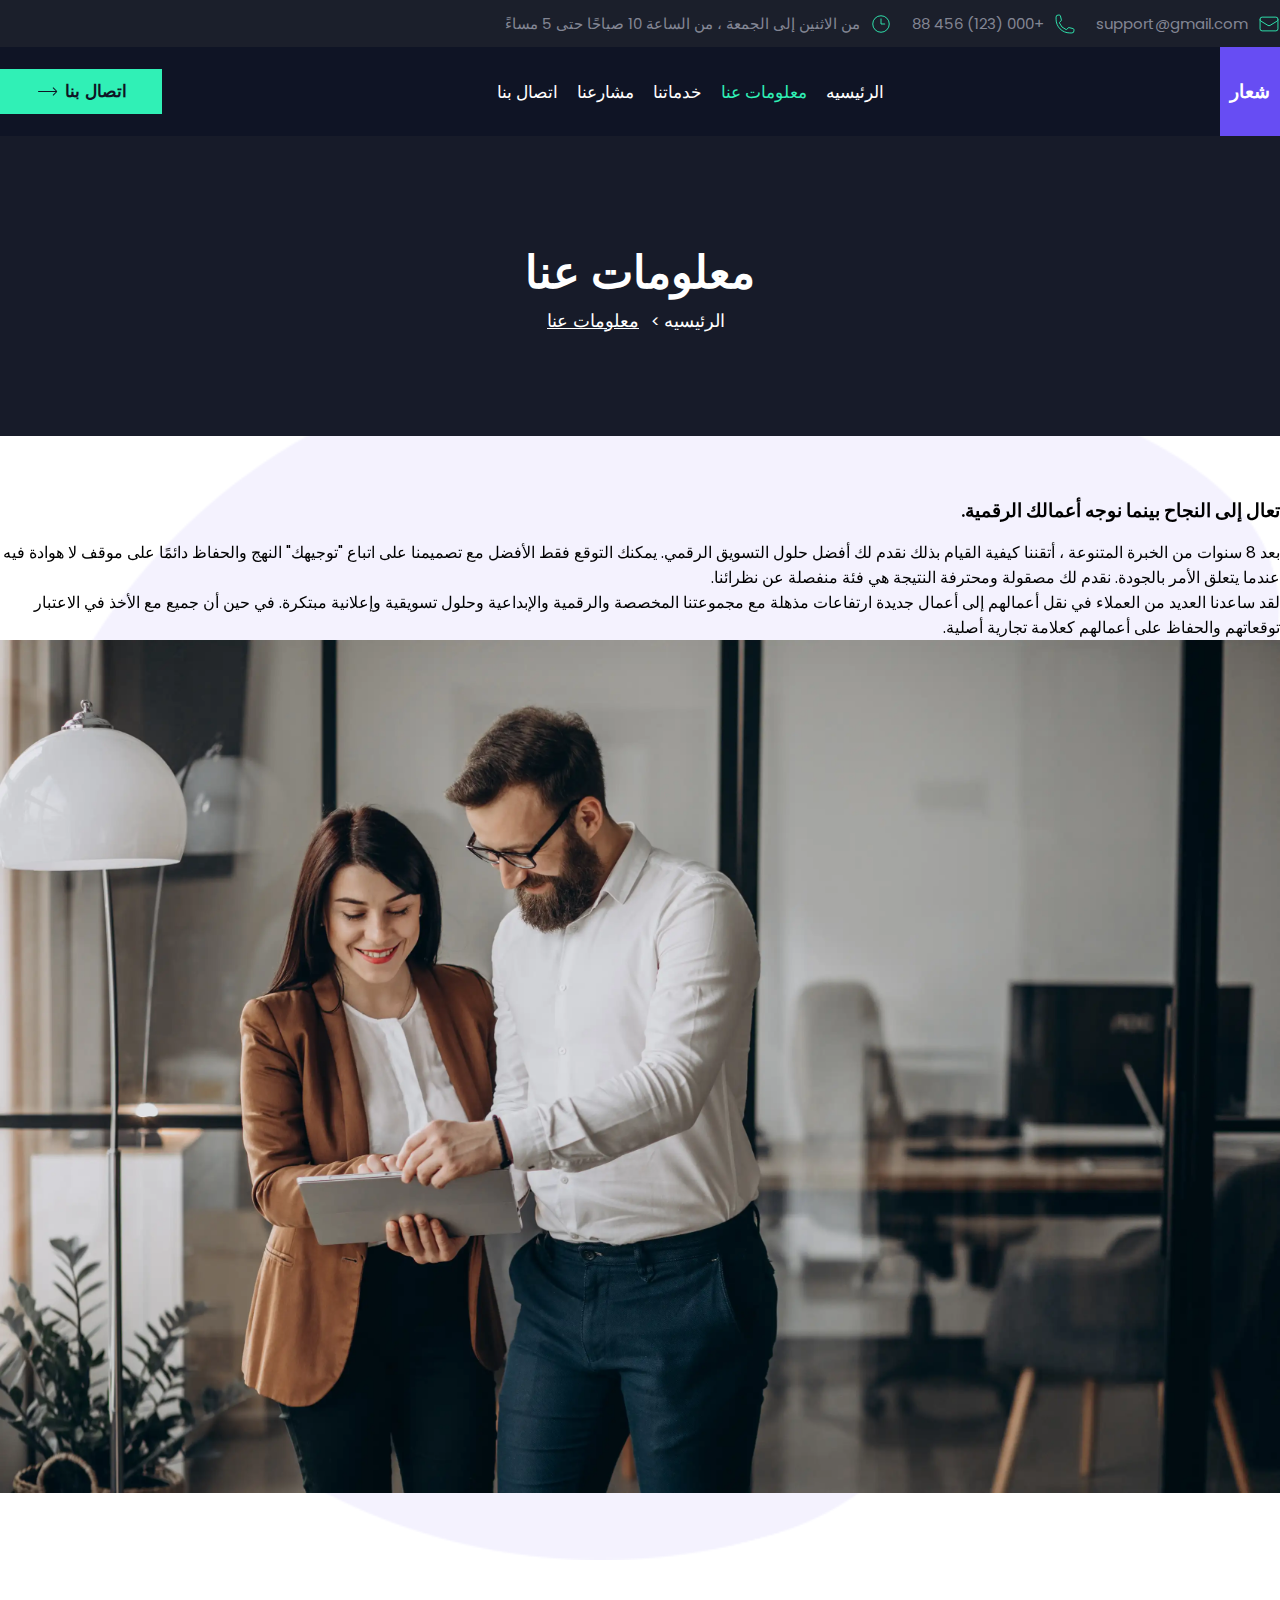
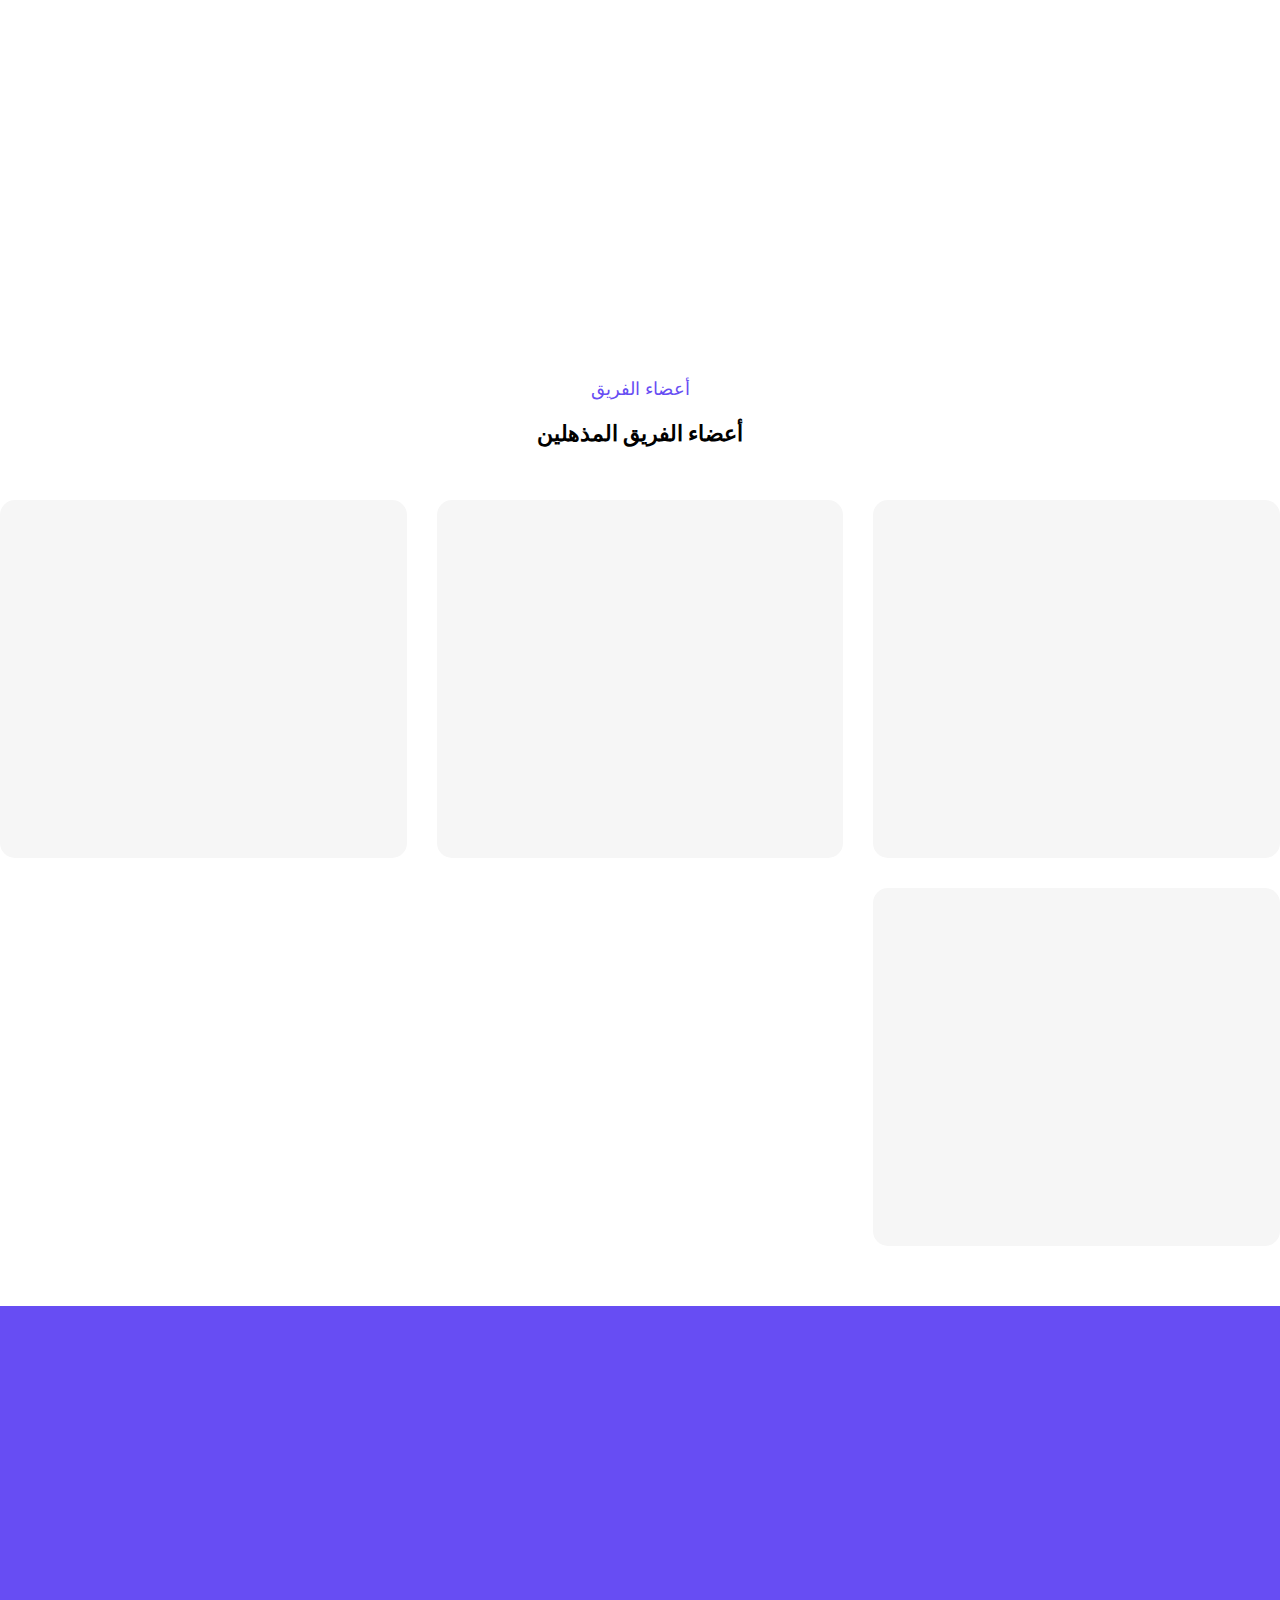
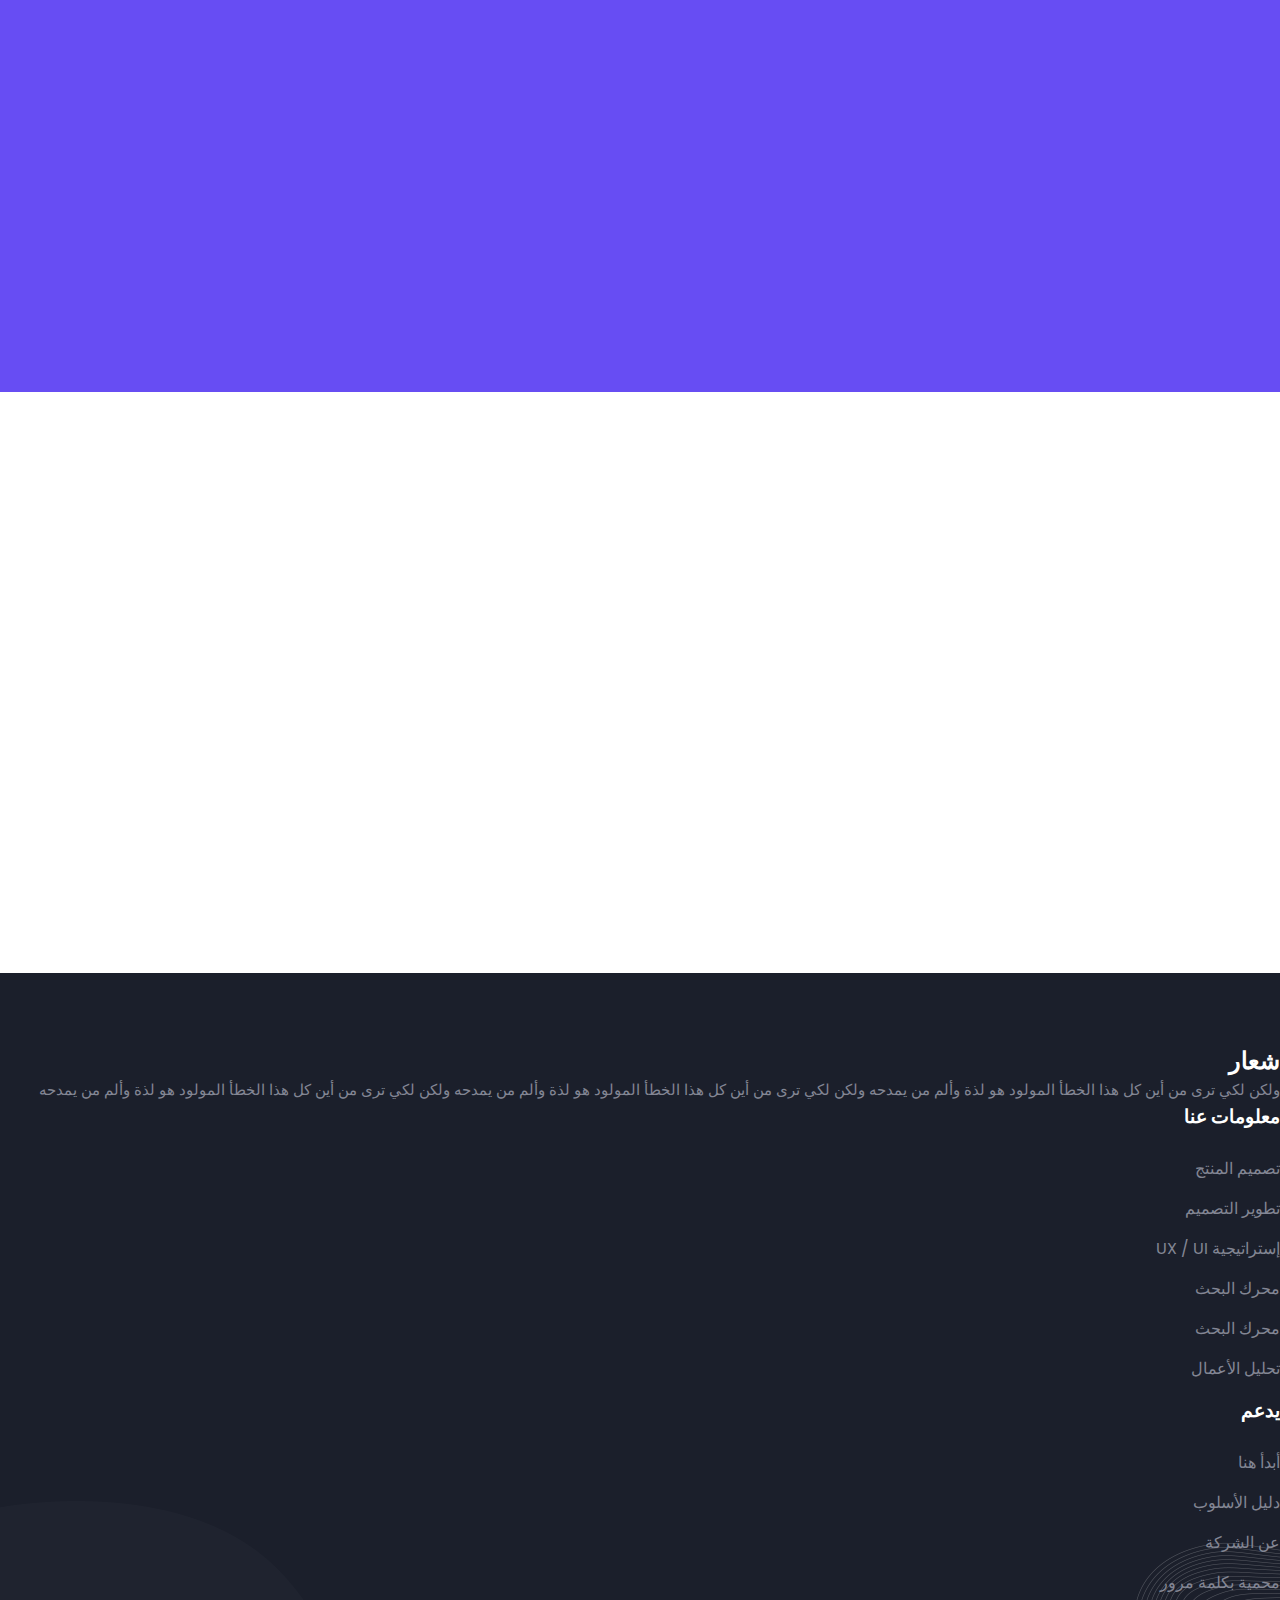
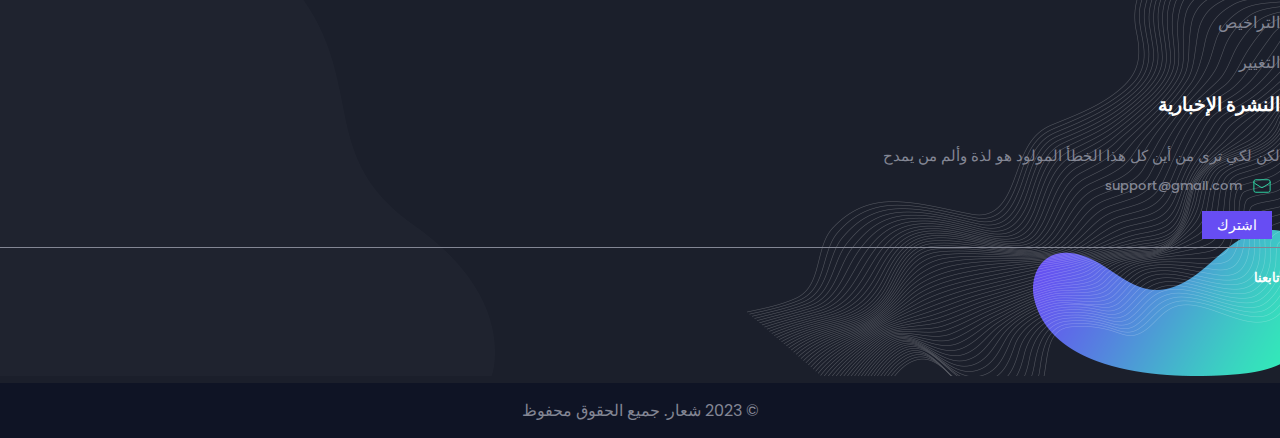
<file: about.html>
<!DOCTYPE html>
<html lang="en" dir="rtl">
  <head>
    <meta charset="UTF-8" />
    <meta http-equiv="X-UA-Compatible" content="IE=edge" />
    <meta name="viewport" content="width=device-width, initial-scale=1.0" />
    <title>programing website | معلومات عنا</title>
    <link rel="stylesheet" href="css/style-ar.css" />
    <link
      href="https://cdn.jsdelivr.net/npm/bootstrap@5.3.0-alpha2/dist/css/bootstrap.min.css"
      rel="stylesheet"
      integrity="sha384-aFq/bzH65dt+w6FI2ooMVUpc+21e0SRygnTpmBvdBgSdnuTN7QbdgL+OapgHtvPp"
      crossorigin="anonymous"
    />
    <link
      rel="stylesheet"
      href="https://cdnjs.cloudflare.com/ajax/libs/font-awesome/6.4.0/css/all.min.css"
      integrity="sha512-iecdLmaskl7CVkqkXNQ/ZH/XLlvWZOJyj7Yy7tcenmpD1ypASozpmT/E0iPtmFIB46ZmdtAc9eNBvH0H/ZpiBw=="
      crossorigin="anonymous"
      referrerpolicy="no-referrer"
    />
    <link href="https://unpkg.com/aos@2.3.1/dist/aos.css" rel="stylesheet" />
    <script src="https://unpkg.com/aos@2.3.1/dist/aos.js"></script>
  </head>
  <body>
    <!-- start header top -->
    <div class="header-top">
      <div class="container">
        <div class="header-top-warpper">
          <div class="information-items">
            <div class="item">
              <svg
                xmlns="http://www.w3.org/2000/svg"
                fill="none"
                viewBox="0 0 24 24"
                strokeWidth="{1.5}"
                stroke="currentColor"
                className="w-6 h-6"
              >
                <path
                  strokeLinecap="round"
                  strokeLinejoin="round"
                  d="M21.75 6.75v10.5a2.25 2.25 0 01-2.25 2.25h-15a2.25 2.25 0 01-2.25-2.25V6.75m19.5 0A2.25 2.25 0 0019.5 4.5h-15a2.25 2.25 0 00-2.25 2.25m19.5 0v.243a2.25 2.25 0 01-1.07 1.916l-7.5 4.615a2.25 2.25 0 01-2.36 0L3.32 8.91a2.25 2.25 0 01-1.07-1.916V6.75"
                />
              </svg>
              <span>support@gmail.com</span>
            </div>
            <div class="item">
              <svg
                xmlns="http://www.w3.org/2000/svg"
                fill="none"
                viewBox="0 0 24 24"
                strokeWidth="{1.5}"
                stroke="currentColor"
                className="w-6 h-6"
              >
                <path
                  strokeLinecap="round"
                  strokeLinejoin="round"
                  d="M2.25 6.75c0 8.284 6.716 15 15 15h2.25a2.25 2.25 0 002.25-2.25v-1.372c0-.516-.351-.966-.852-1.091l-4.423-1.106c-.44-.11-.902.055-1.173.417l-.97 1.293c-.282.376-.769.542-1.21.38a12.035 12.035 0 01-7.143-7.143c-.162-.441.004-.928.38-1.21l1.293-.97c.363-.271.527-.734.417-1.173L6.963 3.102a1.125 1.125 0 00-1.091-.852H4.5A2.25 2.25 0 002.25 4.5v2.25z"
                />
              </svg>

              <span>+000 (123) 456 88</span>
            </div>
            <div class="item">
              <svg
                xmlns="http://www.w3.org/2000/svg"
                fill="none"
                viewBox="0 0 24 24"
                strokeWidth="{1.5}"
                stroke="currentColor"
                className="w-6 h-6"
              >
                <path
                  strokeLinecap="round"
                  strokeLinejoin="round"
                  d="M12 6v6h4.5m4.5 0a9 9 0 11-18 0 9 9 0 0118 0z"
                />
              </svg>

              <span
                >من الاثنين إلى الجمعة ، من الساعة 10 صباحًا حتى 5 مساءً</span
              >
            </div>
          </div>

          <div class="social">
            <a href="#">
              <i class="fa-brands fa-facebook-f"></i>
            </a>
            <a href="#">
              <i class="fa-brands fa-twitter"></i>
            </a>
            <a href="#">
              <i class="fa-brands fa-instagram"></i>
            </a>
            <a href="#">
              <i class="fa-brands fa-linkedin"></i>
            </a>
          </div>
        </div>
      </div>
    </div>
    <!-- end header top -->

    <!-- start main header -->
    <div class="main-header">
      <div class="container">
        <div class="main-header-warpper">
          <div class="logo">
            <h3>شعار</h3>
          </div>

          <div class="links">
            <a href="index.html" class="link">الرئيسيه</a>
            <a href="about.html" class="link active">معلومات عنا</a>
            <a href="services.html" class="link">خدماتنا</a>
            <a href="Portfolio.html" class="link"> مشارعنا</a>
            <a href="contact.html" class="link">اتصال بنا</a>
          </div>

          <div class="header-right">
            <div class="btn-menu">
              <svg
                xmlns="http://www.w3.org/2000/svg"
                fill="none"
                viewBox="0 0 24 24"
                strokeWidth="{1.5}"
                stroke="currentColor"
                className="w-6 h-6"
              >
                <path
                  strokeLinecap="round"
                  strokeLinejoin="round"
                  d="M3.75 6.75h16.5M3.75 12h16.5m-16.5 5.25h16.5"
                />
              </svg>
            </div>

            <button class="btn-main">
              اتصال بنا<svg
                xmlns="http://www.w3.org/2000/svg"
                fill="none"
                viewBox="0 0 24 24"
                strokeWidth="{1.5}"
                stroke="currentColor"
                className="w-6 h-6"
              >
                <path
                  strokeLinecap="round"
                  strokeLinejoin="round"
                  d="M17.25 8.25L21 12m0 0l-3.75 3.75M21 12H3"
                />
              </svg>
            </button>
          </div>
        </div>
      </div>
    </div>
    <!-- end main header -->

    <!-- start menu mobile -->
    <div class="menu-mobile">
      <div class="content">
        <span class="close-menu">
          <svg
            xmlns="http://www.w3.org/2000/svg"
            fill="none"
            viewBox="0 0 24 24"
            stroke-width="1.5"
            stroke="currentColor"
            class="w-6 h-6"
          >
            <path
              stroke-linecap="round"
              stroke-linejoin="round"
              d="M6 18L18 6M6 6l12 12"
            />
          </svg>
        </span>

        <h3 class="title">شعار</h3>

        <div class="links">
          <a href="index.html" class="link">الرئيسيه</a>
          <a href="about.html" class="link active">معلومات عنا</a>
          <a href="services.html" class="link">خدماتنا</a>
          <a href="Portfolio.html" class="link"> مشارعنا</a>
          <a href="contact.html" class="link">اتصال بنا</a>
        </div>
      </div>
    </div>
    <!-- end menu mobile -->

    <!-- start page title warpper -->
    <div class="page-title-warpper" data-aos="zoom-in-down">
      <div class="container">
        <div class="content">
          <h2>معلومات عنا</h2>
          <div class="path">
            <a href="index.html">الرئيسيه</a> >
            <a href="about.html">معلومات عنا</a>
          </div>
        </div>
      </div>
    </div>
    <!-- end page title warpper -->

    <!-- start عن الشركة -->
    <div class="about-company">
      <div class="container">
        <div class="row line">
          <div class="col-12 col-md-6 left" data-aos="fade-right">
            <div class="text">
              <h3>تعال إلى النجاح بينما نوجه أعمالك الرقمية.</h3>
              <p>
                بعد 8 سنوات من الخبرة المتنوعة ، أتقننا كيفية القيام بذلك نقدم
                لك أفضل حلول التسويق الرقمي. يمكنك التوقع فقط الأفضل مع تصميمنا
                على اتباع "توجيهك" النهج والحفاظ دائمًا على موقف لا هوادة فيه
                عندما يتعلق الأمر بالجودة. نقدم لك مصقولة ومحترفة النتيجة هي فئة
                منفصلة عن نظرائنا.
              </p>
              <p>
                لقد ساعدنا العديد من العملاء في نقل أعمالهم إلى أعمال جديدة
                ارتفاعات مذهلة مع مجموعتنا المخصصة والرقمية والإبداعية وحلول
                تسويقية وإعلانية مبتكرة. في حين أن جميع مع الأخذ في الاعتبار
                توقعاتهم والحفاظ على أعمالهم كعلامة تجارية أصلية.
              </p>
            </div>
          </div>
          <div class="col-12 col-md-6 right" data-aos="fade-left">
            <div class="image">
              <img src="images/ab2.webp" alt="" />
            </div>
          </div>
        </div>
      </div>
    </div>
    <!-- end عن الشركة -->

    <!-- start features company -->
    <div class="features-company">
      <div class="container">
        <div class="boxs">
          <div class="box" data-aos="fade-right">
            <img src="images/simplicity.png" alt="" />
            <h4>بساطة</h4>
            <p>
              مع أكثر من 20 عامًا من الخبرة ، نعمل على تقديم أفضل خدمة لعملائنا.
            </p>
          </div>
          <div class="box" data-aos="fade-up">
            <img src="images/social-media.png" alt="" />
            <h4>Social Good</h4>
            <p>
              مع أكثر من 20 عامًا من الخبرة ، نعمل على تقديم أفضل خدمة لعملائنا.
            </p>
          </div>
          <div class="box" data-aos="fade-left">
            <img src="images/partner.png" alt="" />
            <h4>Trust Partner</h4>
            <p>
              مع أكثر من 20 عامًا من الخبرة ، نعمل على تقديم أفضل خدمة لعملائنا.
            </p>
          </div>
        </div>
      </div>
    </div>
    <!-- end features company -->

    <!-- start team member -->
    <div class="team-member">
      <div class="container">
        <span class="subtitle">أعضاء الفريق </span>
        <h2 class="title">أعضاء الفريق المذهلين</h2>
        <div class="boxs">
          <div class="box">
            <img src="images/member1.jpg" alt="" data-aos="flip-left" />

            <div class="text" data-aos="fade-right">
              <h4 class="title-box">Johnathan P. Bailey</h4>
              <span class="job-title">UX/UI Designer</span>
            </div>

            <div class="social" data-aos="fade-left">
              <a href="#">
                <i class="fa-brands fa-facebook-f"></i>
              </a>
              <a href="#">
                <i class="fa-brands fa-twitter"></i>
              </a>
              <a href="#">
                <i class="fa-brands fa-instagram"></i>
              </a>
              <a href="#">
                <i class="fa-brands fa-linkedin"></i>
              </a>
            </div>
          </div>
          <div class="box">
            <img src="images/member2.jpg" alt="" data-aos="flip-right" />

            <div class="text" data-aos="fade-left">
              <h4 class="title-box">Mark M. Hughes</h4>
              <span class="job-title">Web Developer</span>
            </div>

            <div class="social" data-aos="fade-right">
              <a href="#">
                <i class="fa-brands fa-facebook-f"></i>
              </a>
              <a href="#">
                <i class="fa-brands fa-twitter"></i>
              </a>
              <a href="#">
                <i class="fa-brands fa-instagram"></i>
              </a>
              <a href="#">
                <i class="fa-brands fa-linkedin"></i>
              </a>
            </div>
          </div>
          <div class="box">
            <img src="images/member3.jpg" alt="" data-aos="flip-right" />

            <div class="text" data-aos="fade-left">
              <h4 class="title-box">Donald B. Mitchell</h4>
              <span class="job-title">Software Engineer</span>
            </div>

            <div class="social" data-aos="fade-right">
              <a href="#">
                <i class="fa-brands fa-facebook-f"></i>
              </a>
              <a href="#">
                <i class="fa-brands fa-twitter"></i>
              </a>
              <a href="#">
                <i class="fa-brands fa-instagram"></i>
              </a>
              <a href="#">
                <i class="fa-brands fa-linkedin"></i>
              </a>
            </div>
          </div>
          <div class="box">
            <img src="images/member4.jpg" alt="" data-aos="flip-right" />

            <div class="text" data-aos="fade-left">
              <h4 class="title-box">Bennie N. Bannister</h4>
              <span class="job-title">Senior Consultant</span>
            </div>

            <div class="social" data-aos="fade-right">
              <a href="#">
                <i class="fa-brands fa-facebook-f"></i>
              </a>
              <a href="#">
                <i class="fa-brands fa-twitter"></i>
              </a>
              <a href="#">
                <i class="fa-brands fa-instagram"></i>
              </a>
              <a href="#">
                <i class="fa-brands fa-linkedin"></i>
              </a>
            </div>
          </div>
        </div>
      </div>
    </div>
    <!-- end team member -->

    <!-- start Company Statistics -->
    <div class="company-statistics">
      <div class="container">
        <span class="subtitle" data-aos="fade-down">إحصائيات الشركة </span>
        <h2 class="title" data-aos="fade-up">تعرف على إحصائيات الشركة</h2>
        <div class="boxs">
          <div class="box" data-aos="fade-right">
            <div class="image">
              <img src="images/vision.png" alt="" />
            </div>
            <div class="text">
              <h1>2563+</h1>
              <span>استكمال المشروع</span>
            </div>
          </div>
          <div class="box" data-aos="fade-up">
            <div class="image">
              <img src="images/value.png" alt="" />
            </div>
            <div class="text">
              <h1>98%</h1>
              <span>عملاء سعداء</span>
            </div>
          </div>
          <div class="box" data-aos="fade-down">
            <div class="image">
              <img src="images/award.png" alt="" />
            </div>
            <div class="text">
              <h1>63k+</h1>
              <span>الحائز على جائزة</span>
            </div>
          </div>
          <div class="box" data-aos="fade-left">
            <div class="image">
              <img src="images/suitcase.png" alt="" />
            </div>
            <div class="text">
              <h1>36+</h1>
              <span>سنوات خبرة</span>
            </div>
          </div>
        </div>
      </div>
    </div>
    <!-- end Company Statistics -->

    <!-- start Clients Feedback -->
    <div class="client-feedback">
      <div class="container">
        <div class="content">
          <span class="subtitle" data-aos="fade-right">ملاحظات العملاء</span>
          <h2 class="title" data-aos="fade-left">ماذا يقول لنا عملاؤنا</h2>
          <div class="boxs">
            <div class="box" data-aos="zoom-in-down">
              <div class="image">
                <img src="images/member1.jpg" alt="" />
              </div>
              <div class="info">
                <div class="head">
                  <h5 class="title-box">عمل ممتاز</h5>
                  <div class="stars">
                    <i class="fa-solid fa-star"></i>
                    <i class="fa-solid fa-star"></i>
                    <i class="fa-solid fa-star"></i>
                    <i class="fa-solid fa-star"></i>
                  </div>
                </div>
                <p class="desc">
                  مع أكثر من 20 عامًا من الخبرة ، نعمل على تقديم أفضل خدمة
                  لعملائنا.مع أكثر من 20 عامًا من الخبرة ، نعمل على تقديم أفضل
                  خدمة لعملائنا.
                </p>
                <div class="footer-box">
                  <i class="fa-solid fa-quote-left"></i>
                  <div class="client">
                    <h5 class="name">Andrew D.Bricker</h5>
                    <span class="position">Senior Manager</span>
                  </div>
                </div>
              </div>
            </div>
            <div class="box" data-aos="zoom-in-down">
              <div class="image">
                <img src="images/member2.jpg" alt="" />
              </div>
              <div class="info">
                <div class="head">
                  <h5 class="title-box">عمل ممتاز</h5>
                  <div class="stars">
                    <i class="fa-solid fa-star"></i>
                    <i class="fa-solid fa-star"></i>
                    <i class="fa-solid fa-star"></i>
                  </div>
                </div>
                <p class="desc">
                  مع أكثر من 20 عامًا من الخبرة ، نعمل على تقديم أفضل خدمة
                  لعملائنا.مع أكثر من 20 عامًا من الخبرة ، نعمل على تقديم أفضل
                  خدمة لعملائنا.
                </p>
                <div class="footer-box">
                  <i class="fa-solid fa-quote-left"></i>
                  <div class="client">
                    <h5 class="name">Jose T.McMichaelr</h5>
                    <span class="position">Senior Manager</span>
                  </div>
                </div>
              </div>
            </div>
          </div>
        </div>
      </div>
    </div>
    <!-- end Clients Feedback -->

    <!-- start footer -->
    <footer>
      <div class="container">
        <div class="row content">
          <div class="col-12 col-md-4">
            <div class="logo">
              <h2>شعار</h2>
            </div>
            <p class="desc">
              ولكن لكي ترى من أين كل هذا الخطأ المولود هو لذة وألم من يمدحه ولكن
              لكي ترى من أين كل هذا الخطأ المولود هو لذة وألم من يمدحه ولكن لكي
              ترى من أين كل هذا الخطأ المولود هو لذة وألم من يمدحه
            </p>
          </div>
          <div class="col-12 col-md-2">
            <div class="items">
              <h3>معلومات عنا</h3>
              <span>تصميم المنتج</span>
              <span>تطوير التصميم</span>
              <span>إستراتيجية UX / UI</span>
              <span>محرك البحث</span>
              <span>محرك البحث</span>
              <span>تحليل الأعمال</span>
            </div>
          </div>
          <div class="col-12 col-md-2">
            <div class="items">
              <h3>يدعم</h3>
              <span>أبدأ هنا</span>
              <span>دليل الأسلوب</span>
              <span>عن الشركة</span>
              <span>محمية بكلمة مرور</span>
              <span>التراخيص</span>
              <span>التغيير</span>
            </div>
          </div>
          <div class="col-12 col-md-4">
            <div class="items">
              <h3>النشرة الإخبارية</h3>
              <p class="desc">
                لكن لكي ترى من أين كل هذا الخطأ المولود هو لذة وألم من يمدح
              </p>
              <div
                class="d-flex justify-content-between align-items-center sign-dev"
              >
                <div class="item">
                  <svg
                    xmlns="http://www.w3.org/2000/svg"
                    fill="none"
                    viewBox="0 0 24 24"
                    strokewidth="{1.5}"
                    stroke="currentColor"
                    classname="w-6 h-6"
                  >
                    <path
                      strokelinecap="round"
                      strokelinejoin="round"
                      d="M21.75 6.75v10.5a2.25 2.25 0 01-2.25 2.25h-15a2.25 2.25 0 01-2.25-2.25V6.75m19.5 0A2.25 2.25 0 0019.5 4.5h-15a2.25 2.25 0 00-2.25 2.25m19.5 0v.243a2.25 2.25 0 01-1.07 1.916l-7.5 4.615a2.25 2.25 0 01-2.36 0L3.32 8.91a2.25 2.25 0 01-1.07-1.916V6.75"
                    ></path>
                  </svg>
                  <span>support@gmail.com</span>
                </div>
                <button class="btn-sign">اشترك</button>
              </div>
              <div class="social-container">
                <h5>تابعنا</h5>
                <div class="social">
                  <a href="#">
                    <i class="fa-brands fa-facebook-f"></i>
                  </a>
                  <a href="#">
                    <i class="fa-brands fa-twitter"></i>
                  </a>
                  <a href="#">
                    <i class="fa-brands fa-instagram"></i>
                  </a>
                  <a href="#">
                    <i class="fa-brands fa-linkedin"></i>
                  </a>
                </div>
              </div>
            </div>
          </div>
        </div>
      </div>
      <div class="footer-bg-shape">
        <img src="images/footer-right.png" alt="" />
      </div>
      <div class="footer-bg-line">
        <img src="images/footer-bg-line-shape.png" alt="" />
      </div>
      <div class="footer-bg-wave">
        <img src="images/footer-bg-weve-shape.png" alt="" />
      </div>
    </footer>

    <div class="footer-bottom">
      <div class="container">
        <p>© 2023 شعار. جميع الحقوق محفوظ</p>
      </div>
    </div>
    <!-- end footer -->

    <script
      src="https://cdn.jsdelivr.net/npm/bootstrap@5.3.0-alpha2/dist/js/bootstrap.bundle.min.js"
      integrity="sha384-qKXV1j0HvMUeCBQ+QVp7JcfGl760yU08IQ+GpUo5hlbpg51QRiuqHAJz8+BrxE/N"
      crossorigin="anonymous"
    ></script>
    <script src="js/menu-mobile.js"></script>
    <script>
      AOS.init();
    </script>
  </body>
</html>
</file>
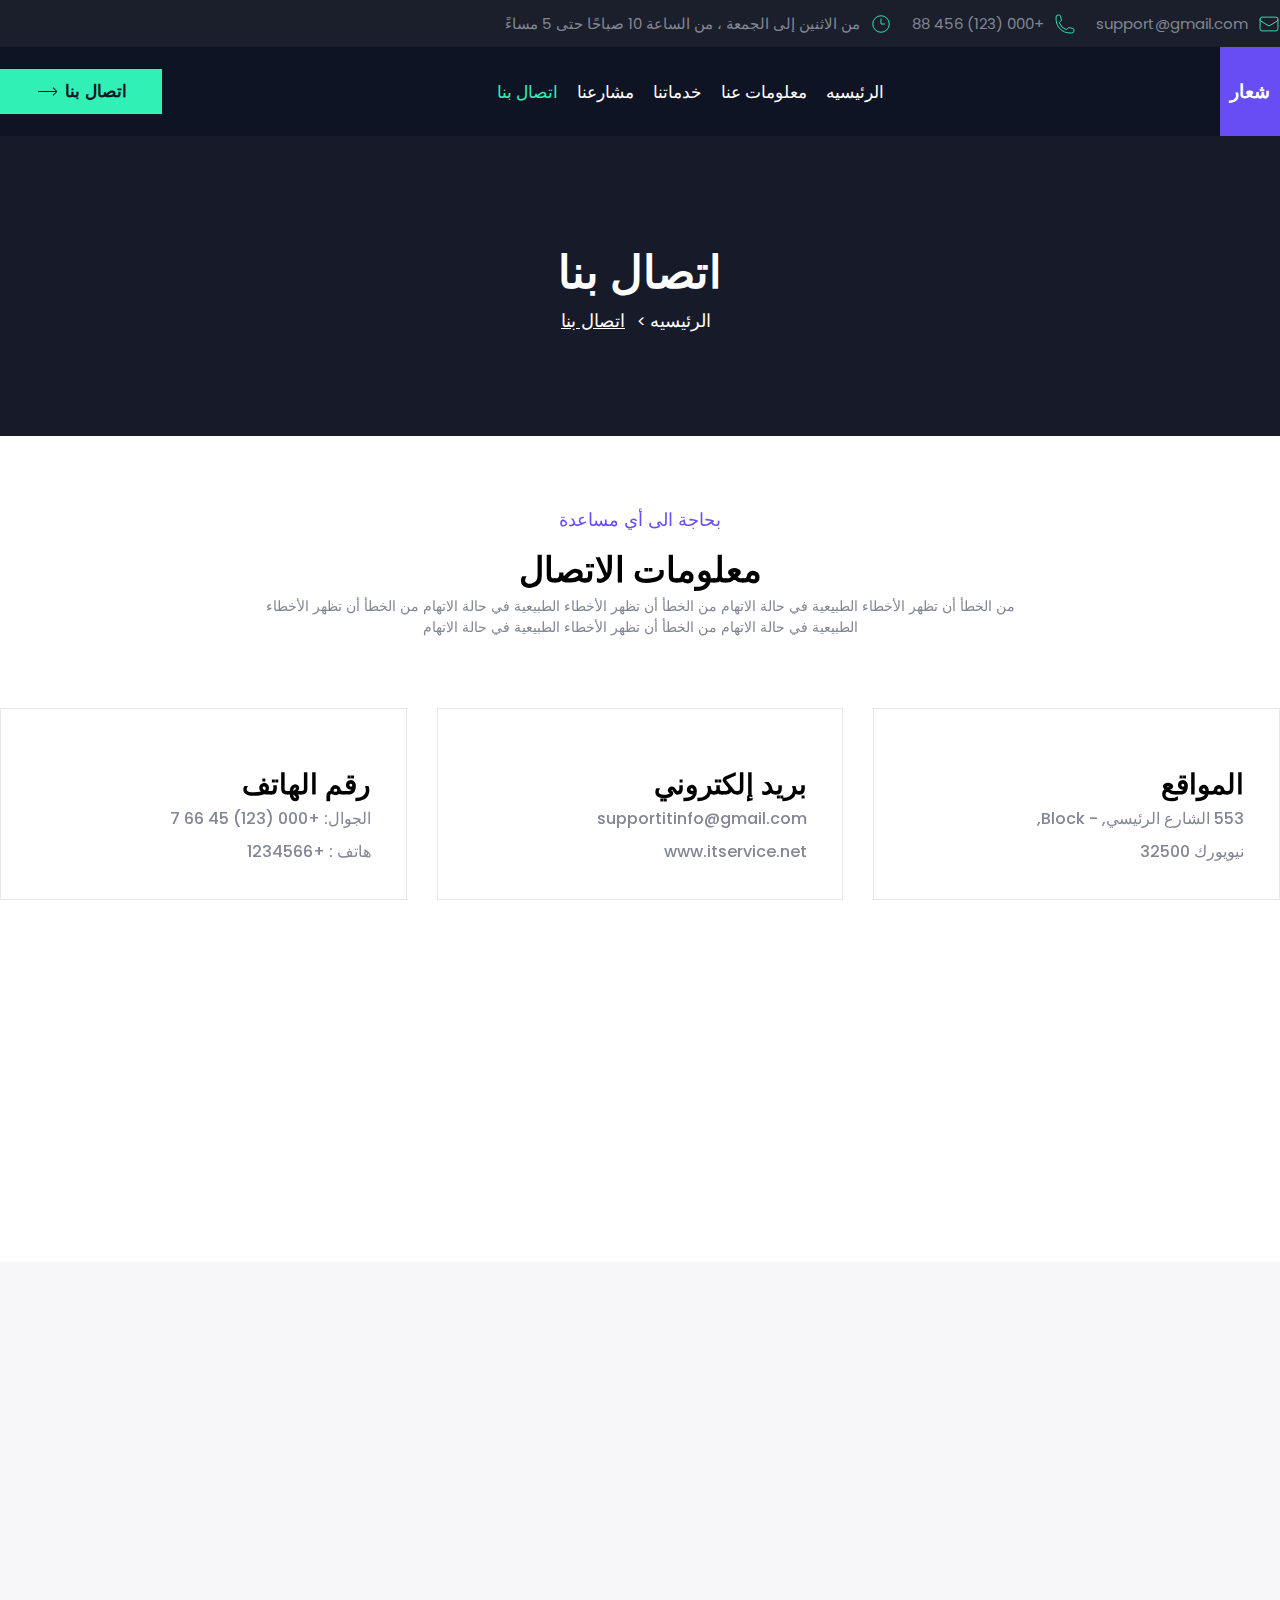
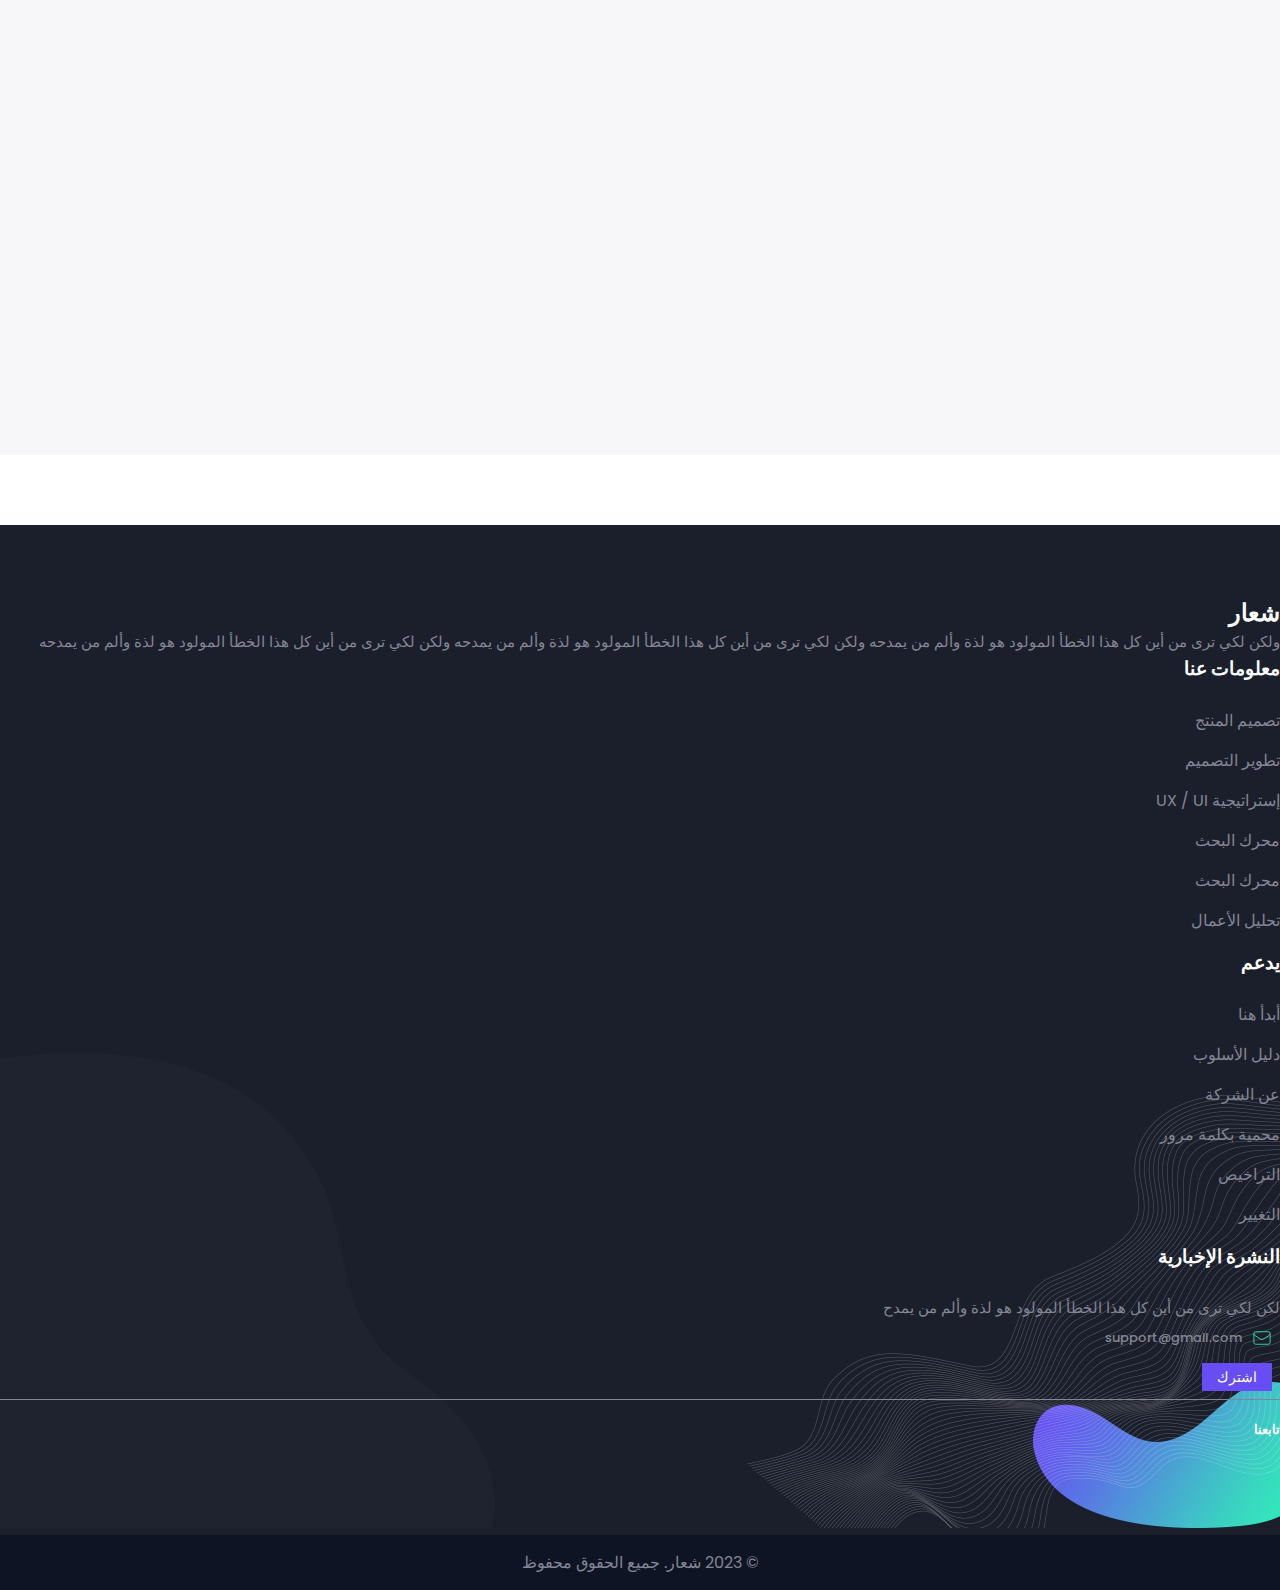
<file: contact.html>
<!DOCTYPE html>
<html lang="en" dir="rtl">
  <head>
    <meta charset="UTF-8" />
    <meta http-equiv="X-UA-Compatible" content="IE=edge" />
    <meta name="viewport" content="width=device-width, initial-scale=1.0" />
    <title>programing website | اتصال بنا us</title>
    <link rel="stylesheet" href="css/style-ar.css" />
    <link
      href="https://cdn.jsdelivr.net/npm/bootstrap@5.3.0-alpha2/dist/css/bootstrap.min.css"
      rel="stylesheet"
      integrity="sha384-aFq/bzH65dt+w6FI2ooMVUpc+21e0SRygnTpmBvdBgSdnuTN7QbdgL+OapgHtvPp"
      crossorigin="anonymous"
    />
    <link
      rel="stylesheet"
      href="https://cdnjs.cloudflare.com/ajax/libs/font-awesome/6.4.0/css/all.min.css"
      integrity="sha512-iecdLmaskl7CVkqkXNQ/ZH/XLlvWZOJyj7Yy7tcenmpD1ypASozpmT/E0iPtmFIB46ZmdtAc9eNBvH0H/ZpiBw=="
      crossorigin="anonymous"
      referrerpolicy="no-referrer"
    />
    <link href="https://unpkg.com/aos@2.3.1/dist/aos.css" rel="stylesheet" />
    <script src="https://unpkg.com/aos@2.3.1/dist/aos.js"></script>
  </head>
  <body>
    <!-- start header top -->
    <div class="header-top">
      <div class="container">
        <div class="header-top-warpper">
          <div class="information-items">
            <div class="item">
              <svg
                xmlns="http://www.w3.org/2000/svg"
                fill="none"
                viewBox="0 0 24 24"
                strokeWidth="{1.5}"
                stroke="currentColor"
                className="w-6 h-6"
              >
                <path
                  strokeLinecap="round"
                  strokeLinejoin="round"
                  d="M21.75 6.75v10.5a2.25 2.25 0 01-2.25 2.25h-15a2.25 2.25 0 01-2.25-2.25V6.75m19.5 0A2.25 2.25 0 0019.5 4.5h-15a2.25 2.25 0 00-2.25 2.25m19.5 0v.243a2.25 2.25 0 01-1.07 1.916l-7.5 4.615a2.25 2.25 0 01-2.36 0L3.32 8.91a2.25 2.25 0 01-1.07-1.916V6.75"
                />
              </svg>
              <span>support@gmail.com</span>
            </div>
            <div class="item">
              <svg
                xmlns="http://www.w3.org/2000/svg"
                fill="none"
                viewBox="0 0 24 24"
                strokeWidth="{1.5}"
                stroke="currentColor"
                className="w-6 h-6"
              >
                <path
                  strokeLinecap="round"
                  strokeLinejoin="round"
                  d="M2.25 6.75c0 8.284 6.716 15 15 15h2.25a2.25 2.25 0 002.25-2.25v-1.372c0-.516-.351-.966-.852-1.091l-4.423-1.106c-.44-.11-.902.055-1.173.417l-.97 1.293c-.282.376-.769.542-1.21.38a12.035 12.035 0 01-7.143-7.143c-.162-.441.004-.928.38-1.21l1.293-.97c.363-.271.527-.734.417-1.173L6.963 3.102a1.125 1.125 0 00-1.091-.852H4.5A2.25 2.25 0 002.25 4.5v2.25z"
                />
              </svg>

              <span>+000 (123) 456 88</span>
            </div>
            <div class="item">
              <svg
                xmlns="http://www.w3.org/2000/svg"
                fill="none"
                viewBox="0 0 24 24"
                strokeWidth="{1.5}"
                stroke="currentColor"
                className="w-6 h-6"
              >
                <path
                  strokeLinecap="round"
                  strokeLinejoin="round"
                  d="M12 6v6h4.5m4.5 0a9 9 0 11-18 0 9 9 0 0118 0z"
                />
              </svg>

              <span
                >من الاثنين إلى الجمعة ، من الساعة 10 صباحًا حتى 5 مساءً</span
              >
            </div>
          </div>

          <div class="social">
            <a href="#">
              <i class="fa-brands fa-facebook-f"></i>
            </a>
            <a href="#">
              <i class="fa-brands fa-twitter"></i>
            </a>
            <a href="#">
              <i class="fa-brands fa-instagram"></i>
            </a>
            <a href="#">
              <i class="fa-brands fa-linkedin"></i>
            </a>
          </div>
        </div>
      </div>
    </div>
    <!-- end header top -->

    <!-- start main header -->
    <div class="main-header">
      <div class="container">
        <div class="main-header-warpper">
          <div class="logo">
            <h3>شعار</h3>
          </div>

          <div class="links">
            <a href="index.html" class="link">الرئيسيه</a>
            <a href="about.html" class="link">معلومات عنا</a>
            <a href="services.html" class="link">خدماتنا</a>
            <a href="Portfolio.html" class="link"> مشارعنا</a>
            <a href="contact.html" class="link active">اتصال بنا</a>
          </div>

          <div class="header-right">
            <div class="btn-menu">
              <svg
                xmlns="http://www.w3.org/2000/svg"
                fill="none"
                viewBox="0 0 24 24"
                strokeWidth="{1.5}"
                stroke="currentColor"
                className="w-6 h-6"
              >
                <path
                  strokeLinecap="round"
                  strokeLinejoin="round"
                  d="M3.75 6.75h16.5M3.75 12h16.5m-16.5 5.25h16.5"
                />
              </svg>
            </div>

            <button class="btn-main">
              اتصال بنا<svg
                xmlns="http://www.w3.org/2000/svg"
                fill="none"
                viewBox="0 0 24 24"
                strokeWidth="{1.5}"
                stroke="currentColor"
                className="w-6 h-6"
              >
                <path
                  strokeLinecap="round"
                  strokeLinejoin="round"
                  d="M17.25 8.25L21 12m0 0l-3.75 3.75M21 12H3"
                />
              </svg>
            </button>
          </div>
        </div>
      </div>
    </div>
    <!-- end main header -->

    <!-- start menu mobile -->
    <div class="menu-mobile">
      <div class="content">
        <span class="close-menu">
          <svg
            xmlns="http://www.w3.org/2000/svg"
            fill="none"
            viewBox="0 0 24 24"
            stroke-width="1.5"
            stroke="currentColor"
            class="w-6 h-6"
          >
            <path
              stroke-linecap="round"
              stroke-linejoin="round"
              d="M6 18L18 6M6 6l12 12"
            />
          </svg>
        </span>

        <h3 class="title">شعار</h3>

        <div class="links">
          <a href="index.html" class="link">الرئيسيه</a>
          <a href="about.html" class="link">معلومات عنا</a>
          <a href="services.html" class="link">خدماتنا</a>
          <a href="Portfolio.html" class="link"> مشارعنا</a>
          <a href="contact.html" class="link active">اتصال بنا</a>
        </div>
      </div>
    </div>
    <!-- end menu mobile -->

    <!-- start page title warpper -->
    <div class="page-title-warpper" data-aos="zoom-in-down">
      <div class="container">
        <div class="content">
          <h2>اتصال بنا</h2>
          <div class="path">
            <a href="index.html">الرئيسيه</a> >
            <a href="contact.html">اتصال بنا</a>
          </div>
        </div>
      </div>
    </div>
    <!-- end page title warpper -->

    <!-- start need help -->
    <div class="need-help">
      <div class="container">
        <span class="subtitle" data-aos="fade-down">بحاجة الى أي مساعدة</span>
        <h2 class="title" data-aos="fade-up">معلومات الاتصال</h2>
        <p class="desc" data-aos="fade-right">
          من الخطأ أن تظهر الأخطاء الطبيعية في حالة الاتهام من الخطأ أن تظهر
          الأخطاء الطبيعية في حالة الاتهام من الخطأ أن تظهر الأخطاء الطبيعية في
          حالة الاتهام من الخطأ أن تظهر الأخطاء الطبيعية في حالة الاتهام
        </p>

        <div class="boxs">
          <div class="box" data-aos="fade-right">
            <i class="fa-solid fa-location-dot"></i>

            <div class="text">
              <h4>المواقع</h4>
              <span>553 الشارع الرئيسي, - Block, </span>
              <span>نيويورك 32500 </span>
            </div>
          </div>
          <div class="box" data-aos="fade-down">
            <i class="fa-regular fa-envelope"></i>
            <div class="text">
              <h4>بريد إلكتروني</h4>
              <span>supportitinfo@gmail.com </span>
              <span>www.itservice.net </span>
            </div>
          </div>
          <div class="box" data-aos="fade-up">
            <i class="fa-solid fa-phone"></i>

            <div class="text">
              <h4>رقم الهاتف</h4>
              <span>الجوال: +000 (123) 45 66 7</span>
              <span>هاتف : +1234566 </span>
            </div>
          </div>
          <div class="box" data-aos="fade-left">
            <i class="fa-solid fa-clock"></i>

            <div class="text">
              <h4>العمل</h4>
              <span>عدد ساعات العمل</span>
              <span>08:00 صباحًا - 06:00 مساءً </span>
            </div>
          </div>
        </div>
      </div>
    </div>
    <!-- end need help -->

    <!-- start send message -->
    <div class="send-message">
      <div class="container">
        <span class="subtitle" data-aos="fade-down">ابقى على تواصل </span>
        <h2 class="title" data-aos="fade-up">أرسل لنا رسالة</h2>
        <p class="desc" data-aos="fade-right">
          من الخطأ أن تظهر الأخطاء الطبيعية في حالة الاتهام من الخطأ أن تظهر
          الأخطاء الطبيعية في حالة الاتهام من الخطأ أن تظهر الأخطاء الطبيعية في
          حالة الاتهام من الخطأ أن تظهر الأخطاء الطبيعية في حالة الاتهام
        </p>

        <form action="" data-aos="zoom-in">
          <div class="inputs">
            <input type="text" placeholder="اسمكبالكامل" />
            <input type="text" placeholder="رقم الهاتف" />
            <input type="text" placeholder="بريد إلكتروني" />
            <input type="text" placeholder="الموضع" />
            <textarea placeholder="اكتب رساله"></textarea>
          </div>

          <div class="btn-container">
            <button class="btn-message">أرسل رسالة</button>
          </div>
        </form>
      </div>
    </div>
    <!-- end send message -->

    <!-- start footer -->
    <footer>
      <div class="container">
        <div class="row content">
          <div class="col-12 col-md-4">
            <div class="logo">
              <h2>شعار</h2>
            </div>
            <p class="desc">
              ولكن لكي ترى من أين كل هذا الخطأ المولود هو لذة وألم من يمدحه ولكن
              لكي ترى من أين كل هذا الخطأ المولود هو لذة وألم من يمدحه ولكن لكي
              ترى من أين كل هذا الخطأ المولود هو لذة وألم من يمدحه
            </p>
          </div>
          <div class="col-12 col-md-2">
            <div class="items">
              <h3>معلومات عنا</h3>
              <span>تصميم المنتج</span>
              <span>تطوير التصميم</span>
              <span>إستراتيجية UX / UI</span>
              <span>محرك البحث</span>
              <span>محرك البحث</span>
              <span>تحليل الأعمال</span>
            </div>
          </div>
          <div class="col-12 col-md-2">
            <div class="items">
              <h3>يدعم</h3>
              <span>أبدأ هنا</span>
              <span>دليل الأسلوب</span>
              <span>عن الشركة</span>
              <span>محمية بكلمة مرور</span>
              <span>التراخيص</span>
              <span>التغيير</span>
            </div>
          </div>
          <div class="col-12 col-md-4">
            <div class="items">
              <h3>النشرة الإخبارية</h3>
              <p class="desc">
                لكن لكي ترى من أين كل هذا الخطأ المولود هو لذة وألم من يمدح
              </p>
              <div
                class="d-flex justify-content-between align-items-center sign-dev"
              >
                <div class="item">
                  <svg
                    xmlns="http://www.w3.org/2000/svg"
                    fill="none"
                    viewBox="0 0 24 24"
                    strokewidth="{1.5}"
                    stroke="currentColor"
                    classname="w-6 h-6"
                  >
                    <path
                      strokelinecap="round"
                      strokelinejoin="round"
                      d="M21.75 6.75v10.5a2.25 2.25 0 01-2.25 2.25h-15a2.25 2.25 0 01-2.25-2.25V6.75m19.5 0A2.25 2.25 0 0019.5 4.5h-15a2.25 2.25 0 00-2.25 2.25m19.5 0v.243a2.25 2.25 0 01-1.07 1.916l-7.5 4.615a2.25 2.25 0 01-2.36 0L3.32 8.91a2.25 2.25 0 01-1.07-1.916V6.75"
                    ></path>
                  </svg>
                  <span>support@gmail.com</span>
                </div>
                <button class="btn-sign">اشترك</button>
              </div>
              <div class="social-container">
                <h5>تابعنا</h5>
                <div class="social">
                  <a href="#">
                    <i class="fa-brands fa-facebook-f"></i>
                  </a>
                  <a href="#">
                    <i class="fa-brands fa-twitter"></i>
                  </a>
                  <a href="#">
                    <i class="fa-brands fa-instagram"></i>
                  </a>
                  <a href="#">
                    <i class="fa-brands fa-linkedin"></i>
                  </a>
                </div>
              </div>
            </div>
          </div>
        </div>
      </div>
      <div class="footer-bg-shape">
        <img src="images/footer-right.png" alt="" />
      </div>
      <div class="footer-bg-line">
        <img src="images/footer-bg-line-shape.png" alt="" />
      </div>
      <div class="footer-bg-wave">
        <img src="images/footer-bg-weve-shape.png" alt="" />
      </div>
    </footer>

    <div class="footer-bottom">
      <div class="container">
        <p>© 2023 شعار. جميع الحقوق محفوظ</p>
      </div>
    </div>
    <!-- end footer -->

    <script
      src="https://cdn.jsdelivr.net/npm/bootstrap@5.3.0-alpha2/dist/js/bootstrap.bundle.min.js"
      integrity="sha384-qKXV1j0HvMUeCBQ+QVp7JcfGl760yU08IQ+GpUo5hlbpg51QRiuqHAJz8+BrxE/N"
      crossorigin="anonymous"
    ></script>
    <script src="js/menu-mobile.js"></script>
    <script>
      AOS.init();
    </script>
  </body>
</html>
</file>
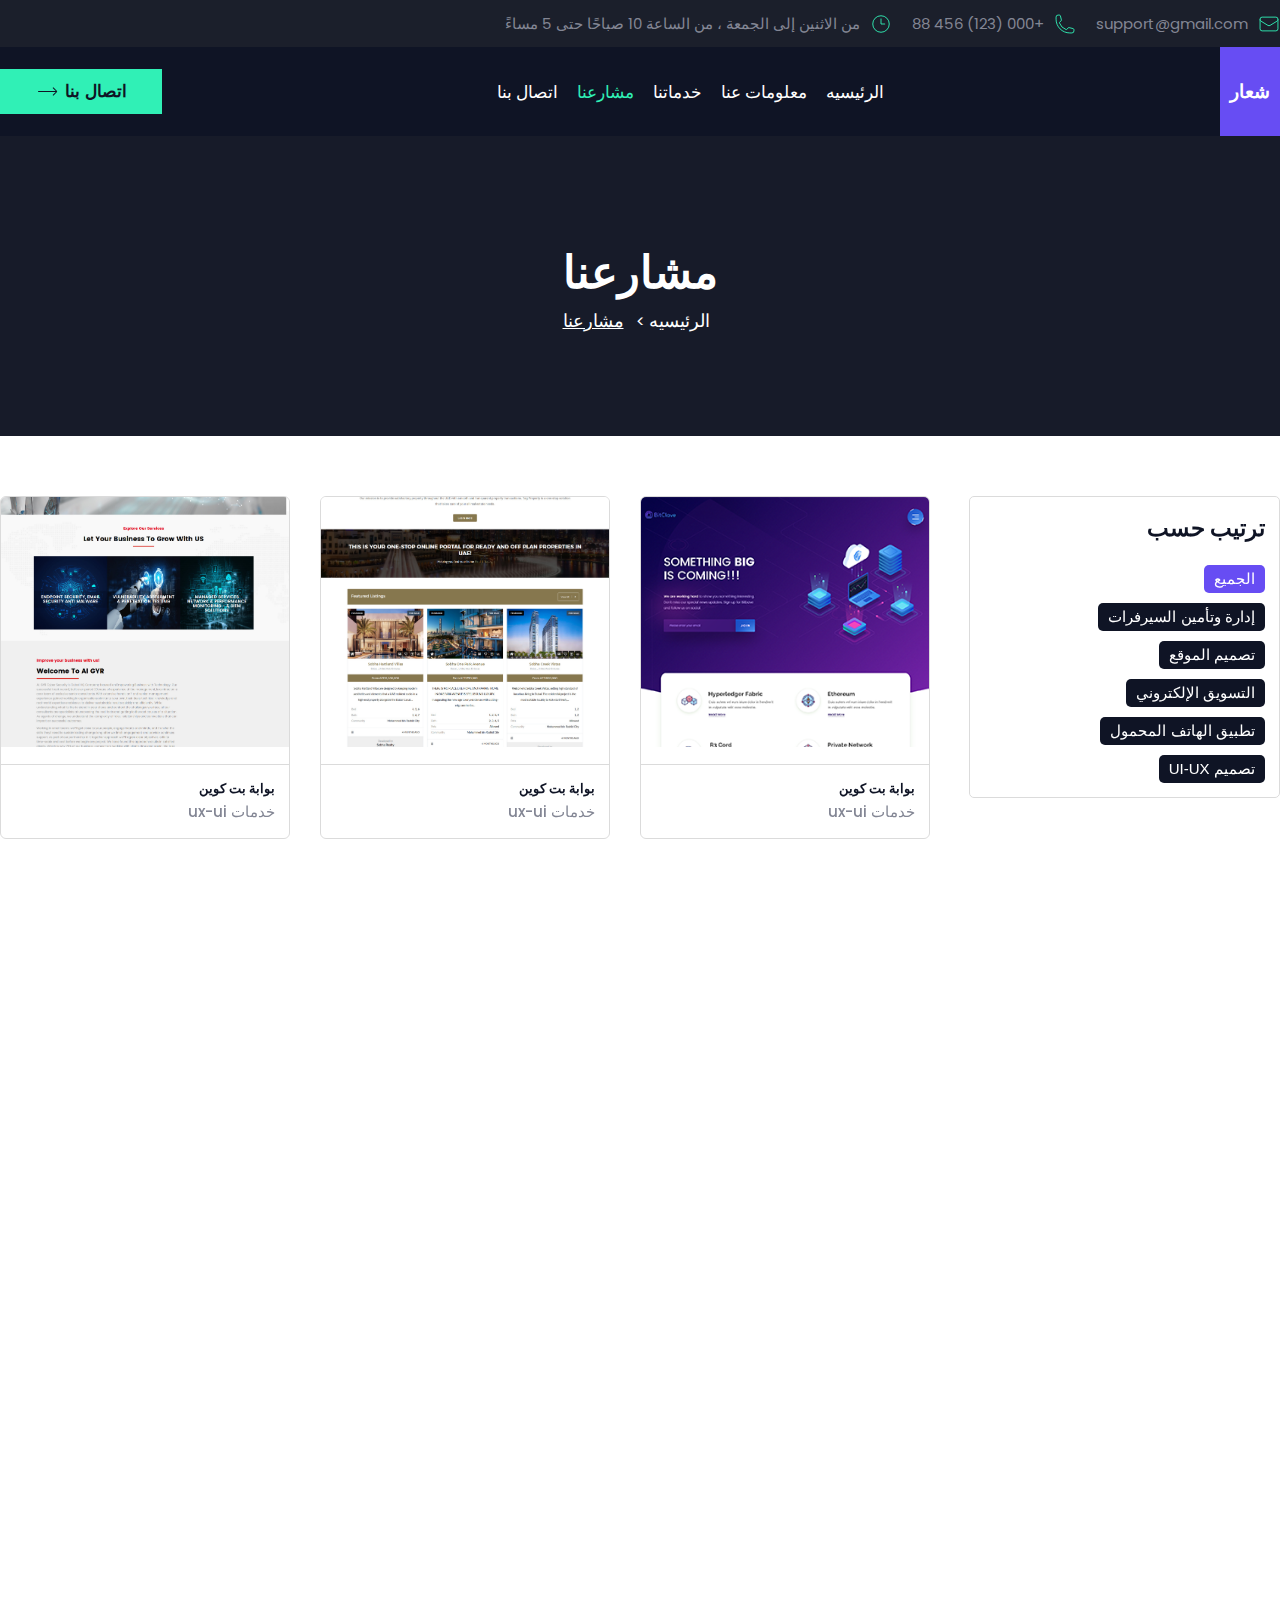
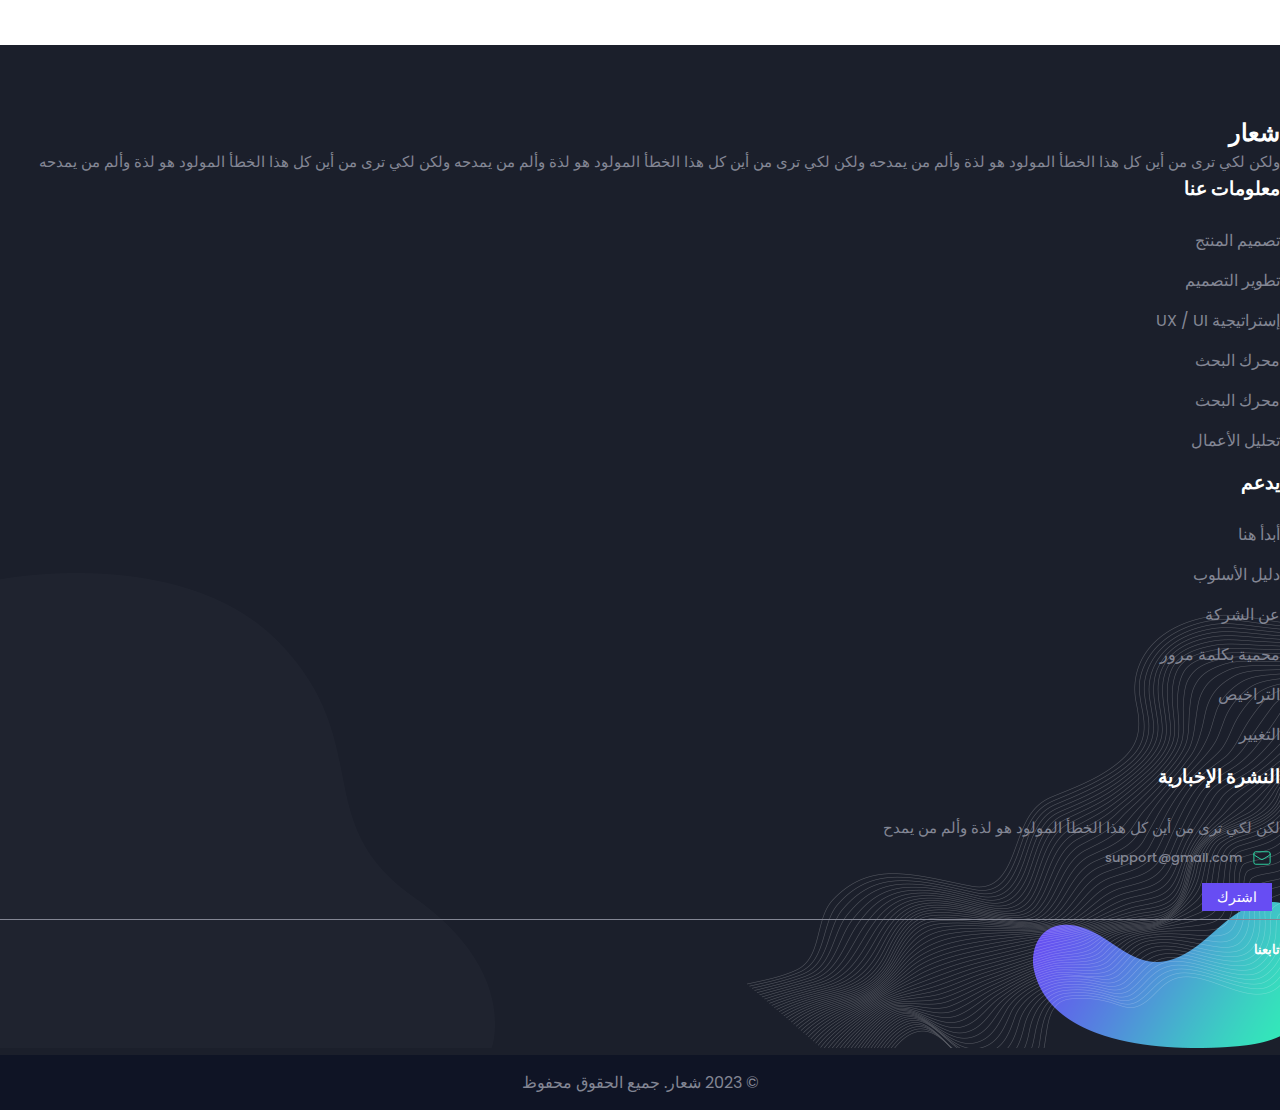
<file: Portfolio.html>
<!DOCTYPE html>
<html lang="en" dir="rtl">
  <head>
    <meta charset="UTF-8" />
    <meta http-equiv="X-UA-Compatible" content="IE=edge" />
    <meta name="viewport" content="width=device-width, initial-scale=1.0" />
    <title>programing website | معلومات عنا</title>
    <link rel="stylesheet" href="css/style-ar.css" />
    <link
      href="https://cdn.jsdelivr.net/npm/bootstrap@5.3.0-alpha2/dist/css/bootstrap.min.css"
      rel="stylesheet"
      integrity="sha384-aFq/bzH65dt+w6FI2ooMVUpc+21e0SRygnTpmBvdBgSdnuTN7QbdgL+OapgHtvPp"
      crossorigin="anonymous"
    />
    <link
      rel="stylesheet"
      href="https://cdnjs.cloudflare.com/ajax/libs/font-awesome/6.4.0/css/all.min.css"
      integrity="sha512-iecdLmaskl7CVkqkXNQ/ZH/XLlvWZOJyj7Yy7tcenmpD1ypASozpmT/E0iPtmFIB46ZmdtAc9eNBvH0H/ZpiBw=="
      crossorigin="anonymous"
      referrerpolicy="no-referrer"
    />
    <link href="https://unpkg.com/aos@2.3.1/dist/aos.css" rel="stylesheet" />
    <script src="https://unpkg.com/aos@2.3.1/dist/aos.js"></script>
  </head>
  <body>
    <!-- start header top -->
    <div class="header-top">
      <div class="container">
        <div class="header-top-warpper">
          <div class="information-items">
            <div class="item">
              <svg
                xmlns="http://www.w3.org/2000/svg"
                fill="none"
                viewBox="0 0 24 24"
                strokeWidth="{1.5}"
                stroke="currentColor"
                className="w-6 h-6"
              >
                <path
                  strokeLinecap="round"
                  strokeLinejoin="round"
                  d="M21.75 6.75v10.5a2.25 2.25 0 01-2.25 2.25h-15a2.25 2.25 0 01-2.25-2.25V6.75m19.5 0A2.25 2.25 0 0019.5 4.5h-15a2.25 2.25 0 00-2.25 2.25m19.5 0v.243a2.25 2.25 0 01-1.07 1.916l-7.5 4.615a2.25 2.25 0 01-2.36 0L3.32 8.91a2.25 2.25 0 01-1.07-1.916V6.75"
                />
              </svg>
              <span>support@gmail.com</span>
            </div>
            <div class="item">
              <svg
                xmlns="http://www.w3.org/2000/svg"
                fill="none"
                viewBox="0 0 24 24"
                strokeWidth="{1.5}"
                stroke="currentColor"
                className="w-6 h-6"
              >
                <path
                  strokeLinecap="round"
                  strokeLinejoin="round"
                  d="M2.25 6.75c0 8.284 6.716 15 15 15h2.25a2.25 2.25 0 002.25-2.25v-1.372c0-.516-.351-.966-.852-1.091l-4.423-1.106c-.44-.11-.902.055-1.173.417l-.97 1.293c-.282.376-.769.542-1.21.38a12.035 12.035 0 01-7.143-7.143c-.162-.441.004-.928.38-1.21l1.293-.97c.363-.271.527-.734.417-1.173L6.963 3.102a1.125 1.125 0 00-1.091-.852H4.5A2.25 2.25 0 002.25 4.5v2.25z"
                />
              </svg>

              <span>+000 (123) 456 88</span>
            </div>
            <div class="item">
              <svg
                xmlns="http://www.w3.org/2000/svg"
                fill="none"
                viewBox="0 0 24 24"
                strokeWidth="{1.5}"
                stroke="currentColor"
                className="w-6 h-6"
              >
                <path
                  strokeLinecap="round"
                  strokeLinejoin="round"
                  d="M12 6v6h4.5m4.5 0a9 9 0 11-18 0 9 9 0 0118 0z"
                />
              </svg>

              <span
                >من الاثنين إلى الجمعة ، من الساعة 10 صباحًا حتى 5 مساءً</span
              >
            </div>
          </div>

          <div class="social">
            <a href="#">
              <i class="fa-brands fa-facebook-f"></i>
            </a>
            <a href="#">
              <i class="fa-brands fa-twitter"></i>
            </a>
            <a href="#">
              <i class="fa-brands fa-instagram"></i>
            </a>
            <a href="#">
              <i class="fa-brands fa-linkedin"></i>
            </a>
          </div>
        </div>
      </div>
    </div>
    <!-- end header top -->

    <!-- start main header -->
    <div class="main-header">
      <div class="container">
        <div class="main-header-warpper">
          <div class="logo">
            <h3>شعار</h3>
          </div>

          <div class="links">
            <a href="index.html" class="link">الرئيسيه</a>
            <a href="about.html" class="link">معلومات عنا</a>
            <a href="services.html" class="link">خدماتنا</a>
            <a href="Portfolio.html" class="link active"> مشارعنا</a>
            <a href="contact.html" class="link">اتصال بنا</a>
          </div>

          <div class="header-right">
            <div class="btn-menu">
              <svg
                xmlns="http://www.w3.org/2000/svg"
                fill="none"
                viewBox="0 0 24 24"
                strokeWidth="{1.5}"
                stroke="currentColor"
                className="w-6 h-6"
              >
                <path
                  strokeLinecap="round"
                  strokeLinejoin="round"
                  d="M3.75 6.75h16.5M3.75 12h16.5m-16.5 5.25h16.5"
                />
              </svg>
            </div>

            <button class="btn-main">
              اتصال بنا<svg
                xmlns="http://www.w3.org/2000/svg"
                fill="none"
                viewBox="0 0 24 24"
                strokeWidth="{1.5}"
                stroke="currentColor"
                className="w-6 h-6"
              >
                <path
                  strokeLinecap="round"
                  strokeLinejoin="round"
                  d="M17.25 8.25L21 12m0 0l-3.75 3.75M21 12H3"
                />
              </svg>
            </button>
          </div>
        </div>
      </div>
    </div>
    <!-- end main header -->

    <!-- start menu mobile -->
    <div class="menu-mobile">
      <div class="content">
        <span class="close-menu">
          <svg
            xmlns="http://www.w3.org/2000/svg"
            fill="none"
            viewBox="0 0 24 24"
            stroke-width="1.5"
            stroke="currentColor"
            class="w-6 h-6"
          >
            <path
              stroke-linecap="round"
              stroke-linejoin="round"
              d="M6 18L18 6M6 6l12 12"
            />
          </svg>
        </span>

        <h3 class="title">شعار</h3>

        <div class="links">
          <a href="index.html" class="link">الرئيسيه</a>
          <a href="about.html" class="link">معلومات عنا</a>
          <a href="services.html" class="link">خدماتنا</a>
          <a href="Portfolio.html" class="link active"> مشارعنا</a>
          <a href="contact.html" class="link">اتصال بنا</a>
        </div>
      </div>
    </div>
    <!-- end menu mobile -->

    <!-- start page title warpper -->
    <div class="page-title-warpper" data-aos="zoom-in-down">
      <div class="container">
        <div class="content">
          <h2>مشارعنا</h2>
          <div class="path">
            <a href="index.html">الرئيسيه</a> >
            <a href="Portfolio.html"> مشارعنا</a>
          </div>
        </div>
      </div>
    </div>
    <!-- end page title warpper -->

    <!-- start portfolio container -->
    <div class="portfolio">
      <div class="container">
        <div class="line">
          <div class="left" data-aos="flip-left">
            <h3 class="title">ترتيب حسب</h3>
            <div class="btns-sort">
              <button class="btn-sort active">الجميع</button>
              <button class="btn-sort">إدارة وتأمين السيرفرات</button>
              <button class="btn-sort">تصميم الموقع</button>
              <button class="btn-sort">التسويق الإلكتروني</button>
              <button class="btn-sort">تطبيق الهاتف المحمول</button>
              <button class="btn-sort">تصميم UI-UX</button>
            </div>
          </div>
          <div class="right">
            <div class="boxs">
              <a href="projectItem.html" class="box" data-aos="flip-up">
                <img src="images/ux-1.png" alt="" />
                <div class="text">
                  <h5>بوابة بت كوين</h5>
                  <span>خدمات ux-ui</span>
                </div>
              </a>
              <a href="projectItem.html" class="box" data-aos="flip-up">
                <img src="images/portfolio2.jpg" alt="" />
                <div class="text">
                  <h5>بوابة بت كوين</h5>
                  <span>خدمات ux-ui</span>
                </div>
              </a>
              <a href="projectItem.html" class="box" data-aos="flip-up">
                <img src="images/portfolio3.jpg" alt="" />
                <div class="text">
                  <h5>بوابة بت كوين</h5>
                  <span>خدمات ux-ui</span>
                </div>
              </a>
              <a href="projectItem.html" class="box" data-aos="flip-up">
                <img src="images/portfolio4.jpg" alt="" />
                <div class="text">
                  <h5>بوابة بت كوين</h5>
                  <span>خدمات ux-ui</span>
                </div>
              </a>
              <a href="projectItem.html" class="box" data-aos="flip-up">
                <img src="images/portfolio5.jpg" alt="" />
                <div class="text">
                  <h5>بوابة بت كوين</h5>
                  <span>خدمات ux-ui</span>
                </div>
              </a>
              <a href="projectItem.html" class="box" data-aos="flip-up">
                <img src="images/ux-1.png" alt="" />
                <div class="text">
                  <h5>بوابة بت كوين</h5>
                  <span>خدمات ux-ui</span>
                </div>
              </a>
              <a href="projectItem.html" class="box" data-aos="flip-up">
                <img src="images/portfolio2.jpg" alt="" />
                <div class="text">
                  <h5>بوابة بت كوين</h5>
                  <span>خدمات ux-ui</span>
                </div>
              </a>
            </div>
          </div>
        </div>
      </div>
    </div>
    <!-- end portfolio container -->

    <!-- start footer -->
    <footer>
      <div class="container">
        <div class="row content">
          <div class="col-12 col-md-4">
            <div class="logo">
              <h2>شعار</h2>
            </div>
            <p class="desc">
              ولكن لكي ترى من أين كل هذا الخطأ المولود هو لذة وألم من يمدحه ولكن
              لكي ترى من أين كل هذا الخطأ المولود هو لذة وألم من يمدحه ولكن لكي
              ترى من أين كل هذا الخطأ المولود هو لذة وألم من يمدحه
            </p>
          </div>
          <div class="col-12 col-md-2">
            <div class="items">
              <h3>معلومات عنا</h3>
              <span>تصميم المنتج</span>
              <span>تطوير التصميم</span>
              <span>إستراتيجية UX / UI</span>
              <span>محرك البحث</span>
              <span>محرك البحث</span>
              <span>تحليل الأعمال</span>
            </div>
          </div>
          <div class="col-12 col-md-2">
            <div class="items">
              <h3>يدعم</h3>
              <span>أبدأ هنا</span>
              <span>دليل الأسلوب</span>
              <span>عن الشركة</span>
              <span>محمية بكلمة مرور</span>
              <span>التراخيص</span>
              <span>التغيير</span>
            </div>
          </div>
          <div class="col-12 col-md-4">
            <div class="items">
              <h3>النشرة الإخبارية</h3>
              <p class="desc">
                لكن لكي ترى من أين كل هذا الخطأ المولود هو لذة وألم من يمدح
              </p>
              <div
                class="d-flex justify-content-between align-items-center sign-dev"
              >
                <div class="item">
                  <svg
                    xmlns="http://www.w3.org/2000/svg"
                    fill="none"
                    viewBox="0 0 24 24"
                    strokewidth="{1.5}"
                    stroke="currentColor"
                    classname="w-6 h-6"
                  >
                    <path
                      strokelinecap="round"
                      strokelinejoin="round"
                      d="M21.75 6.75v10.5a2.25 2.25 0 01-2.25 2.25h-15a2.25 2.25 0 01-2.25-2.25V6.75m19.5 0A2.25 2.25 0 0019.5 4.5h-15a2.25 2.25 0 00-2.25 2.25m19.5 0v.243a2.25 2.25 0 01-1.07 1.916l-7.5 4.615a2.25 2.25 0 01-2.36 0L3.32 8.91a2.25 2.25 0 01-1.07-1.916V6.75"
                    ></path>
                  </svg>
                  <span>support@gmail.com</span>
                </div>
                <button class="btn-sign">اشترك</button>
              </div>
              <div class="social-container">
                <h5>تابعنا</h5>
                <div class="social">
                  <a href="#">
                    <i class="fa-brands fa-facebook-f"></i>
                  </a>
                  <a href="#">
                    <i class="fa-brands fa-twitter"></i>
                  </a>
                  <a href="#">
                    <i class="fa-brands fa-instagram"></i>
                  </a>
                  <a href="#">
                    <i class="fa-brands fa-linkedin"></i>
                  </a>
                </div>
              </div>
            </div>
          </div>
        </div>
      </div>
      <div class="footer-bg-shape">
        <img src="images/footer-right.png" alt="" />
      </div>
      <div class="footer-bg-line">
        <img src="images/footer-bg-line-shape.png" alt="" />
      </div>
      <div class="footer-bg-wave">
        <img src="images/footer-bg-weve-shape.png" alt="" />
      </div>
    </footer>

    <div class="footer-bottom">
      <div class="container">
        <p>© 2023 شعار. جميع الحقوق محفوظ</p>
      </div>
    </div>
    <!-- end footer -->

    <script
      src="https://cdn.jsdelivr.net/npm/bootstrap@5.3.0-alpha2/dist/js/bootstrap.bundle.min.js"
      integrity="sha384-qKXV1j0HvMUeCBQ+QVp7JcfGl760yU08IQ+GpUo5hlbpg51QRiuqHAJz8+BrxE/N"
      crossorigin="anonymous"
    ></script>
    <script src="js/menu-mobile.js"></script>
    <script>
      AOS.init();
    </script>
  </body>
</html>
</file>
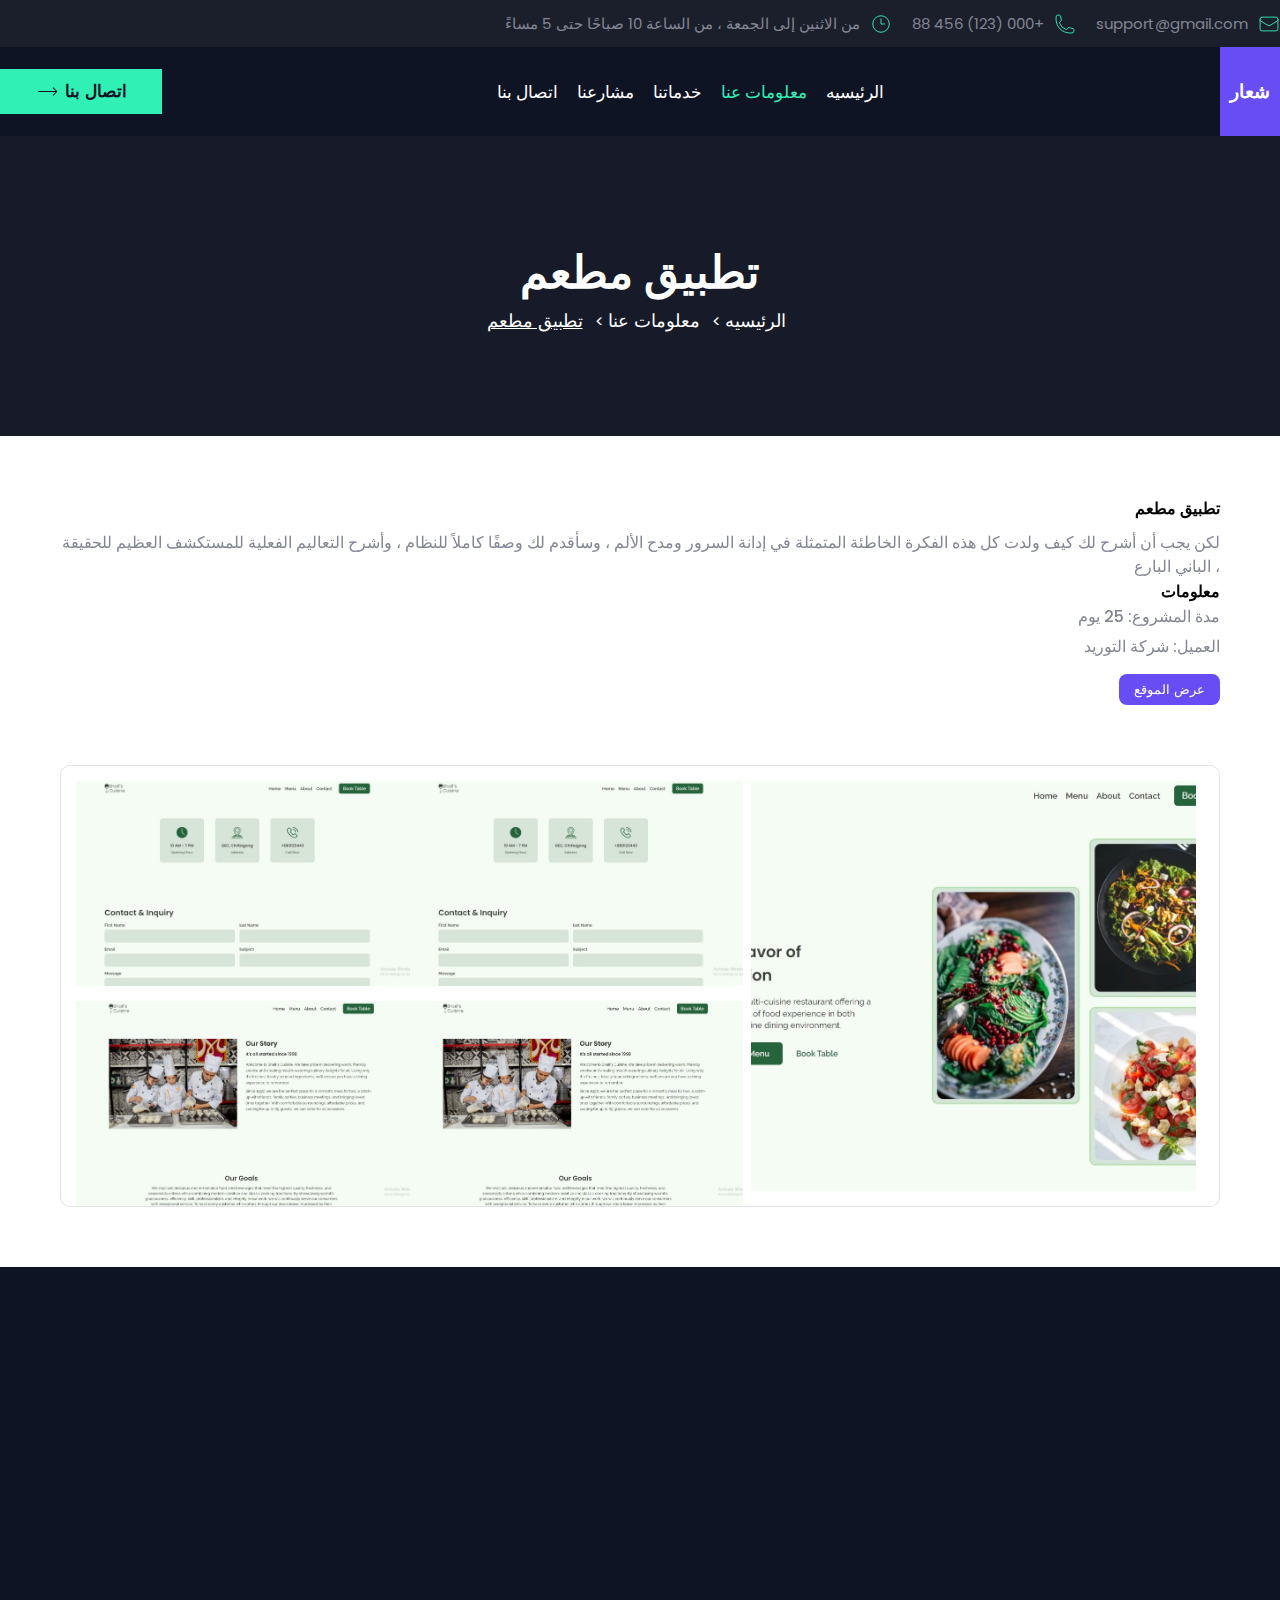
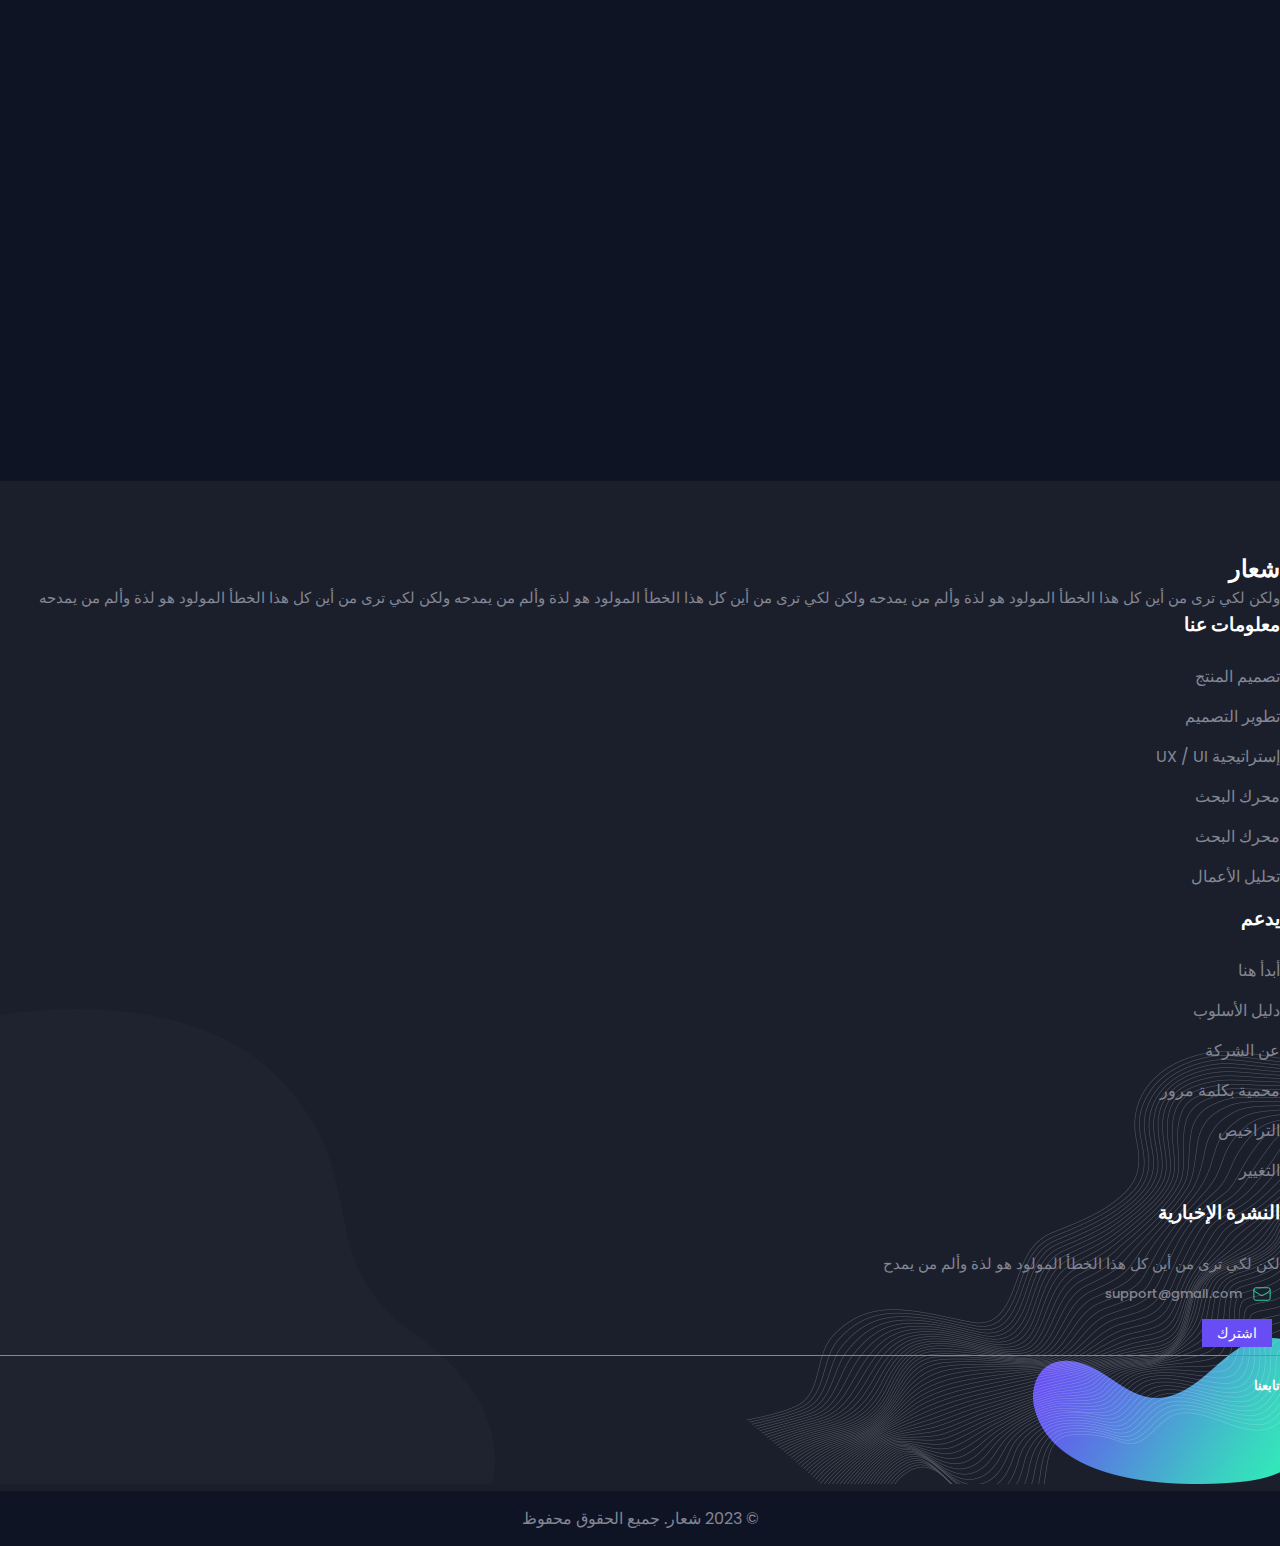
<file: projectItem.html>
<!DOCTYPE html>
<html lang="en" dir="rtl">
  <head>
    <meta charset="UTF-8" />
    <meta http-equiv="X-UA-Compatible" content="IE=edge" />
    <meta name="viewport" content="width=device-width, initial-scale=1.0" />
    <title>programing website | project item</title>
    <link rel="stylesheet" href="css/style-ar.css" />
    <link
      href="https://cdn.jsdelivr.net/npm/bootstrap@5.3.0-alpha2/dist/css/bootstrap.min.css"
      rel="stylesheet"
      integrity="sha384-aFq/bzH65dt+w6FI2ooMVUpc+21e0SRygnTpmBvdBgSdnuTN7QbdgL+OapgHtvPp"
      crossorigin="anonymous"
    />
    <link
      rel="stylesheet"
      href="https://cdnjs.cloudflare.com/ajax/libs/font-awesome/6.4.0/css/all.min.css"
      integrity="sha512-iecdLmaskl7CVkqkXNQ/ZH/XLlvWZOJyj7Yy7tcenmpD1ypASozpmT/E0iPtmFIB46ZmdtAc9eNBvH0H/ZpiBw=="
      crossorigin="anonymous"
      referrerpolicy="no-referrer"
    />
    <link href="https://unpkg.com/aos@2.3.1/dist/aos.css" rel="stylesheet" />
    <script src="https://unpkg.com/aos@2.3.1/dist/aos.js"></script>
  </head>
  <body>
    <!-- start header top -->
    <div class="header-top">
      <div class="container">
        <div class="header-top-warpper">
          <div class="information-items">
            <div class="item">
              <svg
                xmlns="http://www.w3.org/2000/svg"
                fill="none"
                viewBox="0 0 24 24"
                strokeWidth="{1.5}"
                stroke="currentColor"
                className="w-6 h-6"
              >
                <path
                  strokeLinecap="round"
                  strokeLinejoin="round"
                  d="M21.75 6.75v10.5a2.25 2.25 0 01-2.25 2.25h-15a2.25 2.25 0 01-2.25-2.25V6.75m19.5 0A2.25 2.25 0 0019.5 4.5h-15a2.25 2.25 0 00-2.25 2.25m19.5 0v.243a2.25 2.25 0 01-1.07 1.916l-7.5 4.615a2.25 2.25 0 01-2.36 0L3.32 8.91a2.25 2.25 0 01-1.07-1.916V6.75"
                />
              </svg>
              <span>support@gmail.com</span>
            </div>
            <div class="item">
              <svg
                xmlns="http://www.w3.org/2000/svg"
                fill="none"
                viewBox="0 0 24 24"
                strokeWidth="{1.5}"
                stroke="currentColor"
                className="w-6 h-6"
              >
                <path
                  strokeLinecap="round"
                  strokeLinejoin="round"
                  d="M2.25 6.75c0 8.284 6.716 15 15 15h2.25a2.25 2.25 0 002.25-2.25v-1.372c0-.516-.351-.966-.852-1.091l-4.423-1.106c-.44-.11-.902.055-1.173.417l-.97 1.293c-.282.376-.769.542-1.21.38a12.035 12.035 0 01-7.143-7.143c-.162-.441.004-.928.38-1.21l1.293-.97c.363-.271.527-.734.417-1.173L6.963 3.102a1.125 1.125 0 00-1.091-.852H4.5A2.25 2.25 0 002.25 4.5v2.25z"
                />
              </svg>

              <span>+000 (123) 456 88</span>
            </div>
            <div class="item">
              <svg
                xmlns="http://www.w3.org/2000/svg"
                fill="none"
                viewBox="0 0 24 24"
                strokeWidth="{1.5}"
                stroke="currentColor"
                className="w-6 h-6"
              >
                <path
                  strokeLinecap="round"
                  strokeLinejoin="round"
                  d="M12 6v6h4.5m4.5 0a9 9 0 11-18 0 9 9 0 0118 0z"
                />
              </svg>

              <span
                >من الاثنين إلى الجمعة ، من الساعة 10 صباحًا حتى 5 مساءً</span
              >
            </div>
          </div>

          <div class="social">
            <a href="#">
              <i class="fa-brands fa-facebook-f"></i>
            </a>
            <a href="#">
              <i class="fa-brands fa-twitter"></i>
            </a>
            <a href="#">
              <i class="fa-brands fa-instagram"></i>
            </a>
            <a href="#">
              <i class="fa-brands fa-linkedin"></i>
            </a>
          </div>
        </div>
      </div>
    </div>
    <!-- end header top -->

    <!-- start main header -->
    <div class="main-header">
      <div class="container">
        <div class="main-header-warpper">
          <div class="logo">
            <h3>شعار</h3>
          </div>

          <div class="links">
            <a href="index.html" class="link">الرئيسيه</a>
            <a href="about.html" class="link active">معلومات عنا</a>
            <a href="services.html" class="link">خدماتنا</a>
            <a href="Portfolio.html" class="link"> مشارعنا</a>
            <a href="contact.html" class="link">اتصال بنا</a>
          </div>

          <div class="header-right">
            <div class="btn-menu">
              <svg
                xmlns="http://www.w3.org/2000/svg"
                fill="none"
                viewBox="0 0 24 24"
                strokeWidth="{1.5}"
                stroke="currentColor"
                className="w-6 h-6"
              >
                <path
                  strokeLinecap="round"
                  strokeLinejoin="round"
                  d="M3.75 6.75h16.5M3.75 12h16.5m-16.5 5.25h16.5"
                />
              </svg>
            </div>

            <button class="btn-main">
              اتصال بنا<svg
                xmlns="http://www.w3.org/2000/svg"
                fill="none"
                viewBox="0 0 24 24"
                strokeWidth="{1.5}"
                stroke="currentColor"
                className="w-6 h-6"
              >
                <path
                  strokeLinecap="round"
                  strokeLinejoin="round"
                  d="M17.25 8.25L21 12m0 0l-3.75 3.75M21 12H3"
                />
              </svg>
            </button>
          </div>
        </div>
      </div>
    </div>
    <!-- end main header -->

    <!-- start menu mobile -->
    <div class="menu-mobile">
      <div class="content">
        <span class="close-menu">
          <svg
            xmlns="http://www.w3.org/2000/svg"
            fill="none"
            viewBox="0 0 24 24"
            stroke-width="1.5"
            stroke="currentColor"
            class="w-6 h-6"
          >
            <path
              stroke-linecap="round"
              stroke-linejoin="round"
              d="M6 18L18 6M6 6l12 12"
            />
          </svg>
        </span>

        <h3 class="title">شعار</h3>

        <div class="links">
          <a href="index.html" class="link">الرئيسيه</a>
          <a href="about.html" class="link">معلومات عنا</a>
          <a href="services.html" class="link">خدماتنا</a>
          <a href="Portfolio.html" class="link"> مشارعنا</a>
          <a href="contact.html" class="link">اتصال بنا</a>
        </div>
      </div>
    </div>
    <!-- end menu mobile -->

    <!-- start page title warpper -->
    <div class="page-title-warpper" data-aos="zoom-in-down">
      <div class="container">
        <div class="content">
          <h2>تطبيق مطعم</h2>
          <div class="path">
            <a href="index.html">الرئيسيه</a> >
            <a href="Portfolio.html">معلومات عنا</a> >
            <a href="projectItem.html">تطبيق مطعم</a>
          </div>
        </div>
      </div>
    </div>
    <!-- end page title warpper -->

    <!-- start project details -->
    <div class="project-details">
      <div class="container">
        <div class="row line">
          <div class="col-12 col-md-8 left" data-aos="fade-right">
            <div class="details">
              <h4 class="title">تطبيق مطعم</h4>
              <p class="desc">
                لكن يجب أن أشرح لك كيف ولدت كل هذه الفكرة الخاطئة المتمثلة في
                إدانة السرور ومدح الألم ، وسأقدم لك وصفًا كاملاً للنظام ، وأشرح
                التعاليم الفعلية للمستكشف العظيم للحقيقة ، الباني البارع
              </p>
            </div>
          </div>
          <div class="col-12 col-md-4 right" data-aos="fade-left">
            <div class="info">
              <h4 class="title">معلومات</h4>
              <span>مدة المشروع: 25 يوم </span>
              <span>العميل: شركة التوريد </span>
              <button>عرض الموقع</button>
            </div>
          </div>
        </div>
        <div class="images-project" data-aos="zoom-in">
          <div class="image">
            <img src="images/SharedScreenshot.jpg" alt="" />
          </div>
          <div class="image">
            <img src="images/SharedScreenshot2.jpg" alt="" />
            <img src="images/SharedScreenshot3.jpg" alt="" />
          </div>
          <div class="image">
            <img src="images/SharedScreenshot2.jpg" alt="" />
            <img src="images/SharedScreenshot3.jpg" alt="" />
          </div>
        </div>
      </div>
    </div>
    <!-- end project details -->

    <!-- start contact us -->
    <div class="contact-us">
      <div class="container">
        <h2 class="title" data-aos="fade-down">اتصال بنا Us</h2>
        <div class="row align-items-center">
          <div class="col-12 col-md-5 left" data-aos="fade-right">
            <h4>ابقى على تواصل</h4>
            <div class="information-items">
              <div class="item">
                <svg
                  xmlns="http://www.w3.org/2000/svg"
                  fill="none"
                  viewBox="0 0 24 24"
                  strokeWidth="{1.5}"
                  stroke="currentColor"
                  className="w-6 h-6"
                >
                  <path
                    strokeLinecap="round"
                    strokeLinejoin="round"
                    d="M21.75 6.75v10.5a2.25 2.25 0 01-2.25 2.25h-15a2.25 2.25 0 01-2.25-2.25V6.75m19.5 0A2.25 2.25 0 0019.5 4.5h-15a2.25 2.25 0 00-2.25 2.25m19.5 0v.243a2.25 2.25 0 01-1.07 1.916l-7.5 4.615a2.25 2.25 0 01-2.36 0L3.32 8.91a2.25 2.25 0 01-1.07-1.916V6.75"
                  />
                </svg>
                <span>support@gmail.com</span>
              </div>
              <div class="item">
                <svg
                  xmlns="http://www.w3.org/2000/svg"
                  fill="none"
                  viewBox="0 0 24 24"
                  strokeWidth="{1.5}"
                  stroke="currentColor"
                  className="w-6 h-6"
                >
                  <path
                    strokeLinecap="round"
                    strokeLinejoin="round"
                    d="M2.25 6.75c0 8.284 6.716 15 15 15h2.25a2.25 2.25 0 002.25-2.25v-1.372c0-.516-.351-.966-.852-1.091l-4.423-1.106c-.44-.11-.902.055-1.173.417l-.97 1.293c-.282.376-.769.542-1.21.38a12.035 12.035 0 01-7.143-7.143c-.162-.441.004-.928.38-1.21l1.293-.97c.363-.271.527-.734.417-1.173L6.963 3.102a1.125 1.125 0 00-1.091-.852H4.5A2.25 2.25 0 002.25 4.5v2.25z"
                  />
                </svg>

                <span>+000 (123) 456 88</span>
              </div>
              <div class="item">
                <svg
                  xmlns="http://www.w3.org/2000/svg"
                  fill="none"
                  viewBox="0 0 24 24"
                  strokeWidth="{1.5}"
                  stroke="currentColor"
                  className="w-6 h-6"
                >
                  <path
                    strokeLinecap="round"
                    strokeLinejoin="round"
                    d="M12 6v6h4.5m4.5 0a9 9 0 11-18 0 9 9 0 0118 0z"
                  />
                </svg>

                <span
                  >من الاثنين إلى الجمعة ، من الساعة 10 صباحًا حتى 5 مساءً</span
                >
              </div>
            </div>
          </div>
          <div class="col-12 col-md-7 right" data-aos="flip-right">
            <form action="">
              <input type="text" placeholder="Your Name" />
              <input email="email" placeholder="بريد إلكتروني" />
              <input
                email="number"
                placeholder="رقم التليفون
"
              />
              <textarea placeholder="Your Message"></textarea>
              <button class="btn-form">أرسل رسالة</button>
            </form>
          </div>
        </div>
      </div>
    </div>
    <!-- end contact us -->

    <!-- start footer -->
    <footer>
      <div class="container">
        <div class="row content">
          <div class="col-12 col-md-4">
            <div class="logo">
              <h2>شعار</h2>
            </div>
            <p class="desc">
              ولكن لكي ترى من أين كل هذا الخطأ المولود هو لذة وألم من يمدحه ولكن
              لكي ترى من أين كل هذا الخطأ المولود هو لذة وألم من يمدحه ولكن لكي
              ترى من أين كل هذا الخطأ المولود هو لذة وألم من يمدحه
            </p>
          </div>
          <div class="col-12 col-md-2">
            <div class="items">
              <h3>معلومات عنا</h3>
              <span>تصميم المنتج</span>
              <span>تطوير التصميم</span>
              <span>إستراتيجية UX / UI</span>
              <span>محرك البحث</span>
              <span>محرك البحث</span>
              <span>تحليل الأعمال</span>
            </div>
          </div>
          <div class="col-12 col-md-2">
            <div class="items">
              <h3>يدعم</h3>
              <span>أبدأ هنا</span>
              <span>دليل الأسلوب</span>
              <span>عن الشركة</span>
              <span>محمية بكلمة مرور</span>
              <span>التراخيص</span>
              <span>التغيير</span>
            </div>
          </div>
          <div class="col-12 col-md-4">
            <div class="items">
              <h3>النشرة الإخبارية</h3>
              <p class="desc">
                لكن لكي ترى من أين كل هذا الخطأ المولود هو لذة وألم من يمدح
              </p>
              <div
                class="d-flex justify-content-between align-items-center sign-dev"
              >
                <div class="item">
                  <svg
                    xmlns="http://www.w3.org/2000/svg"
                    fill="none"
                    viewBox="0 0 24 24"
                    strokewidth="{1.5}"
                    stroke="currentColor"
                    classname="w-6 h-6"
                  >
                    <path
                      strokelinecap="round"
                      strokelinejoin="round"
                      d="M21.75 6.75v10.5a2.25 2.25 0 01-2.25 2.25h-15a2.25 2.25 0 01-2.25-2.25V6.75m19.5 0A2.25 2.25 0 0019.5 4.5h-15a2.25 2.25 0 00-2.25 2.25m19.5 0v.243a2.25 2.25 0 01-1.07 1.916l-7.5 4.615a2.25 2.25 0 01-2.36 0L3.32 8.91a2.25 2.25 0 01-1.07-1.916V6.75"
                    ></path>
                  </svg>
                  <span>support@gmail.com</span>
                </div>
                <button class="btn-sign">اشترك</button>
              </div>
              <div class="social-container">
                <h5>تابعنا</h5>
                <div class="social">
                  <a href="#">
                    <i class="fa-brands fa-facebook-f"></i>
                  </a>
                  <a href="#">
                    <i class="fa-brands fa-twitter"></i>
                  </a>
                  <a href="#">
                    <i class="fa-brands fa-instagram"></i>
                  </a>
                  <a href="#">
                    <i class="fa-brands fa-linkedin"></i>
                  </a>
                </div>
              </div>
            </div>
          </div>
        </div>
      </div>
      <div class="footer-bg-shape">
        <img src="images/footer-right.png" alt="" />
      </div>
      <div class="footer-bg-line">
        <img src="images/footer-bg-line-shape.png" alt="" />
      </div>
      <div class="footer-bg-wave">
        <img src="images/footer-bg-weve-shape.png" alt="" />
      </div>
    </footer>

    <div class="footer-bottom">
      <div class="container">
        <p>© 2023 شعار. جميع الحقوق محفوظ</p>
      </div>
    </div>
    <!-- end footer -->

    <script
      src="https://cdn.jsdelivr.net/npm/bootstrap@5.3.0-alpha2/dist/js/bootstrap.bundle.min.js"
      integrity="sha384-qKXV1j0HvMUeCBQ+QVp7JcfGl760yU08IQ+GpUo5hlbpg51QRiuqHAJz8+BrxE/N"
      crossorigin="anonymous"
    ></script>
    <script src="https://unpkg.com/aos@2.3.1/dist/aos.js"></script>
    <script src="js/menu-mobile.js"></script>
    <script>
      AOS.init();
    </script>
  </body>
</html>
</file>
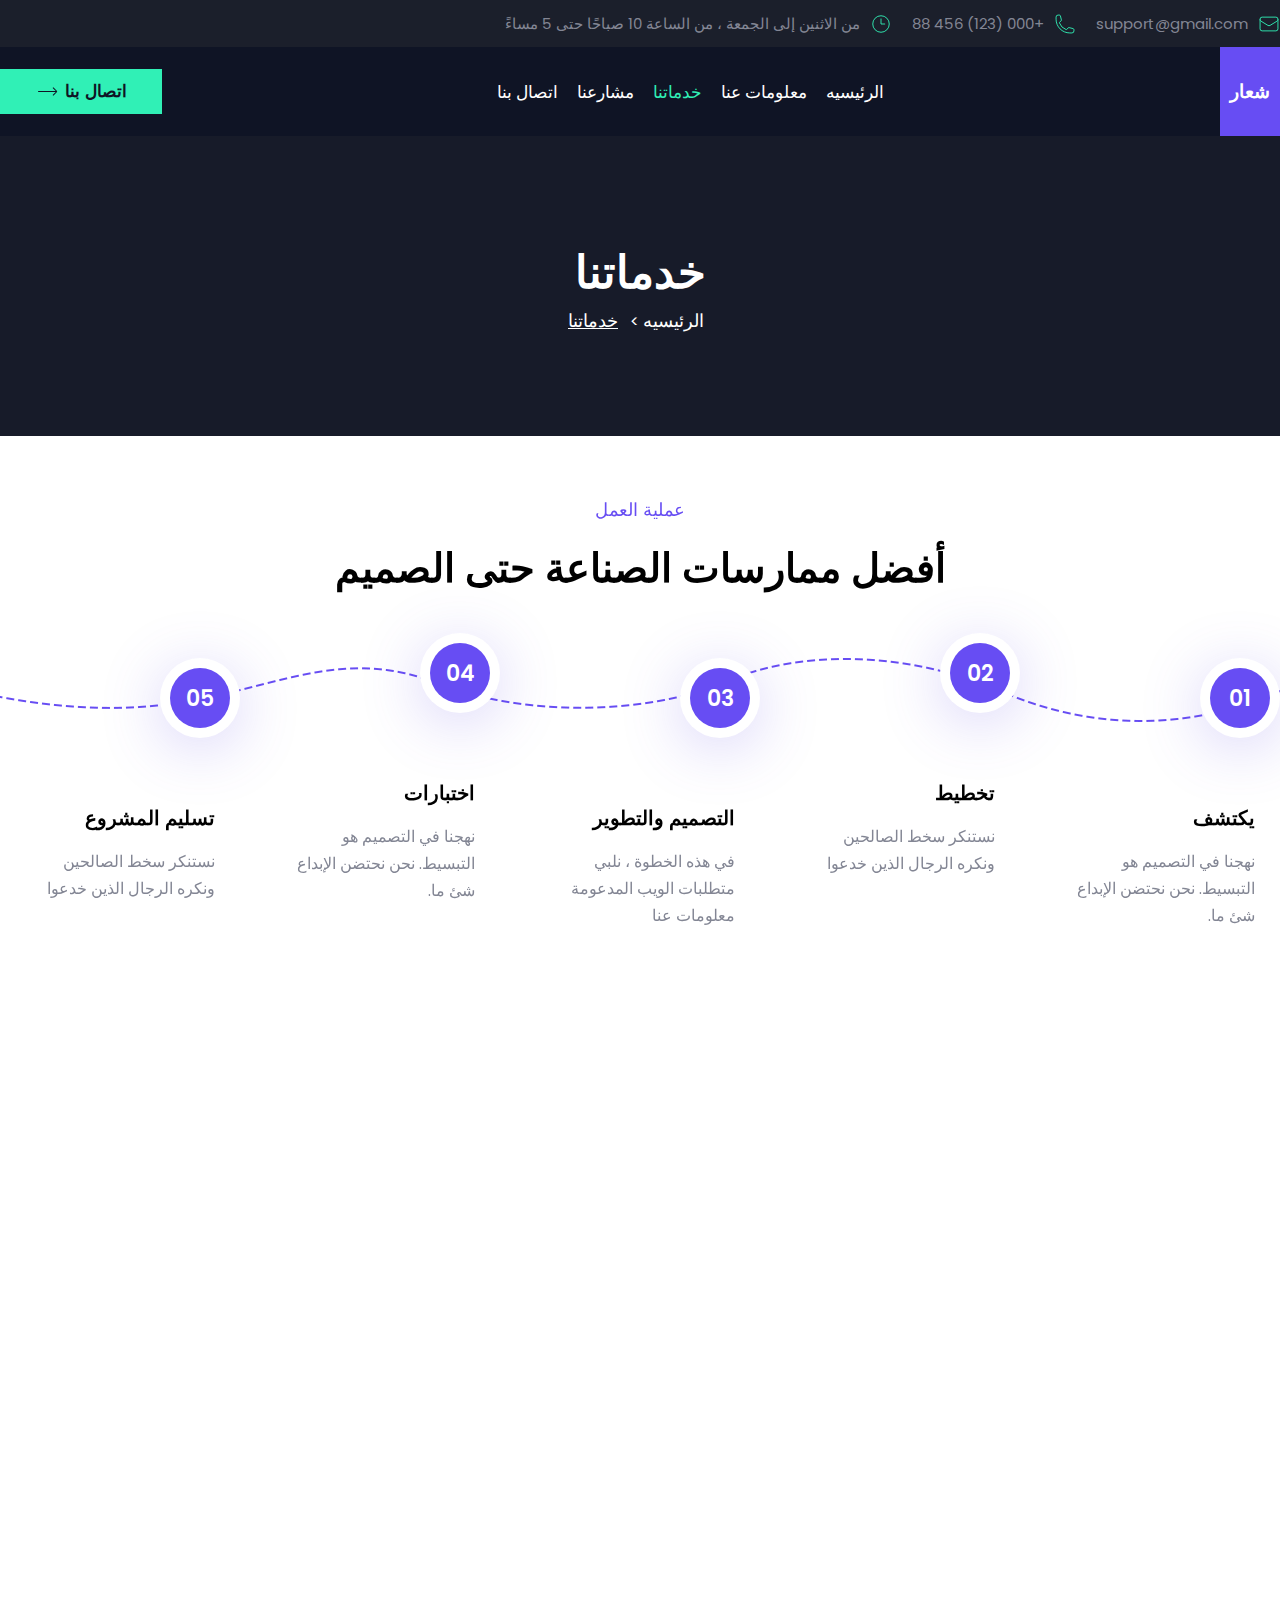
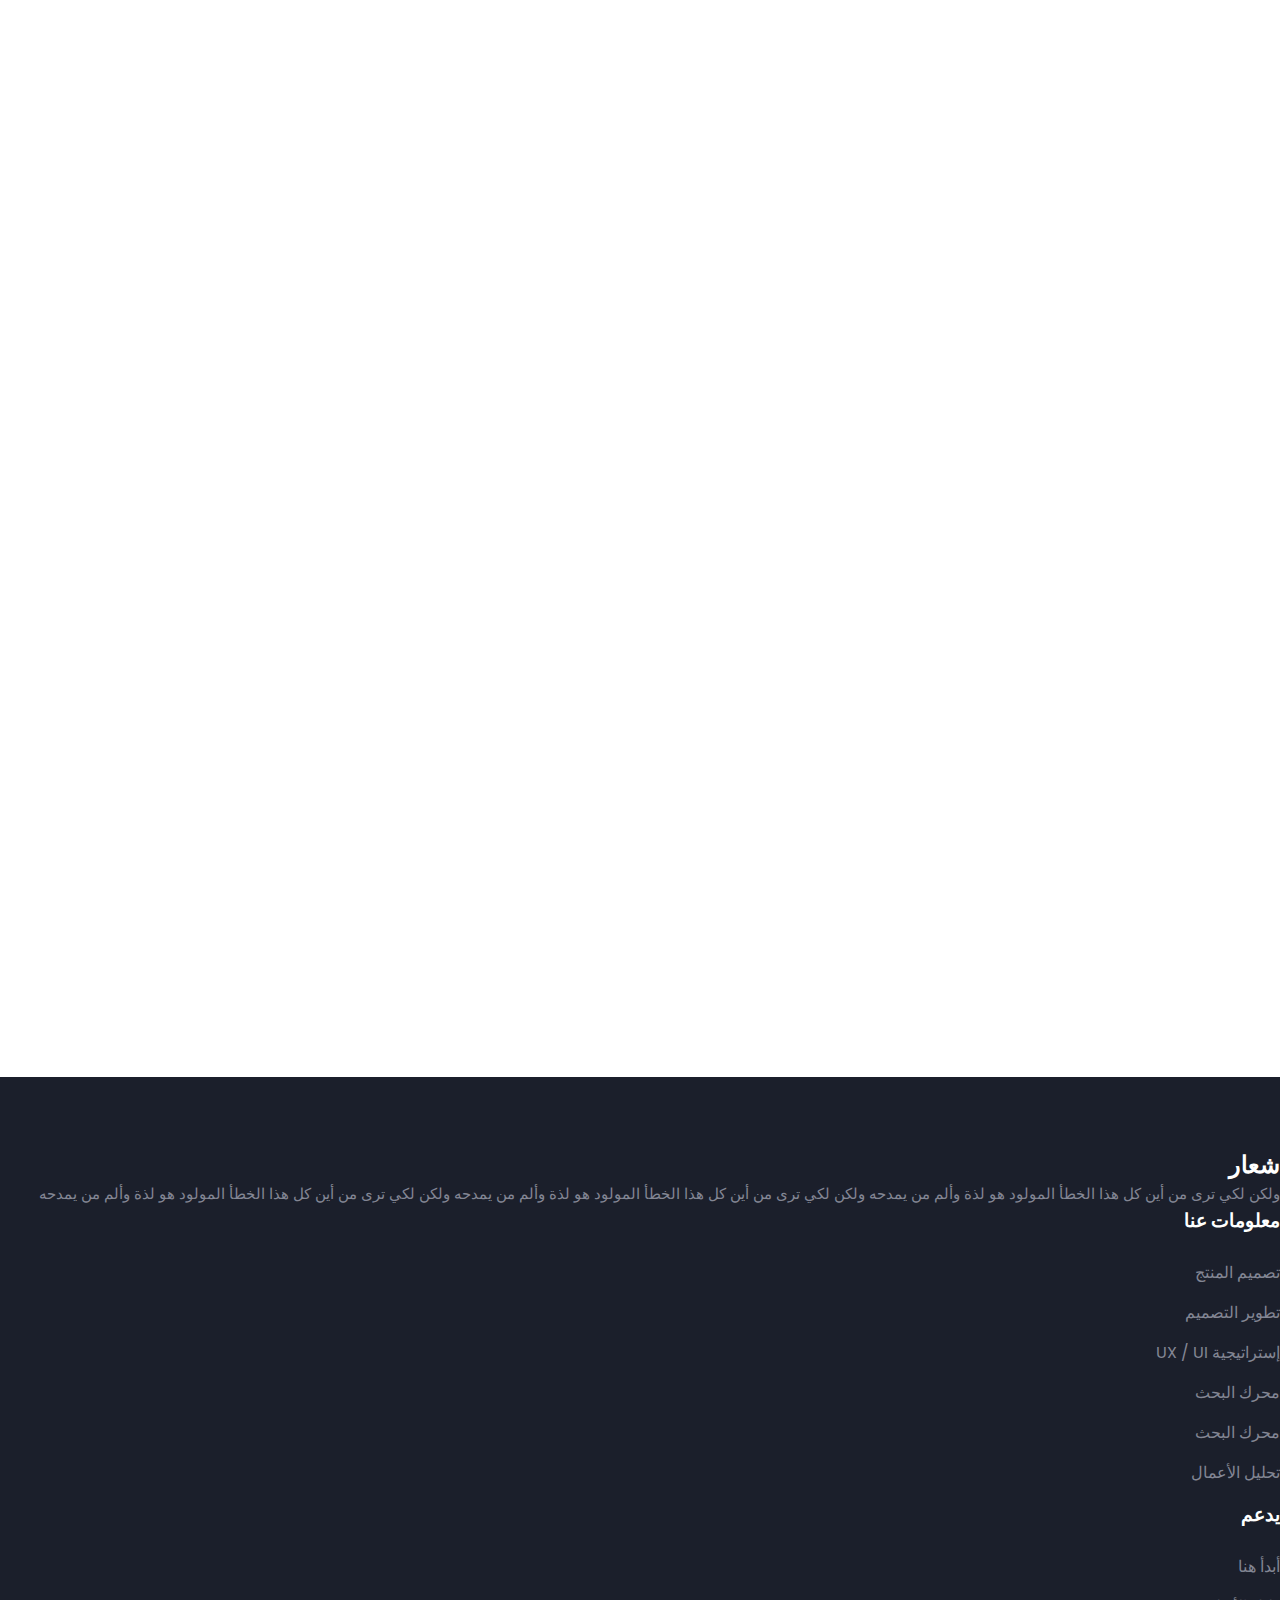
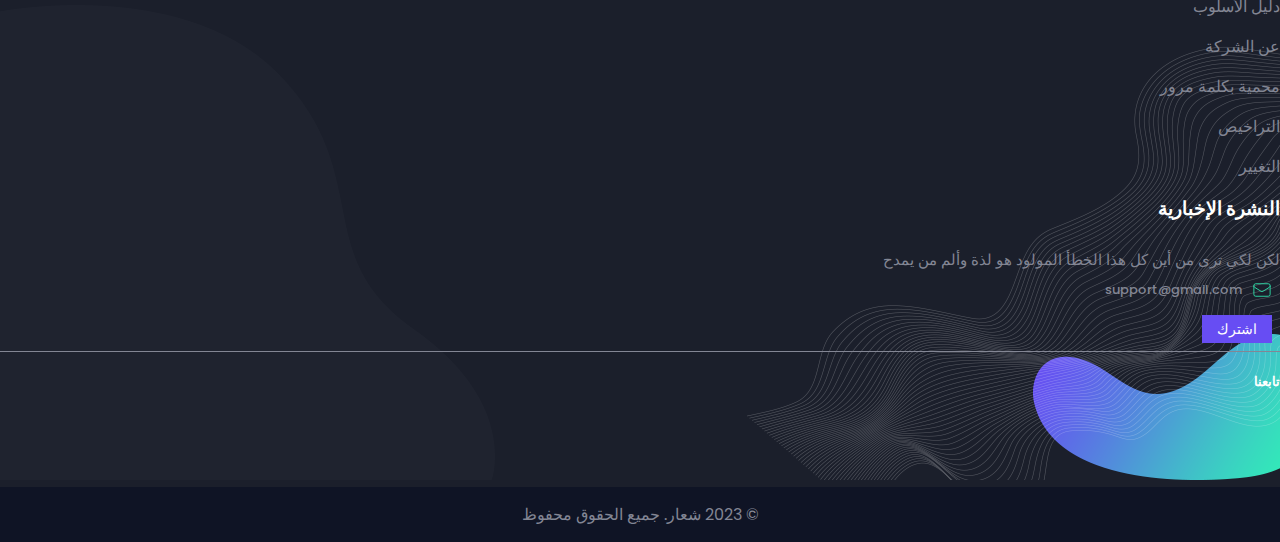
<file: services.html>
<!DOCTYPE html>
<html lang="en" dir="rtl">
  <head>
    <meta charset="UTF-8" />
    <meta http-equiv="X-UA-Compatible" content="IE=edge" />
    <meta name="viewport" content="width=device-width, initial-scale=1.0" />
    <title>programing website | services</title>
    <link rel="stylesheet" href="css/style-ar.css" />
    <link
      href="https://cdn.jsdelivr.net/npm/bootstrap@5.3.0-alpha2/dist/css/bootstrap.min.css"
      rel="stylesheet"
      integrity="sha384-aFq/bzH65dt+w6FI2ooMVUpc+21e0SRygnTpmBvdBgSdnuTN7QbdgL+OapgHtvPp"
      crossorigin="anonymous"
    />
    <link
      rel="stylesheet"
      href="https://cdnjs.cloudflare.com/ajax/libs/font-awesome/6.4.0/css/all.min.css"
      integrity="sha512-iecdLmaskl7CVkqkXNQ/ZH/XLlvWZOJyj7Yy7tcenmpD1ypASozpmT/E0iPtmFIB46ZmdtAc9eNBvH0H/ZpiBw=="
      crossorigin="anonymous"
      referrerpolicy="no-referrer"
    />
    <link href="https://unpkg.com/aos@2.3.1/dist/aos.css" rel="stylesheet" />
    <script src="https://unpkg.com/aos@2.3.1/dist/aos.js"></script>
  </head>
  <body>
    <!-- start header top -->
    <div class="header-top">
      <div class="container">
        <div class="header-top-warpper">
          <div class="information-items">
            <div class="item">
              <svg
                xmlns="http://www.w3.org/2000/svg"
                fill="none"
                viewBox="0 0 24 24"
                strokeWidth="{1.5}"
                stroke="currentColor"
                className="w-6 h-6"
              >
                <path
                  strokeLinecap="round"
                  strokeLinejoin="round"
                  d="M21.75 6.75v10.5a2.25 2.25 0 01-2.25 2.25h-15a2.25 2.25 0 01-2.25-2.25V6.75m19.5 0A2.25 2.25 0 0019.5 4.5h-15a2.25 2.25 0 00-2.25 2.25m19.5 0v.243a2.25 2.25 0 01-1.07 1.916l-7.5 4.615a2.25 2.25 0 01-2.36 0L3.32 8.91a2.25 2.25 0 01-1.07-1.916V6.75"
                />
              </svg>
              <span>support@gmail.com</span>
            </div>
            <div class="item">
              <svg
                xmlns="http://www.w3.org/2000/svg"
                fill="none"
                viewBox="0 0 24 24"
                strokeWidth="{1.5}"
                stroke="currentColor"
                className="w-6 h-6"
              >
                <path
                  strokeLinecap="round"
                  strokeLinejoin="round"
                  d="M2.25 6.75c0 8.284 6.716 15 15 15h2.25a2.25 2.25 0 002.25-2.25v-1.372c0-.516-.351-.966-.852-1.091l-4.423-1.106c-.44-.11-.902.055-1.173.417l-.97 1.293c-.282.376-.769.542-1.21.38a12.035 12.035 0 01-7.143-7.143c-.162-.441.004-.928.38-1.21l1.293-.97c.363-.271.527-.734.417-1.173L6.963 3.102a1.125 1.125 0 00-1.091-.852H4.5A2.25 2.25 0 002.25 4.5v2.25z"
                />
              </svg>

              <span>+000 (123) 456 88</span>
            </div>
            <div class="item">
              <svg
                xmlns="http://www.w3.org/2000/svg"
                fill="none"
                viewBox="0 0 24 24"
                strokeWidth="{1.5}"
                stroke="currentColor"
                className="w-6 h-6"
              >
                <path
                  strokeLinecap="round"
                  strokeLinejoin="round"
                  d="M12 6v6h4.5m4.5 0a9 9 0 11-18 0 9 9 0 0118 0z"
                />
              </svg>

              <span
                >من الاثنين إلى الجمعة ، من الساعة 10 صباحًا حتى 5 مساءً</span
              >
            </div>
          </div>

          <div class="social">
            <a href="#">
              <i class="fa-brands fa-facebook-f"></i>
            </a>
            <a href="#">
              <i class="fa-brands fa-twitter"></i>
            </a>
            <a href="#">
              <i class="fa-brands fa-instagram"></i>
            </a>
            <a href="#">
              <i class="fa-brands fa-linkedin"></i>
            </a>
          </div>
        </div>
      </div>
    </div>
    <!-- end header top -->

    <!-- start main header -->
    <div class="main-header">
      <div class="container">
        <div class="main-header-warpper">
          <div class="logo">
            <h3>شعار</h3>
          </div>

          <div class="links">
            <a href="index.html" class="link">الرئيسيه</a>
            <a href="about.html" class="link">معلومات عنا</a>
            <a href="services.html" class="link active">خدماتنا</a>
            <a href="Portfolio.html" class="link"> مشارعنا</a>
            <a href="contact.html" class="link">اتصال بنا</a>
          </div>

          <div class="header-right">
            <div class="btn-menu">
              <svg
                xmlns="http://www.w3.org/2000/svg"
                fill="none"
                viewBox="0 0 24 24"
                strokeWidth="{1.5}"
                stroke="currentColor"
                className="w-6 h-6"
              >
                <path
                  strokeLinecap="round"
                  strokeLinejoin="round"
                  d="M3.75 6.75h16.5M3.75 12h16.5m-16.5 5.25h16.5"
                />
              </svg>
            </div>

            <button class="btn-main">
              اتصال بنا<svg
                xmlns="http://www.w3.org/2000/svg"
                fill="none"
                viewBox="0 0 24 24"
                strokeWidth="{1.5}"
                stroke="currentColor"
                className="w-6 h-6"
              >
                <path
                  strokeLinecap="round"
                  strokeLinejoin="round"
                  d="M17.25 8.25L21 12m0 0l-3.75 3.75M21 12H3"
                />
              </svg>
            </button>
          </div>
        </div>
      </div>
    </div>
    <!-- end main header -->

    <!-- start menu mobile -->
    <div class="menu-mobile">
      <div class="content">
        <span class="close-menu">
          <svg
            xmlns="http://www.w3.org/2000/svg"
            fill="none"
            viewBox="0 0 24 24"
            stroke-width="1.5"
            stroke="currentColor"
            class="w-6 h-6"
          >
            <path
              stroke-linecap="round"
              stroke-linejoin="round"
              d="M6 18L18 6M6 6l12 12"
            />
          </svg>
        </span>

        <h3 class="title">شعار</h3>

        <div class="links">
          <a href="index.html" class="link">الرئيسيه</a>
          <a href="about.html" class="link">معلومات عنا</a>
          <a href="services.html" class="link active">خدماتنا</a>
          <a href="Portfolio.html" class="link"> مشارعنا</a>
          <a href="contact.html" class="link">اتصال بنا</a>
        </div>
      </div>
    </div>
    <!-- end menu mobile -->

    <!-- start page title warpper -->
    <div class="page-title-warpper" data-aos="zoom-in-down">
      <div class="container">
        <div class="content">
          <h2>خدماتنا</h2>
          <div class="path">
            <a href="index.html">الرئيسيه</a> >
            <a href="معلومات عنا.html">خدماتنا</a>
          </div>
        </div>
      </div>
    </div>
    <!-- end page title warpper -->

    <!-- start Working Process -->
    <div class="working-process">
      <div class="container">
        <span class="subtitle" data-aos="fade-down">عملية العمل</span>
        <h3 class="title" data-aos="fade-up">
          أفضل ممارسات الصناعة حتى الصميم
        </h3>
        <div class="boxs">
          <div class="box" data-aos="fade-right">
            <div class="circle" data-aos="zoom-in"><span>01</span></div>
            <div class="text">
              <h5>يكتشف</h5>
              <p>نهجنا في التصميم هو التبسيط. نحن نحتضن الإبداع شئ ما.</p>
            </div>
          </div>
          <div class="box" data-aos="fade-up">
            <div class="circle" data-aos="zoom-in"><span>02</span></div>
            <div class="text">
              <h5>تخطيط</h5>
              <p>نستنكر سخط الصالحين ونكره الرجال الذين خدعوا</p>
            </div>
          </div>
          <div class="box" data-aos="fade-down">
            <div class="circle" data-aos="zoom-in"><span>03</span></div>
            <div class="text">
              <h5>التصميم والتطوير</h5>
              <p>في هذه الخطوة ، نلبي متطلبات الويب المدعومة معلومات عنا</p>
            </div>
          </div>
          <div class="box" data-aos="fade-up">
            <div class="circle" data-aos="zoom-in"><span>04</span></div>
            <div class="text">
              <h5>اختبارات</h5>
              <p>نهجنا في التصميم هو التبسيط. نحن نحتضن الإبداع شئ ما.</p>
            </div>
          </div>
          <div class="box" data-aos="fade-left">
            <div class="circle" data-aos="zoom-in"><span>05</span></div>
            <div class="text">
              <h5>تسليم المشروع</h5>
              <p>نستنكر سخط الصالحين ونكره الرجال الذين خدعوا</p>
            </div>
          </div>
        </div>
      </div>
    </div>
    <!-- end Working Process -->

    <!-- start Guaranteed Customer  -->
    <div class="guaranteed-customer">
      <div class="container">
        <div class="row">
          <div class="col-12 col-md-6 left">
            <span class="subtitle" data-aos="fade-down">
              إرضاء العميل مضمون
            </span>
            <h1 class="title" data-aos="fade-up">
              التفكير والتصميم ودعم نمو الأعمال
            </h1>
            <p class="desc" data-aos="fade-right">
              مع أكثر من 20 عامًا من الخبرة و 850+ موظفًا على متن الطائرة ، يخدم
              Iflexion الشركات المتوسطة والكبيرة على مستوى العالم. المعرفة
              العميقة مقرونة بفهم الأعمال هو ما يتيح لنا إنشاء حلول فريدة تدعم
              المؤسسات ، و موظفهمs.
            </p>
            <div class="mini-boxs">
              <div class="mini-box" data-aos="fade-up">
                <img src="images/trust.png" alt="" />
                <h4>أفضل شريك موثوق</h4>
              </div>
              <div class="mini-box" data-aos="fade-down">
                <img src="images/settings.png" alt="" />
                <h4>24/7 دعم فني</h4>
              </div>
            </div>
          </div>
          <div class="col-12 col-md-6 right">
            <div class="image" data-aos="fade-left">
              <img src="images/satisfaction-two.jpg" alt="" />
            </div>

            <div class="box-populate" data-aos="fade-up">
              <h2>25 عاما من الخبرة في مجال حلول تكنولوجيا المعلومات</h2>
              <img src="images/member3.jpg" alt="" />
            </div>
          </div>
        </div>
      </div>
    </div>
    <!-- end Guaranteed Customer  -->

    <!-- start Clients Feedback -->
    <div class="client-feedback">
      <div class="container">
        <div class="content">
          <span class="subtitle" data-aos="fade-right">ملاحظات العملاء</span>
          <h2 class="title" data-aos="fade-left">ماذا يقول لنا عملاؤنا</h2>
          <div class="boxs">
            <div class="box" data-aos="zoom-in-down">
              <div class="image">
                <img src="images/member1.jpg" alt="" />
              </div>
              <div class="info">
                <div class="head">
                  <h5 class="title-box">عمل ممتاز</h5>
                  <div class="stars">
                    <i class="fa-solid fa-star"></i>
                    <i class="fa-solid fa-star"></i>
                    <i class="fa-solid fa-star"></i>
                    <i class="fa-solid fa-star"></i>
                  </div>
                </div>
                <p class="desc">
                  مع أكثر من 20 عامًا من الخبرة ، نعمل على تقديم أفضل خدمة
                  لعملائنا.مع أكثر من 20 عامًا من الخبرة ، نعمل على تقديم أفضل
                  خدمة لعملائنا.
                </p>
                <div class="footer-box">
                  <i class="fa-solid fa-quote-left"></i>
                  <div class="client">
                    <h5 class="name">Andrew D.Bricker</h5>
                    <span class="position">Senior Manager</span>
                  </div>
                </div>
              </div>
            </div>
            <div class="box" data-aos="zoom-in-down">
              <div class="image">
                <img src="images/member2.jpg" alt="" />
              </div>
              <div class="info">
                <div class="head">
                  <h5 class="title-box">عمل ممتاز</h5>
                  <div class="stars">
                    <i class="fa-solid fa-star"></i>
                    <i class="fa-solid fa-star"></i>
                    <i class="fa-solid fa-star"></i>
                  </div>
                </div>
                <p class="desc">
                  مع أكثر من 20 عامًا من الخبرة ، نعمل على تقديم أفضل خدمة
                  لعملائنا.مع أكثر من 20 عامًا من الخبرة ، نعمل على تقديم أفضل
                  خدمة لعملائنا.
                </p>
                <div class="footer-box">
                  <i class="fa-solid fa-quote-left"></i>
                  <div class="client">
                    <h5 class="name">Jose T.McMichaelr</h5>
                    <span class="position">Senior Manager</span>
                  </div>
                </div>
              </div>
            </div>
          </div>
        </div>
      </div>
    </div>
    <!-- end Clients Feedback -->

    <!-- start footer -->
    <footer>
      <div class="container">
        <div class="row content">
          <div class="col-12 col-md-4">
            <div class="logo">
              <h2>شعار</h2>
            </div>
            <p class="desc">
              ولكن لكي ترى من أين كل هذا الخطأ المولود هو لذة وألم من يمدحه ولكن
              لكي ترى من أين كل هذا الخطأ المولود هو لذة وألم من يمدحه ولكن لكي
              ترى من أين كل هذا الخطأ المولود هو لذة وألم من يمدحه
            </p>
          </div>
          <div class="col-12 col-md-2">
            <div class="items">
              <h3>معلومات عنا</h3>
              <span>تصميم المنتج</span>
              <span>تطوير التصميم</span>
              <span>إستراتيجية UX / UI</span>
              <span>محرك البحث</span>
              <span>محرك البحث</span>
              <span>تحليل الأعمال</span>
            </div>
          </div>
          <div class="col-12 col-md-2">
            <div class="items">
              <h3>يدعم</h3>
              <span>أبدأ هنا</span>
              <span>دليل الأسلوب</span>
              <span>عن الشركة</span>
              <span>محمية بكلمة مرور</span>
              <span>التراخيص</span>
              <span>التغيير</span>
            </div>
          </div>
          <div class="col-12 col-md-4">
            <div class="items">
              <h3>النشرة الإخبارية</h3>
              <p class="desc">
                لكن لكي ترى من أين كل هذا الخطأ المولود هو لذة وألم من يمدح
              </p>
              <div
                class="d-flex justify-content-between align-items-center sign-dev"
              >
                <div class="item">
                  <svg
                    xmlns="http://www.w3.org/2000/svg"
                    fill="none"
                    viewBox="0 0 24 24"
                    strokewidth="{1.5}"
                    stroke="currentColor"
                    classname="w-6 h-6"
                  >
                    <path
                      strokelinecap="round"
                      strokelinejoin="round"
                      d="M21.75 6.75v10.5a2.25 2.25 0 01-2.25 2.25h-15a2.25 2.25 0 01-2.25-2.25V6.75m19.5 0A2.25 2.25 0 0019.5 4.5h-15a2.25 2.25 0 00-2.25 2.25m19.5 0v.243a2.25 2.25 0 01-1.07 1.916l-7.5 4.615a2.25 2.25 0 01-2.36 0L3.32 8.91a2.25 2.25 0 01-1.07-1.916V6.75"
                    ></path>
                  </svg>
                  <span>support@gmail.com</span>
                </div>
                <button class="btn-sign">اشترك</button>
              </div>
              <div class="social-container">
                <h5>تابعنا</h5>
                <div class="social">
                  <a href="#">
                    <i class="fa-brands fa-facebook-f"></i>
                  </a>
                  <a href="#">
                    <i class="fa-brands fa-twitter"></i>
                  </a>
                  <a href="#">
                    <i class="fa-brands fa-instagram"></i>
                  </a>
                  <a href="#">
                    <i class="fa-brands fa-linkedin"></i>
                  </a>
                </div>
              </div>
            </div>
          </div>
        </div>
      </div>
      <div class="footer-bg-shape">
        <img src="images/footer-right.png" alt="" />
      </div>
      <div class="footer-bg-line">
        <img src="images/footer-bg-line-shape.png" alt="" />
      </div>
      <div class="footer-bg-wave">
        <img src="images/footer-bg-weve-shape.png" alt="" />
      </div>
    </footer>

    <div class="footer-bottom">
      <div class="container">
        <p>© 2023 شعار. جميع الحقوق محفوظ</p>
      </div>
    </div>
    <!-- end footer -->

    <script
      src="https://cdn.jsdelivr.net/npm/bootstrap@5.3.0-alpha2/dist/js/bootstrap.bundle.min.js"
      integrity="sha384-qKXV1j0HvMUeCBQ+QVp7JcfGl760yU08IQ+GpUo5hlbpg51QRiuqHAJz8+BrxE/N"
      crossorigin="anonymous"
    ></script>
    <script src="js/menu-mobile.js"></script>
    <script>
      AOS.init();
    </script>
  </body>
</html>
</file>
<file: css/style-ar.css>
@charset "UTF-8";
@import url("https://fonts.googleapis.com/css2?family=Poppins:wght@300;400;500;600;700&display=swap");
* {
  margin: 0;
  padding: 0;
  -webkit-box-sizing: border-box;
          box-sizing: border-box;
}

html {
  overflow-x: hidden;
}

body {
  font-family: "Poppins", sans-serif !important;
  overflow-x: hidden;
}

a {
  text-decoration: none !important;
  color: inherit !important;
}

ul {
  list-style: none;
}

.page-title-warpper {
  background-image: url(https://demo.webtend.net/wp/jeena/wp-content/uploads/2023/01/page-title-min.jpg);
  background-color: #0f1425;
  height: 300px;
  color: white;
  position: relative;
}
.page-title-warpper::before {
  content: "";
  position: absolute;
  left: 0;
  top: 0;
  width: 100%;
  height: 100%;
  background-color: rgba(27, 31, 43, 0.65);
}
.page-title-warpper .container {
  height: 100%;
}
.page-title-warpper .container .content {
  display: -webkit-box;
  display: -ms-flexbox;
  display: flex;
  -webkit-box-orient: vertical;
  -webkit-box-direction: normal;
      -ms-flex-direction: column;
          flex-direction: column;
  -webkit-box-pack: center;
      -ms-flex-pack: center;
          justify-content: center;
  -webkit-box-align: center;
      -ms-flex-align: center;
          align-items: center;
  height: 100%;
  position: relative;
  z-index: 4;
}
.page-title-warpper .container .content h2 {
  font-size: 45px;
  font-weight: 600;
}
.page-title-warpper .container .content .path a {
  font-size: 18px;
  margin-right: 8px;
}
.page-title-warpper .container .content .path a:last-child {
  text-decoration: underline !important;
}

@media (max-width: 550px) {
  .page-title-warpper {
    height: 200px;
  }
  .page-title-warpper .container .content h2 {
    font-size: 25px;
  }
  .page-title-warpper .container .content .path a {
    font-size: 14px;
  }
}
.header-top {
  background-color: #1b1f2b;
  color: white;
  padding: 12px 0;
}
.header-top .header-top-warpper {
  display: -webkit-box;
  display: -ms-flexbox;
  display: flex;
  -webkit-box-align: center;
      -ms-flex-align: center;
          align-items: center;
  -webkit-box-pack: justify;
      -ms-flex-pack: justify;
          justify-content: space-between;
}
.header-top .header-top-warpper .information-items {
  display: -webkit-box;
  display: -ms-flexbox;
  display: flex;
  -webkit-box-align: center;
      -ms-flex-align: center;
          align-items: center;
  gap: 20px;
}
.header-top .header-top-warpper .information-items .item {
  display: -webkit-box;
  display: -ms-flexbox;
  display: flex;
  -webkit-box-align: center;
      -ms-flex-align: center;
          align-items: center;
  gap: 10px;
}
.header-top .header-top-warpper .information-items .item svg {
  width: 22px;
  color: #30f0b6;
}
.header-top .header-top-warpper .information-items .item span {
  color: #838694;
  font-size: 15px;
  -webkit-transition: all 0.3s;
  transition: all 0.3s;
  cursor: pointer;
}
.header-top .header-top-warpper .information-items .item span:hover {
  color: #30f0b6;
}
.header-top .header-top-warpper .social {
  display: -webkit-box;
  display: -ms-flexbox;
  display: flex;
  -webkit-box-align: center;
      -ms-flex-align: center;
          align-items: center;
  gap: 20px;
}
.header-top .header-top-warpper .social i {
  color: #838694;
  font-size: 20px;
}

@media (max-width: 1000px) {
  .header-top .header-top-warpper {
    -webkit-box-orient: vertical;
    -webkit-box-direction: normal;
        -ms-flex-direction: column;
            flex-direction: column;
    gap: 15px;
  }
}
@media (max-width: 768px) {
  .header-top {
    padding: 8px 0;
  }
  .header-top .header-top-warpper .information-items {
    display: none;
  }
}
.main-header {
  background-color: #0f1425;
  color: white;
}
.main-header .main-header-warpper {
  display: -webkit-box;
  display: -ms-flexbox;
  display: flex;
  -webkit-box-align: center;
      -ms-flex-align: center;
          align-items: center;
  -webkit-box-pack: justify;
      -ms-flex-pack: justify;
          justify-content: space-between;
}
.main-header .main-header-warpper .logo {
  padding: 30px 10px;
  background-color: #674df3;
}
.main-header .main-header-warpper .logo h3 {
  margin-bottom: 0;
}
.main-header .main-header-warpper .links .link {
  font-size: 17px;
  font-weight: 500;
  -webkit-transition: all 0.3s;
  transition: all 0.3s;
}
.main-header .main-header-warpper .links .link:not(:last-child) {
  margin-left: 15px;
}
.main-header .main-header-warpper .links .link.active {
  color: #30f0b6 !important;
}
.main-header .main-header-warpper .links .link:hover {
  color: #30f0b6 !important;
}
.main-header .main-header-warpper .header-right {
  display: -webkit-box;
  display: -ms-flexbox;
  display: flex;
  -webkit-box-align: center;
      -ms-flex-align: center;
          align-items: center;
  gap: 25px;
}
.main-header .main-header-warpper .header-right .btn-menu {
  border: 2px solid white;
  border-radius: 5px;
  display: none;
  cursor: pointer;
}
.main-header .main-header-warpper .header-right .btn-menu svg {
  color: white;
  width: 35px;
}
.main-header .main-header-warpper .header-right .btn-main {
  background-color: #30f0b6;
  color: #0f1425;
  padding: 10px 35px;
  font-size: 17px;
  font-weight: 600;
  border: none;
  display: -webkit-box;
  display: -ms-flexbox;
  display: flex;
  -webkit-box-align: center;
      -ms-flex-align: center;
          align-items: center;
  gap: 5px;
}
.main-header .main-header-warpper .header-right .btn-main svg {
  width: 25px;
}

@media (max-width: 1200px) {
  .main-header .main-header-warpper .links {
    display: none;
  }
  .main-header .main-header-warpper .header-right .btn-menu {
    display: block;
  }
}
@media (max-width: 550px) {
  .main-header .main-header-warpper .شعار {
    padding: 15px 0;
  }
  .main-header .main-header-warpper .header-right .btn-menu svg {
    width: 30px;
  }
  .main-header .main-header-warpper .header-right .btn-main {
    display: none;
  }
}
footer {
  background-color: #1b1f2b;
  color: white;
  padding: 70px 0;
  position: relative;
}
footer .container {
  position: relative;
  z-index: 5;
}
footer .container .content .شعار {
  background-color: #674df3;
  color: white;
  padding: 15px 20px;
  width: -webkit-fit-content;
  width: -moz-fit-content;
  width: fit-content;
  margin-bottom: 20px;
}
footer .container .content .desc {
  color: #838694;
  line-height: 1.6;
  font-size: 15px;
}
footer .container .content .items h3 {
  margin-bottom: 25px;
}
footer .container .content .items > span {
  color: #838694;
  margin-bottom: 15px;
  display: block;
}
footer .container .content .items .sign-dev {
  padding: 8px;
  border-bottom: 1px solid #838694;
}
footer .container .content .items .sign-dev .item {
  display: -webkit-box;
  display: -ms-flexbox;
  display: flex;
  -webkit-box-align: center;
      -ms-flex-align: center;
          align-items: center;
  gap: 10px;
  margin-bottom: 15px;
  font-size: 13px;
  font-weight: 500;
  color: #838694;
}
footer .container .content .items .sign-dev .item svg {
  color: #30f0b6;
  width: 20px;
}
footer .container .content .items .sign-dev .btn-sign {
  border: none;
  background-color: #674df3;
  color: white;
  padding: 6px 15px;
  font-size: 14px;
}
footer .container .content .items .social-container {
  margin-top: 20px;
}
footer .container .content .items .social-container h5 {
  margin-bottom: 15px;
}
footer .container .content .items .social-container .social {
  display: -webkit-box;
  display: -ms-flexbox;
  display: flex;
  -webkit-box-align: center;
      -ms-flex-align: center;
          align-items: center;
  gap: 15px;
  padding-top: 10px;
}
footer .container .content .items .social-container .social a i {
  color: #674df3;
  font-size: 18px;
}
footer .footer-bg-shape,
footer .footer-bg-line {
  position: absolute;
  bottom: 0;
  right: 0;
  z-index: 1;
}
footer .footer-bg-shape img,
footer .footer-bg-line img {
  max-width: 100%;
}
footer .footer-bg-wave {
  position: absolute;
  bottom: 0;
  left: 0;
  z-index: 1;
}
footer .footer-bg-wave img {
  max-width: 100%;
}

@media (max-width: 550px) {
  footer {
    padding: 30px 0;
  }
  footer .container .content .شعار {
    padding: 10px 15px;
  }
  footer .container .content .شعار h1 {
    font-size: 22px;
  }
  footer .container .content .items h3 {
    font-size: 18px;
    margin-bottom: 12px;
  }
  footer .container .content .items > span {
    margin-bottom: 10px;
    font-size: 13px;
  }
}
.footer-bottom {
  padding: 15px 0;
  background-color: #0f1425;
}
.footer-bottom p {
  text-align: center;
  color: #838694;
  margin-bottom: 0;
}

.menu-mobile {
  position: fixed;
  height: 100%;
  top: 0;
  left: -100%;
  width: 70%;
  background-color: white;
  color: #0f1425;
  padding: 70px 20px 0;
  -webkit-box-shadow: 0 0 15px #9f9f9f;
          box-shadow: 0 0 15px #9f9f9f;
  -webkit-transition: all 0.4s;
  transition: all 0.4s;
  z-index: 9999;
}
.menu-mobile.active {
  left: 0;
}
.menu-mobile .content {
  position: relative;
}
.menu-mobile .content .close-menu {
  position: absolute;
  top: -45px;
  right: 5px;
  cursor: pointer;
}
.menu-mobile .content .close-menu svg {
  width: 35px;
}
.menu-mobile .content .title {
  font-size: 35px;
  font-weight: 600;
  margin-bottom: 30px;
}
.menu-mobile .content .links .link {
  display: block;
  color: #0f1425 !important;
  font-weight: 500;
  font-size: 17px;
  padding: 10px 0;
  border-top: 1px solid #e3e3e3;
  -webkit-transition: all 0.3s;
  transition: all 0.3s;
}
.menu-mobile .content .links .link:last-child {
  border-bottom: 1px solid #e3e3e3;
}
.menu-mobile .content .links .link.active {
  color: #674df3 !important;
}
.menu-mobile .content .links .link:hover {
  color: #674df3 !important;
}

.company-statistics {
  padding: 60px 0;
  background-color: #674df3;
  color: white;
}
.company-statistics .container .subtitle {
  text-align: center;
  font-size: 18px;
  display: block;
  margin-bottom: 20px;
}
.company-statistics .container .title {
  font-size: 35px;
  text-align: center;
  font-weight: 600;
}
.company-statistics .container .boxs {
  margin-top: 70px;
  display: -ms-grid;
  display: grid;
  grid-template-columns: repeat(auto-fill, minmax(300px, 1fr));
  gap: 30px;
}
.company-statistics .container .boxs .box {
  text-align: center;
  display: -webkit-box;
  display: -ms-flexbox;
  display: flex;
  -webkit-box-orient: vertical;
  -webkit-box-direction: normal;
      -ms-flex-direction: column;
          flex-direction: column;
  -webkit-box-align: center;
      -ms-flex-align: center;
          align-items: center;
}
.company-statistics .container .boxs .box .image {
  width: 90px;
  height: 90px;
  border-radius: 50%;
  display: -webkit-box;
  display: -ms-flexbox;
  display: flex;
  -webkit-box-align: center;
      -ms-flex-align: center;
          align-items: center;
  -webkit-box-pack: center;
      -ms-flex-pack: center;
          justify-content: center;
  background-color: white;
  margin-bottom: 20px;
}

@media (max-width: 550px) {
  .company-statistics {
    padding: 30px 0;
  }
  .company-statistics .container .subtitle {
    font-size: 15px;
    margin-bottom: 10px;
  }
  .company-statistics .container .title {
    font-size: 22px;
  }
  .company-statistics .container .boxs {
    margin-top: 25px;
    grid-template-columns: repeat(auto-fill, minmax(200px, 1fr));
  }
  .company-statistics .container .boxs .box .image {
    width: 70px;
    height: 70px;
  }
  .company-statistics .container .boxs .box .image img {
    width: 65%;
  }
  .company-statistics .container .boxs .box .text h1 {
    font-size: 25px;
    margin-bottom: 0;
  }
  .company-statistics .container .boxs .box .text span {
    font-size: 14px;
  }
}
.team-member {
  padding: 60px 0;
}
.team-member .container .subtitle {
  font-size: 18px;
  font-weight: 500;
  margin-bottom: 15px;
  display: block;
  color: #674df3;
  text-align: center;
}
.team-member .container .title {
  font-weight: 600;
  font-size: 22px;
  text-align: center;
}
.team-member .container .boxs {
  display: -ms-grid;
  display: grid;
  grid-template-columns: repeat(auto-fill, minmax(300px, 1fr));
  gap: 30px;
  margin-top: 50px;
}
.team-member .container .boxs .box {
  text-align: center;
  padding: 20px 35px;
  background-color: #f6f6f6;
  border-radius: 15px;
  -webkit-transition: all 0.3s;
  transition: all 0.3s;
}
.team-member .container .boxs .box:hover {
  -webkit-box-shadow: 2px 1px 11px 4px rgba(103, 77, 243, 0.1607843137);
          box-shadow: 2px 1px 11px 4px rgba(103, 77, 243, 0.1607843137);
}
.team-member .container .boxs .box img {
  width: 180px;
  margin-bottom: 30px;
  border-radius: 50%;
}
.team-member .container .boxs .box .text {
  padding-bottom: 20px;
  border-bottom: 1px solid gainsboro;
}
.team-member .container .boxs .box .text .title-box {
  font-weight: 600;
  font-size: 20px;
  margin-bottom: 5px;
}
.team-member .container .boxs .box .text .job-title {
  color: gray;
  font-weight: 500;
  font-size: 16px;
}
.team-member .container .boxs .box .social {
  display: -webkit-box;
  display: -ms-flexbox;
  display: flex;
  -webkit-box-align: center;
      -ms-flex-align: center;
          align-items: center;
  -webkit-box-pack: center;
      -ms-flex-pack: center;
          justify-content: center;
  gap: 15px;
  padding-top: 20px;
}
.team-member .container .boxs .box .social a i {
  color: #674df3;
  font-size: 18px;
}

@media (max-width: 550px) {
  .team-member {
    padding: 30px 0;
  }
  .team-member .container .subtitle {
    font-size: 15px;
    margin-bottom: 5px;
  }
  .team-member .container .title {
    font-size: 22px;
  }
  .team-member .container .boxs .box {
    padding: 14px 25px;
  }
  .team-member .container .boxs .box img {
    width: 130px;
    margin-bottom: 15px;
  }
  .team-member .container .boxs .box .text {
    padding-bottom: 10px;
  }
  .team-member .container .boxs .box .text .title-box {
    font-size: 17px;
    margin-bottom: 0;
  }
  .team-member .container .boxs .box .text .job-title {
    font-size: 13px;
  }
  .team-member .container .boxs .box .social {
    padding-top: 10px;
  }
  .team-member .container .boxs .box .social a i {
    font-size: 15px;
  }
}
.client-feedback {
  padding: 60px 0;
}
.client-feedback .content .subtitle {
  font-size: 18px;
  color: #674df3;
  font-weight: 500;
  display: block;
  text-align: center;
  margin-bottom: 15px;
}
.client-feedback .content .title {
  font-size: 42px;
  font-weight: 600;
  line-height: 1.15;
  text-align: center;
}
.client-feedback .content .boxs {
  display: -ms-grid;
  display: grid;
  grid-template-columns: repeat(auto-fill, minmax(500px, 1fr));
  gap: 40px;
  margin-top: 90px;
}
.client-feedback .content .boxs .box {
  display: -webkit-box;
  display: -ms-flexbox;
  display: flex;
  gap: 20px;
  padding: 40px 60px;
  background-color: #f7f7f9;
}
.client-feedback .content .boxs .box .image img {
  width: 100px;
}
.client-feedback .content .boxs .box .info .head {
  display: -webkit-box;
  display: -ms-flexbox;
  display: flex;
  -webkit-box-align: center;
      -ms-flex-align: center;
          align-items: center;
  gap: 25px;
  margin-bottom: 20px;
}
.client-feedback .content .boxs .box .info .head .title-box {
  margin-bottom: 0;
  font-weight: 600;
  font-size: 25px;
  position: relative;
}
.client-feedback .content .boxs .box .info .head .title-box::before, .client-feedback .content .boxs .box .info .head .title-box::after {
  content: ",,";
  line-height: 1;
  font-size: 30px;
  position: absolute;
}
.client-feedback .content .boxs .box .info .head .title-box::before {
  margin-left: 0;
  margin-right: 5px;
  -webkit-transform: rotate(-180deg);
          transform: rotate(-180deg);
  top: -8px;
  left: -10px;
}
.client-feedback .content .boxs .box .info .head .stars i {
  color: goldenrod;
  font-size: 15px;
}
.client-feedback .content .boxs .box .info .desc {
  color: #838694;
  line-height: 1.5;
}
.client-feedback .content .boxs .box .info .footer-box {
  display: -webkit-box;
  display: -ms-flexbox;
  display: flex;
  gap: 20px;
  margin-top: 15px;
}
.client-feedback .content .boxs .box .info .footer-box i {
  font-size: 45px;
  color: #674df3;
}
.client-feedback .content .boxs .box .info .footer-box .name {
  font-size: 20px;
  font-weight: 600;
  margin-bottom: 0;
}
.client-feedback .content .boxs .box .info .footer-box .position {
  color: #838694;
  font-weight: 500;
}

@media (max-width: 768px) {
  .client-feedback {
    padding: 30px 0;
  }
  .client-feedback .content .subtitle {
    font-size: 14px;
    margin-bottom: 0px;
  }
  .client-feedback .content .title {
    font-size: 21px;
  }
  .client-feedback .content .boxs {
    margin-top: 40px;
    gap: 20px;
    grid-template-columns: repeat(auto-fill, minmax(250px, 1fr));
  }
  .client-feedback .content .boxs .box {
    -webkit-box-orient: vertical;
    -webkit-box-direction: normal;
        -ms-flex-direction: column;
            flex-direction: column;
    text-align: center;
    padding: 15px 20px;
  }
  .client-feedback .content .boxs .box .info .head {
    -webkit-box-pack: center;
        -ms-flex-pack: center;
            justify-content: center;
    -webkit-box-orient: vertical;
    -webkit-box-direction: normal;
        -ms-flex-direction: column;
            flex-direction: column;
    gap: 0;
    margin-bottom: 8px;
  }
  .client-feedback .content .boxs .box .info .head .title-box {
    font-size: 18px;
  }
  .client-feedback .content .boxs .box .info .head .title-box::before, .client-feedback .content .boxs .box .info .head .title-box::after {
    font-size: 21px;
  }
  .client-feedback .content .boxs .box .info .head .stars i {
    font-size: 12px;
  }
  .client-feedback .content .boxs .box .info .desc {
    font-size: 13px;
  }
  .client-feedback .content .boxs .box .info .footer-box {
    -webkit-box-pack: center;
        -ms-flex-pack: center;
            justify-content: center;
  }
  .client-feedback .content .boxs .box .info .footer-box i {
    font-size: 25px;
  }
  .client-feedback .content .boxs .box .info .footer-box .name {
    font-size: 17px;
  }
  .client-feedback .content .boxs .box .info .footer-box .position {
    font-size: 14px;
  }
}
.contact-us {
  padding: 60px 0;
  background-color: #0f1425;
  color: white;
}
.contact-us .container .title {
  font-size: 35px;
  font-weight: 600;
  text-align: center;
  margin-bottom: 50px;
}
.contact-us .container .left h4 {
  margin-bottom: 20px;
  font-weight: 600;
}
.contact-us .container .left .information-items .item {
  display: -webkit-box;
  display: -ms-flexbox;
  display: flex;
  -webkit-box-align: center;
      -ms-flex-align: center;
          align-items: center;
  gap: 15px;
  margin-bottom: 15px;
  font-size: 17px;
  font-weight: 500;
}
.contact-us .container .left .information-items .item svg {
  color: #30f0b6;
  width: 20px;
}
.contact-us .container .right form {
  border: 1px solid #65677a;
  border-radius: 5px;
  padding: 40px;
}
.contact-us .container .right form input,
.contact-us .container .right form textarea {
  width: 100%;
  background-color: transparent;
  border: 1px solid #65677a;
  border-radius: 5px;
  padding: 8px;
  margin-bottom: 20px;
  color: white;
}
.contact-us .container .right form input::-webkit-input-placeholder, .contact-us .container .right form textarea::-webkit-input-placeholder {
  color: white;
}
.contact-us .container .right form input::-moz-placeholder, .contact-us .container .right form textarea::-moz-placeholder {
  color: white;
}
.contact-us .container .right form input:-ms-input-placeholder, .contact-us .container .right form textarea:-ms-input-placeholder {
  color: white;
}
.contact-us .container .right form input::-ms-input-placeholder, .contact-us .container .right form textarea::-ms-input-placeholder {
  color: white;
}
.contact-us .container .right form input::placeholder,
.contact-us .container .right form textarea::placeholder {
  color: white;
}
.contact-us .container .right form textarea {
  height: 100px;
  resize: none;
}
.contact-us .container .right form .btn-form {
  border: none;
  background-color: #674df3;
  color: white;
  padding: 10px 40px;
  margin-top: 20px;
}

@media (max-width: 550px) {
  .contact-us {
    padding: 30px 0;
  }
  .contact-us .container {
    text-align: center;
  }
  .contact-us .container .title {
    font-size: 22px;
    margin-bottom: 20px;
  }
  .contact-us .container .left h4 {
    font-size: 17px;
  }
  .contact-us .container .left .information-items .item {
    -webkit-box-pack: center;
        -ms-flex-pack: center;
            justify-content: center;
    gap: 10px;
  }
  .contact-us .container .left .information-items .item span {
    font-size: 13px;
  }
  .contact-us .container .right {
    margin-top: 20xp;
  }
  .contact-us .container .right form {
    padding: 15px;
  }
  .contact-us .container .right form input,
.contact-us .container .right form textarea {
    padding: 4px 12px;
    margin-bottom: 15px;
    font-size: 12px;
  }
  .contact-us .container .right form .btn-form {
    padding: 6px 30px;
    margin-top: 5px;
    font-size: 12px;
  }
}
.hero {
  background: -webkit-gradient(linear, left top, right top, from(#30f0b6), to(#674df3));
  background: linear-gradient(90deg, #30f0b6, #674df3);
  height: calc(100vh - 142px);
  color: white;
  overflow-x: hidden;
}
.hero .hero-light {
  background-image: url("../images/hero-ellipse.png");
  background-repeat: no-repeat;
  background-position: bottom right;
  height: 100%;
  position: relative;
  z-index: 5;
}
.hero .hero-light .container {
  height: 100%;
}
.hero .hero-light .container .hero-warpper {
  height: 100%;
  display: -webkit-box;
  display: -ms-flexbox;
  display: flex;
  -webkit-box-pack: justify;
      -ms-flex-pack: justify;
          justify-content: space-between;
  -webkit-box-align: center;
      -ms-flex-align: center;
          align-items: center;
}
.hero .hero-light .container .hero-warpper .left {
  width: 49%;
}
.hero .hero-light .container .hero-warpper .left .title {
  font-size: 61px;
  font-weight: 700;
  margin-bottom: 20px;
}
.hero .hero-light .container .hero-warpper .left .desc {
  font-size: 18px;
  font-weight: 500;
  margin-bottom: 40px;
}
.hero .hero-light .container .hero-warpper .left .btn-main {
  background-color: #0f1425;
  color: white;
  padding: 10px 35px;
  font-size: 17px;
  font-weight: 600;
  border: none;
  display: -webkit-box;
  display: -ms-flexbox;
  display: flex;
  -webkit-box-align: center;
      -ms-flex-align: center;
          align-items: center;
  gap: 5px;
}
.hero .hero-light .container .hero-warpper .right {
  width: 49%;
  -webkit-mask-image: url("../images/hero-image-mask.png");
          mask-image: url("../images/hero-image-mask.png");
  -webkit-mask-size: contain;
          mask-size: contain;
  -webkit-mask-position: center center;
          mask-position: center center;
  -webkit-mask-repeat: no-repeat;
          mask-repeat: no-repeat;
  height: 80%;
}
.hero .hero-light .container .hero-warpper .right .content {
  height: 100%;
}
.hero .hero-light .container .hero-warpper .right .content .swiper {
  height: 100%;
}
.hero .hero-light .container .hero-warpper .right .content .swiper img {
  height: 100%;
  max-width: 100%;
  -o-object-fit: cover;
     object-fit: cover;
}

.slider-thumb::before {
  position: absolute;
  content: "";
  left: 0%;
  top: 20%;
  width: 450px;
  height: 450px;
  background: #17141d;
  border-radius: 62% 47% 82% 35%/45% 45% 80% 66%;
  will-change: border-radius, transform, opacity;
  animation: sliderShape 5s linear infinite;
  display: block;
  -webkit-animation: sliderShape 5s linear infinite;
}

@media (max-width: 600px) {
  .slider-thumb::before {
    left: -32%;
    top: 18%;
    width: 450px;
    height: 450px;
  }
}
@-webkit-keyframes sliderShape {
  0%, 100% {
    border-radius: 42% 58% 70% 30%/45% 45% 55% 55%;
    -webkit-transform: translate3d(0, 0, 0) rotateZ(0.01deg);
            transform: translate3d(0, 0, 0) rotateZ(0.01deg);
  }
  34% {
    border-radius: 70% 30% 46% 54%/30% 29% 71% 70%;
    -webkit-transform: translate3d(0, 5px, 0) rotateZ(0.01deg);
            transform: translate3d(0, 5px, 0) rotateZ(0.01deg);
  }
  50% {
    -webkit-transform: translate3d(0, 0, 0) rotateZ(0.01deg);
            transform: translate3d(0, 0, 0) rotateZ(0.01deg);
  }
  67% {
    border-radius: 100% 60% 60% 100%/100% 100% 60% 60%;
    -webkit-transform: translate3d(0, -3px, 0) rotateZ(0.01deg);
            transform: translate3d(0, -3px, 0) rotateZ(0.01deg);
  }
}
@keyframes sliderShape {
  0%, 100% {
    border-radius: 42% 58% 70% 30%/45% 45% 55% 55%;
    -webkit-transform: translate3d(0, 0, 0) rotateZ(0.01deg);
            transform: translate3d(0, 0, 0) rotateZ(0.01deg);
  }
  34% {
    border-radius: 70% 30% 46% 54%/30% 29% 71% 70%;
    -webkit-transform: translate3d(0, 5px, 0) rotateZ(0.01deg);
            transform: translate3d(0, 5px, 0) rotateZ(0.01deg);
  }
  50% {
    -webkit-transform: translate3d(0, 0, 0) rotateZ(0.01deg);
            transform: translate3d(0, 0, 0) rotateZ(0.01deg);
  }
  67% {
    border-radius: 100% 60% 60% 100%/100% 100% 60% 60%;
    -webkit-transform: translate3d(0, -3px, 0) rotateZ(0.01deg);
            transform: translate3d(0, -3px, 0) rotateZ(0.01deg);
  }
}
@media (max-width: 768px) {
  .hero .hero-light .hero-warpper {
    -webkit-box-orient: vertical;
    -webkit-box-direction: normal;
        -ms-flex-direction: column;
            flex-direction: column;
    -webkit-box-pack: center !important;
        -ms-flex-pack: center !important;
            justify-content: center !important;
    gap: 30px;
  }
  .hero .hero-light .hero-warpper .left {
    width: 100% !important;
    text-align: center;
    display: -webkit-box;
    display: -ms-flexbox;
    display: flex;
    -webkit-box-orient: vertical;
    -webkit-box-direction: normal;
        -ms-flex-direction: column;
            flex-direction: column;
    -webkit-box-align: center;
        -ms-flex-align: center;
            align-items: center;
  }
  .hero .hero-light .hero-warpper .left .title {
    font-size: 30px !important;
    margin-bottom: 10px !important;
  }
  .hero .hero-light .hero-warpper .left .desc {
    font-size: 14px !important;
    margin-bottom: 10px !important;
  }
  .hero .hero-light .hero-warpper .right {
    width: 100% !important;
    height: 60% !important;
  }
}
@media (max-width: 550px) {
  .hero .hero-light {
    background-position: bottom left;
  }
  .hero .hero-light .hero-warpper .left .title {
    font-size: 22px !important;
  }
  .hero .hero-light .hero-warpper .left .desc {
    font-size: 11px !important;
  }
  .hero .hero-light .hero-warpper .left .btn-main {
    padding: 6px 22px !important;
    font-size: 13px !important;
  }
  .hero .hero-light .hero-warpper .right {
    height: 45% !important;
  }
}
.about-us {
  padding: 50px 0;
  background-color: #1b1f2b;
  color: white;
}
.about-us .aboutUs-content {
  text-align: center;
}
.about-us .aboutUs-content .title {
  font-size: 35px;
  margin-bottom: 15px;
}
.about-us .aboutUs-content .desc {
  font-size: 18px;
  font-weight: 500;
  margin-bottom: 20px;
}
.about-us .aboutUs-content .btn-about {
  border: none;
  background-color: #30f0b6;
  color: white;
  font-weight: 500;
  padding: 10px 35px;
}

@media (max-width: 550px) {
  .about-us {
    padding: 25px 0;
  }
  .about-us .aboutUs-content .title {
    font-size: 25px;
    margin-bottom: 8px;
  }
  .about-us .aboutUs-content .desc {
    margin-bottom: 10px;
    font-size: 14px;
  }
  .about-us .aboutUs-content .btn-about {
    padding: 5px 20px;
    font-size: 14px;
  }
}
.learn-our-project {
  padding: 90px 0 0;
  background-image: url("../images/project-bg.jpg");
  background-repeat: no-repeat;
  background-size: cover;
}
.learn-our-project .content .subtitle {
  color: #674df3;
  font-weight: 500;
  margin-bottom: 10px;
  text-align: center;
  display: block;
  font-size: 18px;
}
.learn-our-project .content .title {
  font-size: 45px;
  font-weight: 600;
  text-align: center;
}
.learn-our-project .content .swiper-container {
  background-color: white;
  padding: 40px;
  margin-bottom: -170px;
  z-index: 990;
  position: relative;
  margin-top: 50px;
}
.learn-our-project .content .swiper-container .swiper .swiper-slide .item {
  display: -webkit-box;
  display: -ms-flexbox;
  display: flex;
  gap: 50px;
}
.learn-our-project .content .swiper-container .swiper .swiper-slide .item .image,
.learn-our-project .content .swiper-container .swiper .swiper-slide .item .info {
  width: 50%;
  padding: 10px;
}
.learn-our-project .content .swiper-container .swiper .swiper-slide .item .image img {
  width: 100%;
  height: 100%;
  -o-object-fit: cover;
     object-fit: cover;
}
.learn-our-project .content .swiper-container .swiper .swiper-slide .item .info .title-item {
  font-weight: 600;
  line-height: 1.3;
  font-size: 25px;
}
.learn-our-project .content .swiper-container .swiper .swiper-slide .item .info .desc {
  font-size: 17px;
  margin: 20px 0;
  color: #909090;
}
.learn-our-project .content .swiper-container .swiper .swiper-slide .item .info .feature {
  display: -webkit-box;
  display: -ms-flexbox;
  display: flex;
  -webkit-box-align: center;
      -ms-flex-align: center;
          align-items: center;
  gap: 10px;
  margin-bottom: 15px;
}
.learn-our-project .content .swiper-container .swiper .swiper-slide .item .info .feature span {
  border: 2px solid #674df3;
  border-radius: 50%;
  width: 25px;
  height: 24px;
  display: -webkit-box;
  display: -ms-flexbox;
  display: flex;
  -webkit-box-align: center;
      -ms-flex-align: center;
          align-items: center;
  -webkit-box-pack: center;
      -ms-flex-pack: center;
          justify-content: center;
}
.learn-our-project .content .swiper-container .swiper .swiper-slide .item .info .feature span i {
  color: #674df3;
}
.learn-our-project .content .swiper-container .swiper .swiper-slide .item .info .feature .text {
  margin-bottom: 0 !important;
  font-weight: 600;
  font-size: 17px;
  color: #0f1425;
}
.learn-our-project .content .swiper-container .swiper .swiper-slide .item .info .btn-details {
  background-color: #674df3;
  color: white;
  font-weight: 500;
  border: none;
  padding: 10px 35px;
  margin-top: 25px;
}

@media (max-width: 768px) {
  .learn-our-project {
    padding: 50px 0 0;
  }
  .learn-our-project .content .subtitle {
    font-size: 15px;
    margin-bottom: 0;
  }
  .learn-our-project .content .title {
    font-size: 25px;
  }
  .learn-our-project .content .swiper-container {
    padding: 20px;
  }
  .learn-our-project .content .swiper-container .swiper .swiper-slide .item {
    -webkit-box-orient: vertical;
    -webkit-box-direction: normal;
        -ms-flex-direction: column;
            flex-direction: column;
    gap: 20px;
  }
  .learn-our-project .content .swiper-container .swiper .swiper-slide .item .image,
.learn-our-project .content .swiper-container .swiper .swiper-slide .item .info {
    width: 100%;
  }
  .learn-our-project .content .swiper-container .swiper .swiper-slide .item .info .title-item {
    font-size: 16px;
  }
  .learn-our-project .content .swiper-container .swiper .swiper-slide .item .info .desc {
    font-size: 11px;
    margin: 9px 0;
  }
  .learn-our-project .content .swiper-container .swiper .swiper-slide .item .info .feature span {
    width: 20px;
    height: 20px;
    font-size: 15px;
  }
  .learn-our-project .content .swiper-container .swiper .swiper-slide .item .info .feature .text {
    font-size: 13px;
  }
  .learn-our-project .content .swiper-container .swiper .swiper-slide .item .info .btn-details {
    padding: 7px 20px;
    font-size: 12px;
    margin-top: 10px;
  }
}
.services {
  padding: 250px 0 60px;
  background-color: #1b1f2b;
  color: white;
}
.services .services-boxs {
  display: -ms-grid;
  display: grid;
  grid-template-columns: repeat(auto-fill, minmax(330px, 1fr));
  gap: 30px;
}
.services .services-boxs .title-section .subtitle {
  display: inline-block;
  margin-bottom: 15px;
  font-size: 18px;
}
.services .services-boxs .title-section h2 {
  font-size: 37px;
  font-weight: 600;
}
.services .services-boxs .box {
  display: -webkit-box;
  display: -ms-flexbox;
  display: flex;
  gap: 20px;
}
.services .services-boxs .box i {
  font-size: 40px;
  color: #30f0b6;
}
.services .services-boxs .box h4 {
  margin-bottom: 15px;
}
.services .services-boxs .box p {
  color: rgba(255, 255, 255, 0.6);
  font-size: 15px;
  line-height: 1.5;
}

@media (max-width: 768px) {
  .services {
    padding: 230px 0 30px;
  }
  .services .services-boxs {
    grid-template-columns: repeat(auto-fill, minmax(230px, 1fr));
    text-align: center;
  }
  .services .services-boxs .title-section .subtitle {
    margin-bottom: 5px;
    font-size: 13px;
  }
  .services .services-boxs .title-section h2 {
    font-size: 25px;
  }
  .services .services-boxs .box {
    -webkit-box-orient: vertical;
    -webkit-box-direction: normal;
        -ms-flex-direction: column;
            flex-direction: column;
  }
  .services .services-boxs .box i {
    font-size: 35px;
  }
  .services .services-boxs .box h4 {
    margin-bottom: 10px;
    font-size: 18px;
  }
  .services .services-boxs .box p {
    font-size: 12px;
    margin-bottom: 0;
  }
}
.what-we-do {
  padding: 50px 0;
}
.what-we-do .content .line {
  display: -webkit-box;
  display: -ms-flexbox;
  display: flex;
}
.what-we-do .content .line .left,
.what-we-do .content .line .right {
  width: 50%;
}
.what-we-do .content .line:nth-child(1) .left {
  background-color: #30f0b6;
  color: #0f1425;
  padding: 30px;
}
.what-we-do .content .line:nth-child(1) .left h3 {
  margin-bottom: 20px;
  font-weight: 600;
}
.what-we-do .content .line:nth-child(1) .left p {
  line-height: 1.5;
  font-weight: 500;
}
.what-we-do .content .line:nth-child(2) .right {
  background-color: #674df3;
  color: #0f1425;
  padding: 30px;
}
.what-we-do .content .line:nth-child(2) .right h3 {
  margin-bottom: 20px;
  font-weight: 600;
}
.what-we-do .content .line:nth-child(2) .right p {
  line-height: 1.5;
  font-weight: 500;
}
.what-we-do .content .line .text {
  display: -webkit-box;
  display: -ms-flexbox;
  display: flex;
  -webkit-box-orient: vertical;
  -webkit-box-direction: normal;
      -ms-flex-direction: column;
          flex-direction: column;
  height: 100%;
  -webkit-box-pack: center;
      -ms-flex-pack: center;
          justify-content: center;
}
.what-we-do .content .line .image img {
  width: 100%;
  height: 100%;
}

@media (max-width: 990px) {
  .what-we-do .content .line {
    display: -webkit-box;
    display: -ms-flexbox;
    display: flex;
    -webkit-box-orient: vertical;
    -webkit-box-direction: normal;
        -ms-flex-direction: column;
            flex-direction: column;
    margin-bottom: 30px;
  }
  .what-we-do .content .line:nth-child(1) {
    -webkit-box-orient: vertical;
    -webkit-box-direction: reverse;
        -ms-flex-direction: column-reverse;
            flex-direction: column-reverse;
  }
  .what-we-do .content .line .right,
.what-we-do .content .line .left {
    width: 100%;
  }
}
@media (max-width: 550px) {
  .what-we-do .content .line:nth-child(1) .left {
    padding: 13px;
  }
  .what-we-do .content .line:nth-child(1) .left h3 {
    margin-bottom: 10px;
    font-weight: 600;
    font-size: 18px;
  }
  .what-we-do .content .line:nth-child(1) .left p {
    font-size: 11px;
    margin-bottom: 5px;
  }
  .what-we-do .content .line:nth-child(2) .right {
    padding: 13px;
  }
  .what-we-do .content .line:nth-child(2) .right h3 {
    margin-bottom: 10px;
    font-weight: 600;
    font-size: 18px;
  }
  .what-we-do .content .line:nth-child(2) .right p {
    font-size: 11px;
    margin-bottom: 5px;
  }
}
.about-company {
  padding: 60px 0;
  background-image: url("../images/about-five-bg.png");
  background-repeat: no-repeat;
  background-position: bottom left;
  background-size: cover;
}
.about-company .container .line .text h3 {
  margin-bottom: 15px;
  font-weight: 600;
}
.about-company .container .line .image img {
  width: 100%;
}

@media (max-width: 768px) {
  .about-company {
    padding: 30px 0;
  }
  .about-company .container .line .text h3 {
    margin-bottom: 8px;
    font-size: 19px;
  }
  .about-company .container .line .text p {
    font-size: 13px;
    color: #838694;
  }
}
.features-company {
  padding: 50px 0;
}
.features-company .container .boxs {
  display: -ms-grid;
  display: grid;
  grid-template-columns: repeat(auto-fill, minmax(350px, 1fr));
  gap: 30px;
}
.features-company .container .boxs .box {
  padding: 40px 50px 40px 50px;
  background-color: #f4f2fe;
}
.features-company .container .boxs .box img {
  width: 55px;
  height: 55px;
}
.features-company .container .boxs .box h4 {
  font-size: 24px;
  margin: 20px 0 10px;
  font-weight: 600;
}
.features-company .container .boxs .box p {
  color: #838694;
  line-height: 1.5;
}

@media (max-width: 550px) {
  .features-company {
    padding: 20px 0;
  }
  .features-company .container .boxs {
    grid-template-columns: repeat(auto-fill, minmax(250px, 1fr));
    gap: 20px;
  }
  .features-company .container .boxs .box {
    padding: 20px 25px;
    text-align: center;
  }
  .features-company .container .boxs .box img {
    width: 45px;
    height: 45px;
  }
  .features-company .container .boxs .box h4 {
    font-size: 20px;
    margin: 10px 0 5px;
  }
  .features-company .container .boxs .box p {
    font-size: 14px;
    margin-bottom: 0;
  }
}
.working-process {
  padding: 60px 0;
}
.working-process .container .subtitle {
  color: #674df3;
  font-weight: 500;
  font-size: 18px;
  margin-bottom: 15px;
  text-align: center;
  display: block;
}
.working-process .container .title {
  font-size: 40px;
  font-weight: 600;
  text-align: center;
}
.working-process .container .boxs {
  margin-top: 60px;
  display: -ms-grid;
  display: grid;
  grid-template-columns: repeat(auto-fill, minmax(220px, 1fr));
  gap: 20px;
  background-image: url("../images/work-process-line.png");
  background-position: top;
  background-repeat: no-repeat;
}
.working-process .container .boxs .box {
  cursor: pointer;
}
.working-process .container .boxs .box:nth-child(2), .working-process .container .boxs .box:nth-child(4) {
  -webkit-transform: translateY(-25px);
          transform: translateY(-25px);
}
.working-process .container .boxs .box .circle {
  width: 80px;
  height: 80px;
  -webkit-box-shadow: 0px 10px 60px 0px rgba(102, 83, 232, 0.25);
          box-shadow: 0px 10px 60px 0px rgba(102, 83, 232, 0.25);
  margin-bottom: 30px;
  background-color: white;
  margin-left: 30px;
  border-radius: 50%;
  display: -webkit-box;
  display: -ms-flexbox;
  display: flex;
  -webkit-box-align: center;
      -ms-flex-align: center;
          align-items: center;
  -webkit-box-pack: center;
      -ms-flex-pack: center;
          justify-content: center;
  -webkit-transition: all 0.4s;
  transition: all 0.4s;
}
.working-process .container .boxs .box .circle span {
  background-color: #674df3;
  color: white;
  font-weight: 600;
  display: -webkit-box;
  display: -ms-flexbox;
  display: flex;
  -webkit-box-align: center;
      -ms-flex-align: center;
          align-items: center;
  -webkit-box-pack: center;
      -ms-flex-pack: center;
          justify-content: center;
  width: 60px;
  height: 60px;
  border-radius: 50%;
  font-size: 22px;
}
.working-process .container .boxs .box .text {
  padding: 35px 25px 35px 25px;
  -webkit-transition: all 0.4s;
  transition: all 0.4s;
  position: relative;
}
.working-process .container .boxs .box .text::before {
  content: "";
  position: absolute;
  top: -19px;
  left: 20px;
  border: 10px solid white;
  border-right-color: transparent;
  border-top-color: transparent;
  -webkit-transition: all 0.4s;
  transition: all 0.4s;
}
.working-process .container .boxs .box .text h5 {
  font-size: 20px;
  font-weight: 600;
  margin-bottom: 15px;
}
.working-process .container .boxs .box .text p {
  font-weight: 400;
  line-height: 1.7;
  color: #838694;
  margin: 0;
}
.working-process .container .boxs .box:hover .circle span {
  background-color: #30f0b6;
}
.working-process .container .boxs .box:hover .text {
  background-color: #674df3;
  color: white;
}
.working-process .container .boxs .box:hover .text::before {
  border: 10px solid #674df3;
  border-right-color: transparent;
  border-top-color: transparent;
}
.working-process .container .boxs .box:hover .text p {
  color: white;
}

@media (max-width: 600px) {
  .working-process {
    padding: 30px 0;
  }
  .working-process .container .subtitle {
    font-size: 14px;
    margin-bottom: 0;
  }
  .working-process .container .title {
    font-size: 23px;
  }
  .working-process .container .boxs {
    text-align: center;
  }
  .working-process .container .boxs .box .circle {
    margin: auto;
    width: 65px;
    height: 65px;
  }
  .working-process .container .boxs .box .circle span {
    width: 50px;
    height: 50px;
  }
  .working-process .container .boxs .box .text {
    padding: 15px 20px;
  }
  .working-process .container .boxs .box .text h5 {
    font-size: 18px;
    margin-bottom: 5px;
  }
  .working-process .container .boxs .box .text p {
    font-size: 14px;
    line-height: 1.4;
  }
}
.guaranteed-customer {
  padding: 60px 0;
}
.guaranteed-customer .container .left .subtitle {
  font-size: 18px;
  font-weight: 500;
  margin-bottom: 15px;
  color: #674df3;
}
.guaranteed-customer .container .left .title {
  font-weight: 600;
  font-size: 35px;
  margin-bottom: 50px;
}
.guaranteed-customer .container .left .desc {
  color: #838694;
  line-height: 1.5;
  margin-bottom: 50px;
  font-size: 17px;
}
.guaranteed-customer .container .left .mini-boxs {
  display: -webkit-box;
  display: -ms-flexbox;
  display: flex;
  -webkit-box-align: center;
      -ms-flex-align: center;
          align-items: center;
  gap: 30px;
}
.guaranteed-customer .container .left .mini-boxs .mini-box {
  padding: 40px 40px 40px 40px;
  -webkit-box-shadow: 0px 10px 60px 0px rgba(103, 77, 243, 0.2);
          box-shadow: 0px 10px 60px 0px rgba(103, 77, 243, 0.2);
}
.guaranteed-customer .container .left .mini-boxs .mini-box img {
  width: 65px;
  margin-bottom: 15px;
}
.guaranteed-customer .container .left .mini-boxs .mini-box h4 {
  font-weight: 600;
}
.guaranteed-customer .container .right {
  position: relative;
}
.guaranteed-customer .container .right .image img {
  max-width: 100%;
}
.guaranteed-customer .container .right .box-populate {
  position: absolute;
  top: 50%;
  -webkit-transform: translateY(-50%);
          transform: translateY(-50%);
  left: 60px;
  background-color: #30f0b6;
  padding: 30px;
  width: 250px;
  text-align: center;
}
.guaranteed-customer .container .right .box-populate h2 {
  font-size: 28px;
  font-weight: 600;
}
.guaranteed-customer .container .right .box-populate img {
  width: 190px;
  border-radius: 50%;
}

@media (max-width: 768px) {
  .guaranteed-customer {
    padding: 30px 0;
  }
  .guaranteed-customer .container .left {
    margin-bottom: 30px;
  }
}
@media (max-width: 550px) {
  .guaranteed-customer .container {
    text-align: center;
  }
  .guaranteed-customer .container .left .subtitle {
    font-size: 15px;
  }
  .guaranteed-customer .container .left .title {
    font-size: 22px;
    margin-bottom: 15px;
  }
  .guaranteed-customer .container .left .desc {
    font-size: 14px;
  }
  .guaranteed-customer .container .left .mini-boxs {
    -webkit-box-orient: vertical;
    -webkit-box-direction: normal;
        -ms-flex-direction: column;
            flex-direction: column;
    gap: 15px;
  }
  .guaranteed-customer .container .left .mini-boxs .mini-box {
    padding: 20px;
  }
  .guaranteed-customer .container .left .mini-boxs .mini-box img {
    width: 55px;
    margin-bottom: 5px;
  }
  .guaranteed-customer .container .left .mini-boxs .mini-box h4 {
    font-size: 17px;
  }
  .guaranteed-customer .container .right .box-populate {
    padding: 15px;
    top: auto;
    -webkit-transform: translateY(0);
            transform: translateY(0);
    bottom: 10px;
    right: 20px;
  }
  .guaranteed-customer .container .right .box-populate h2 {
    font-size: 17px;
  }
  .guaranteed-customer .container .right .box-populate img {
    width: 100px;
  }
}
.portfolio {
  padding: 60px 0;
}
.portfolio .container .line {
  display: -webkit-box;
  display: -ms-flexbox;
  display: flex;
  -webkit-box-align: start;
      -ms-flex-align: start;
          align-items: start;
  gap: 40px;
}
.portfolio .container .line .left {
  width: 25%;
  border: 1px solid #dbdbdb;
  padding: 14px;
  border-radius: 5px;
}
.portfolio .container .line .left .title {
  font-size: 23px;
  margin-bottom: 20px;
  font-weight: 600;
  color: #0f1425;
}
.portfolio .container .line .left .btns-sort {
  display: -webkit-box;
  display: -ms-flexbox;
  display: flex;
  -webkit-box-orient: vertical;
  -webkit-box-direction: normal;
      -ms-flex-direction: column;
          flex-direction: column;
  gap: 10px;
}
.portfolio .container .line .left .btns-sort .btn-sort {
  border: none;
  background-color: #0f1425;
  color: white;
  font-weight: 400;
  border-radius: 5px;
  padding: 5px 10px;
  font-size: 15px;
  width: -webkit-fit-content;
  width: -moz-fit-content;
  width: fit-content;
}
.portfolio .container .line .left .btns-sort .btn-sort.active {
  background-color: #674df3;
}
.portfolio .container .line .right {
  width: 75%;
}
.portfolio .container .line .right .boxs {
  display: -ms-grid;
  display: grid;
  grid-template-columns: repeat(auto-fill, minmax(280px, 1fr));
  gap: 30px;
}
.portfolio .container .line .right .boxs .box {
  border: 1px solid #dbdbdb;
  border-radius: 6px;
  overflow: hidden;
  cursor: pointer;
}
.portfolio .container .line .right .boxs .box:hover .text h5 {
  color: #674df3;
}
.portfolio .container .line .right .boxs .box img {
  max-width: 100%;
  -o-object-fit: cover;
     object-fit: cover;
  width: 100%;
  height: 250px;
}
.portfolio .container .line .right .boxs .box .text {
  padding: 14px;
  margin-top: 10px;
  border-top: 1px solid #dbdbdb;
}
.portfolio .container .line .right .boxs .box .text h5 {
  font-weight: 600;
  color: #0f1425;
  margin-bottom: 0;
  -webkit-transition: all 0.3s;
  transition: all 0.3s;
}
.portfolio .container .line .right .boxs .box .text span {
  color: #838694;
  font-weight: 500;
  font-size: 15px;
}

@media (max-width: 990px) {
  .portfolio {
    padding: 30px 0;
  }
  .portfolio .container .line {
    gap: 20px;
    -webkit-box-orient: vertical;
    -webkit-box-direction: normal;
        -ms-flex-direction: column;
            flex-direction: column;
  }
  .portfolio .container .line .left {
    width: 100%;
    text-align: center;
  }
  .portfolio .container .line .left .btns-sort {
    -webkit-box-orient: horizontal;
    -webkit-box-direction: normal;
        -ms-flex-direction: row;
            flex-direction: row;
    -webkit-box-pack: center;
        -ms-flex-pack: center;
            justify-content: center;
    -ms-flex-wrap: wrap;
        flex-wrap: wrap;
  }
  .portfolio .container .line .left .btns-sort .btn-sort {
    padding: 5px 5px;
    font-size: 11px;
  }
  .portfolio .container .line .right {
    width: 100%;
  }
  .portfolio .container .line .right .boxs {
    grid-template-columns: repeat(auto-fill, minmax(230px, 1fr));
  }
}
@media (max-width: 550px) {
  .portfolio .container .line .left {
    padding: 8px;
  }
  .portfolio .container .line .left .title {
    font-size: 20px;
    margin-bottom: 10px;
  }
  .portfolio .container .line .left .btns-sort {
    gap: 5px;
  }
  .portfolio .container .line .right .boxs {
    gap: 15px;
  }
  .portfolio .container .line .right .boxs .box .text {
    padding: 10px;
  }
  .portfolio .container .line .right .boxs .box .text h5 {
    font-size: 18px;
  }
  .portfolio .container .line .right .boxs .box .text span {
    font-size: 13px;
  }
}
.need-help {
  padding: 70px 0;
}
.need-help .container .subtitle {
  font-size: 18px;
  font-weight: 500;
  color: #674df3;
  text-align: center;
  display: block;
}
.need-help .container .title {
  font-size: 35px;
  font-weight: 600;
  text-align: center;
  margin-top: 10px;
}
.need-help .container .desc {
  color: #838694;
  line-height: 1.5;
  text-align: center;
  max-width: 769px;
  margin: auto;
  font-size: 14px;
}
.need-help .container .boxs {
  display: -ms-grid;
  display: grid;
  grid-template-columns: repeat(auto-fill, minmax(300px, 1fr));
  gap: 30px;
  margin-top: 70px;
}
.need-help .container .boxs .box {
  border: 1px solid #e8e8ea;
  padding: 35px;
  display: -webkit-box;
  display: -ms-flexbox;
  display: flex;
  -webkit-box-orient: vertical;
  -webkit-box-direction: normal;
      -ms-flex-direction: column;
          flex-direction: column;
  -webkit-box-pack: center;
      -ms-flex-pack: center;
          justify-content: center;
}
.need-help .container .boxs .box i {
  font-size: 50px;
  color: #674df3;
}
.need-help .container .boxs .box .text {
  margin-top: 20px;
}
.need-help .container .boxs .box .text h4 {
  font-weight: 600;
  font-size: 28px;
}
.need-help .container .boxs .box .text span {
  color: #838694;
  display: block;
  font-weight: 500;
}
.need-help .container .boxs .box .text span:not(:last-child) {
  margin-bottom: 8px;
}

@media (max-width: 768px) {
  .need-help .container .boxs {
    grid-template-columns: repeat(auto-fill, minmax(220px, 1fr));
  }
  .need-help .container .boxs .box {
    padding: 20px;
  }
}
@media (max-width: 550px) {
  .need-help {
    padding: 30px 0;
  }
  .need-help .container .subtitle {
    font-size: 14px;
  }
  .need-help .container .title {
    font-size: 20px;
    margin-top: 0;
  }
  .need-help .container .desc {
    font-size: 11px;
  }
  .need-help .container .boxs {
    margin-top: 30px;
  }
  .need-help .container .boxs .box {
    -webkit-box-align: center;
        -ms-flex-align: center;
            align-items: center;
    text-align: center;
  }
  .need-help .container .boxs .box i {
    font-size: 35px;
  }
  .need-help .container .boxs .box .text {
    margin-top: 10px;
  }
  .need-help .container .boxs .box .text h4 {
    font-size: 18px;
  }
  .need-help .container .boxs .box .text span {
    font-size: 12px;
    margin-bottom: 4px !important;
  }
}
.send-message {
  padding: 70px 0;
}
.send-message .container {
  background-color: #f7f7f9;
  padding: 125px 100px;
}
.send-message .container .subtitle {
  font-size: 18px;
  font-weight: 500;
  color: #674df3;
  text-align: center;
  display: block;
}
.send-message .container .title {
  font-size: 35px;
  font-weight: 600;
  text-align: center;
  margin-top: 10px;
}
.send-message .container .desc {
  color: #838694;
  line-height: 1.5;
  text-align: center;
  max-width: 769px;
  margin: auto;
  font-size: 14px;
}
.send-message .container form {
  margin-top: 60px;
}
.send-message .container form .inputs input {
  width: 48%;
}
.send-message .container form .inputs input::-webkit-input-placeholder {
  color: #0f1425;
}
.send-message .container form .inputs input::-moz-placeholder {
  color: #0f1425;
}
.send-message .container form .inputs input:-ms-input-placeholder {
  color: #0f1425;
}
.send-message .container form .inputs input::-ms-input-placeholder {
  color: #0f1425;
}
.send-message .container form .inputs input::placeholder {
  color: #0f1425;
}
.send-message .container form .inputs textarea {
  width: 100%;
  height: 130px;
}
.send-message .container form .inputs textarea::-webkit-input-placeholder {
  color: #0f1425;
}
.send-message .container form .inputs textarea::-moz-placeholder {
  color: #0f1425;
}
.send-message .container form .inputs textarea:-ms-input-placeholder {
  color: #0f1425;
}
.send-message .container form .inputs textarea::-ms-input-placeholder {
  color: #0f1425;
}
.send-message .container form .inputs textarea::placeholder {
  color: #0f1425;
}
.send-message .container form .inputs input:nth-child(1), .send-message .container form .inputs input:nth-child(3) {
  margin-right: 10px;
}
.send-message .container form .inputs input,
.send-message .container form .inputs textarea {
  background-color: white;
  padding: 14px;
  font-size: 18px;
  color: #0f1425;
  font-weight: 500;
  border: none;
  margin-bottom: 25px;
}
.send-message .container form .btn-container {
  text-align: center;
}
.send-message .container form .btn-container .btn-message {
  background-color: #674df3;
  color: white;
  font-weight: 500;
  font-size: 17px;
  padding: 10px 35px;
  border: none;
  margin: auto;
}

@media (max-width: 768px) {
  .send-message .container {
    padding: 50px;
  }
  .send-message .container form .inputs input {
    width: 100%;
  }
}
@media (max-width: 550px) {
  .send-message {
    padding: 30px;
  }
  .send-message .container {
    padding: 15px;
  }
  .send-message .container .subtitle {
    font-size: 14px;
  }
  .send-message .container .title {
    font-size: 20px;
    margin-top: 0;
  }
  .send-message .container .desc {
    font-size: 11px;
  }
  .send-message .container form {
    margin-top: 30px;
  }
  .send-message .container form .inputs input,
.send-message .container form .inputs textarea {
    margin-bottom: 10px;
    margin-right: 0;
    padding: 8px;
    font-size: 14px;
  }
  .send-message .container form .inputs textarea {
    margin-bottom: 15px;
    height: 90px;
  }
  .send-message .container form .btn-container .btn-message {
    font-size: 13px;
    padding: 7px 20px;
  }
}
.project-details {
  padding: 60px;
}
.project-details .container .line .title {
  font-weight: 600;
}
.project-details .container .line .left .desc {
  color: #838694;
  line-height: 1.5;
  margin-top: 10px;
}
.project-details .container .line .right .info span {
  color: #838694;
  font-weight: 500;
  margin-bottom: 5px;
  display: block;
}
.project-details .container .line .right .info button {
  background-color: #674df3;
  border: none;
  color: white;
  padding: 8px 15px;
  border-radius: 8px;
  margin-top: 10px;
}
.project-details .container .images-project {
  border: 1px solid #838694;
  display: -webkit-box;
  display: -ms-flexbox;
  display: flex;
  margin-top: 60px;
  padding: 15px;
  border-radius: 10px;
  border: 1px solid rgba(131, 134, 148, 0.231372549);
}
.project-details .container .images-project .image:not(:last-child) {
  margin-right: 8px;
}
.project-details .container .images-project .image img {
  width: 100%;
  -o-object-fit: cover;
     object-fit: cover;
}
.project-details .container .images-project .image:nth-child(1) {
  width: 40%;
}
.project-details .container .images-project .image:nth-child(1) img {
  height: 100%;
}
.project-details .container .images-project .image:nth-child(2),
.project-details .container .images-project .image:nth-child(3) {
  width: 30%;
}
.project-details .container .images-project .image:nth-child(2) img,
.project-details .container .images-project .image:nth-child(3) img {
  height: 50%;
}
.project-details .container .images-project .image:nth-child(2) img:not(:last-child),
.project-details .container .images-project .image:nth-child(3) img:not(:last-child) {
  margin-bottom: 8px;
}

@media (max-width: 600px) {
  .project-details {
    padding: 30px;
  }
  .project-details .container .line {
    text-align: center;
  }
  .project-details .container .line .title {
    font-size: 19px;
    margin-bottom: 0;
  }
  .project-details .container .line .left .desc {
    font-size: 14px;
    line-height: 1.3;
  }
  .project-details .container .line .right .info span {
    font-size: 14px;
  }
  .project-details .container .line .right .info button {
    padding: 4px 15px;
    font-size: 15px;
    border-radius: 4px;
  }
  .project-details .container .images-project {
    margin-top: 30px;
    -webkit-box-orient: vertical;
    -webkit-box-direction: normal;
        -ms-flex-direction: column;
            flex-direction: column;
  }
  .project-details .container .images-project .image {
    width: 100% !important;
  }
  .project-details .container .images-project .image img {
    height: 100%;
    width: 100%;
  }
  .project-details .container .images-project .image:nth-child(1) {
    margin-bottom: 8px !important;
  }
}
</file>
